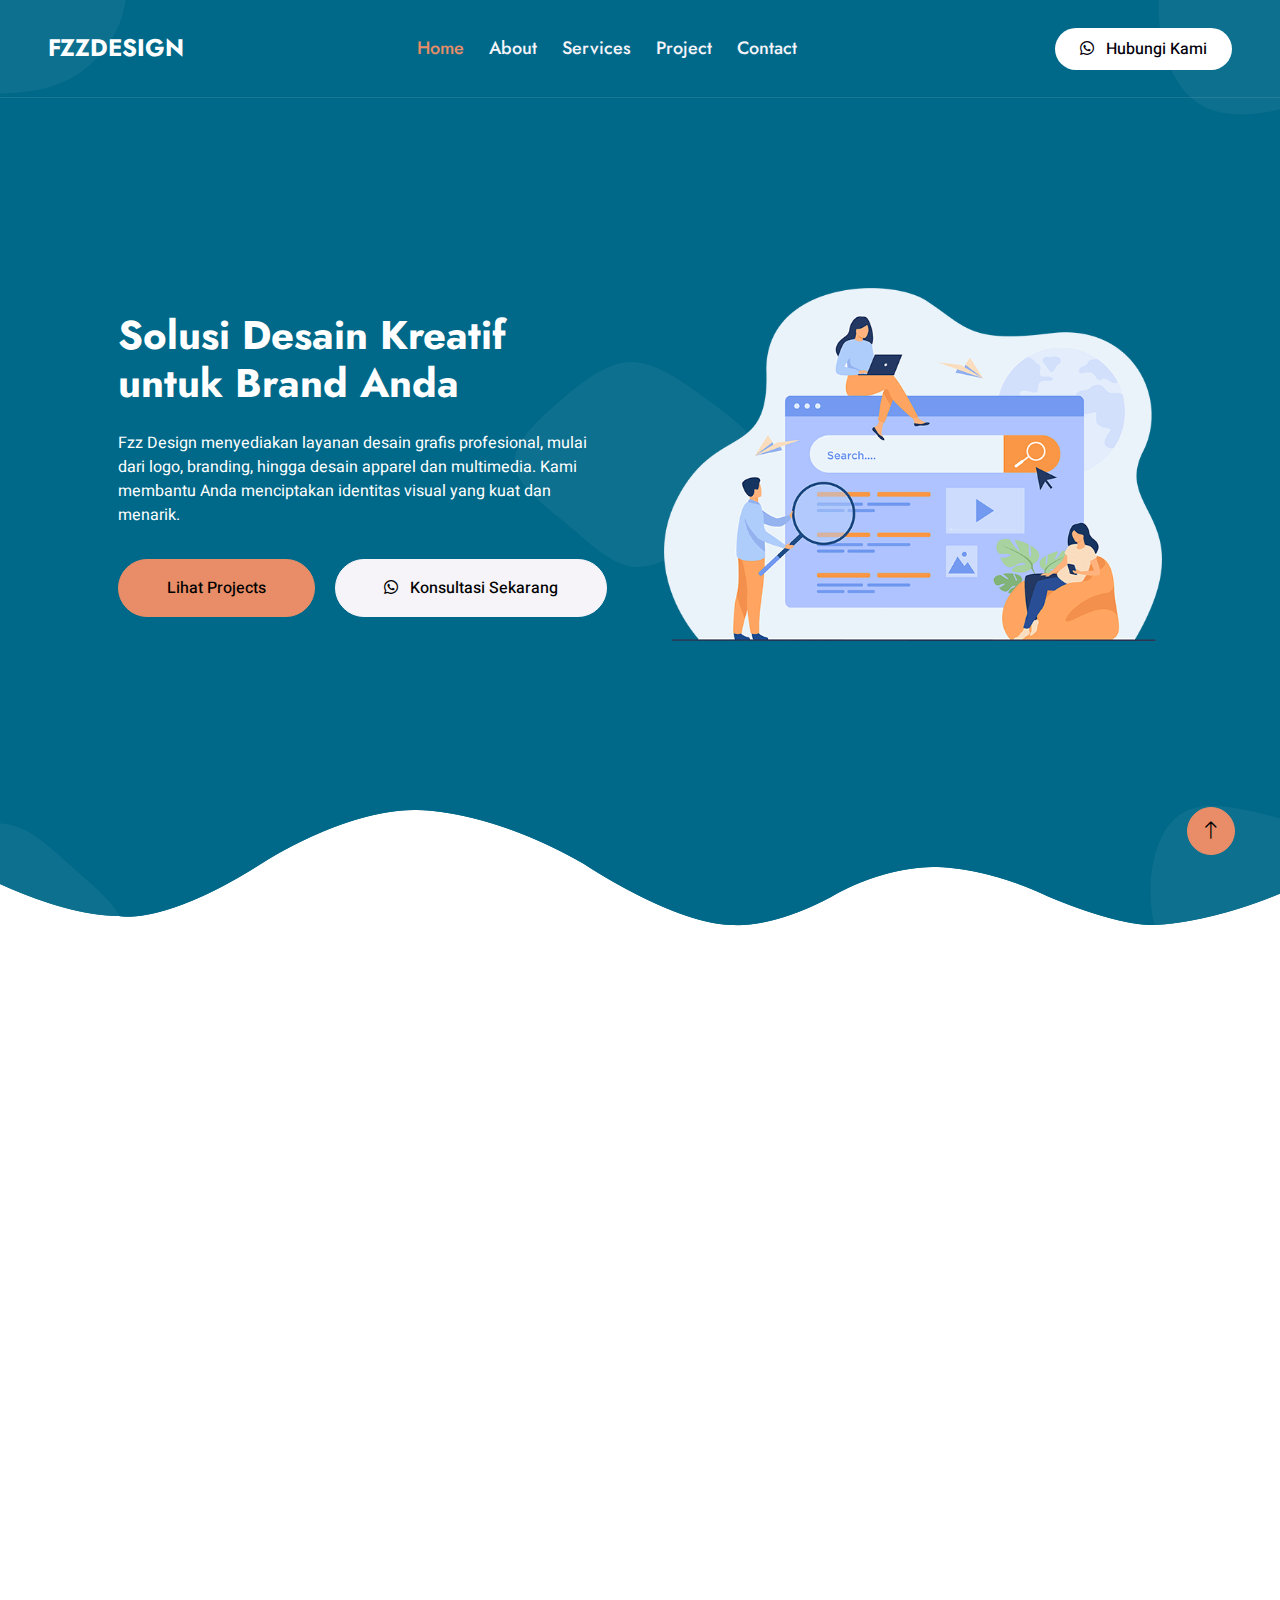
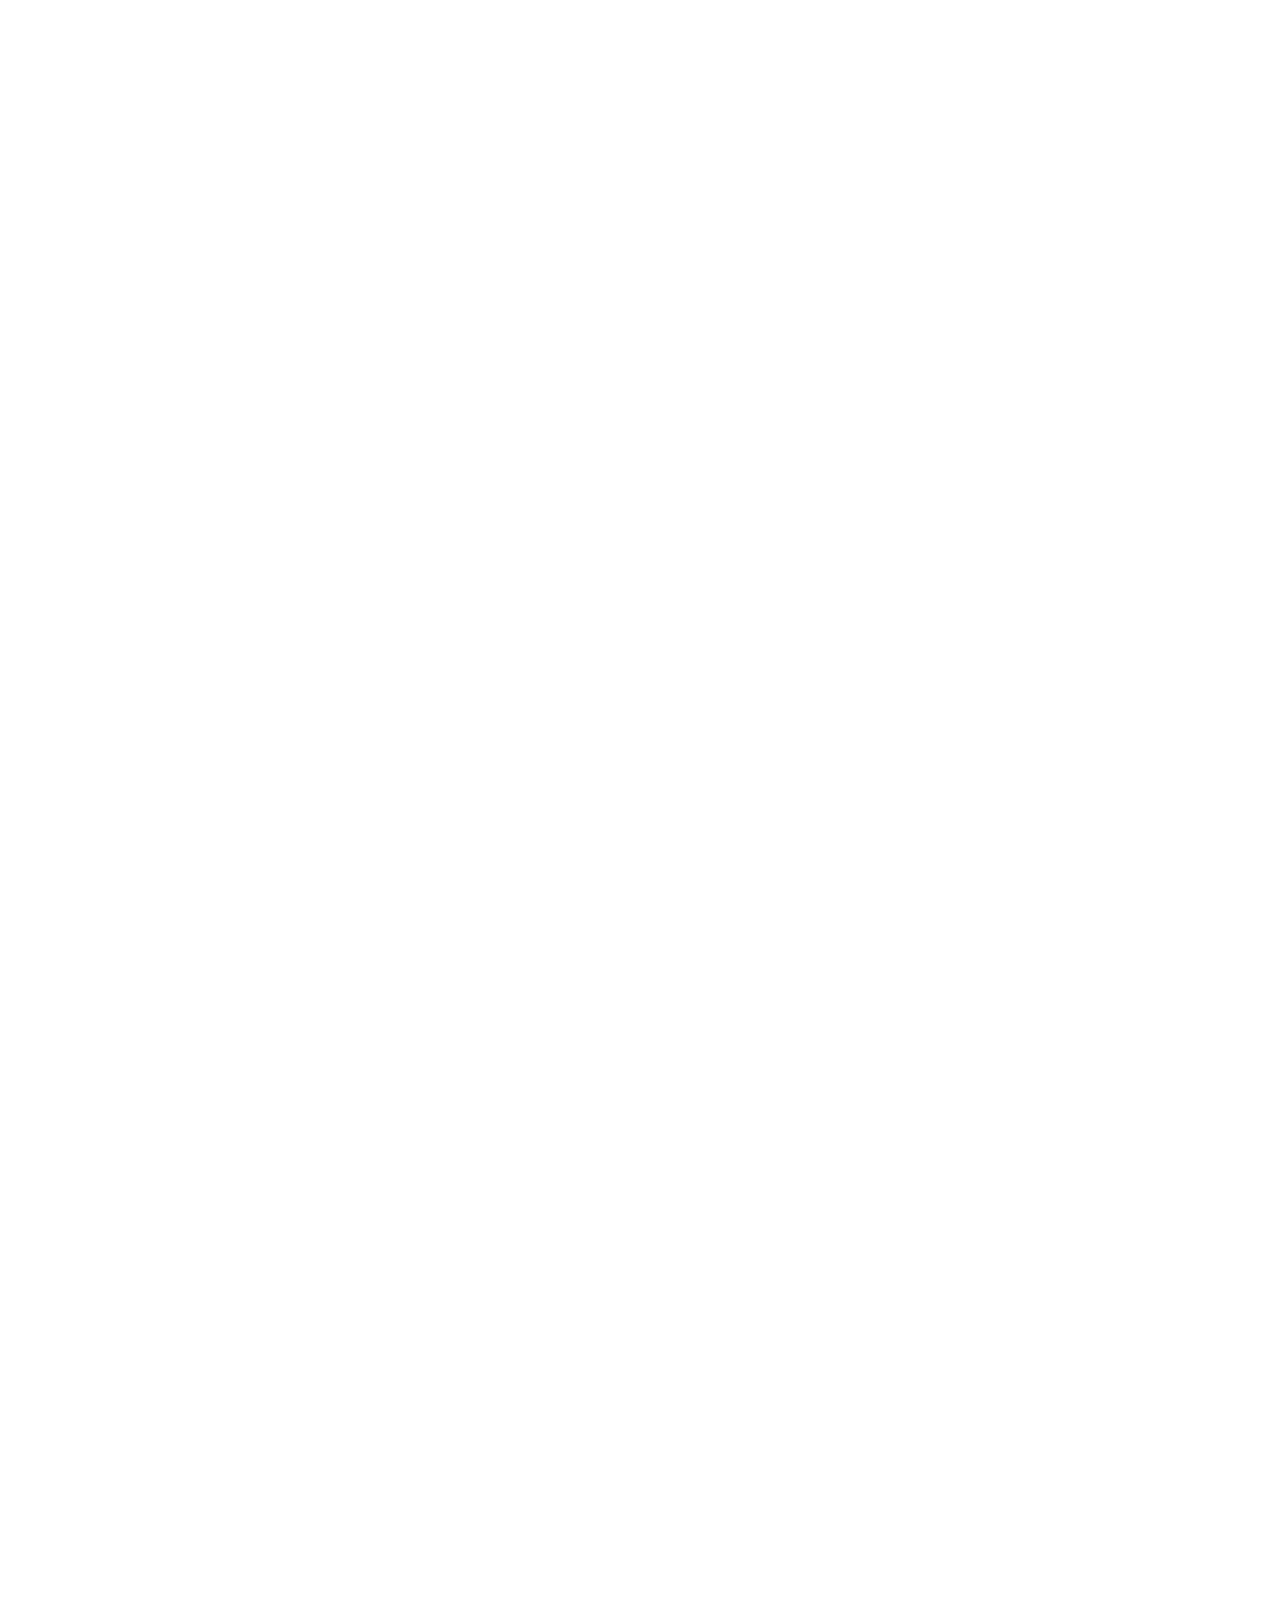
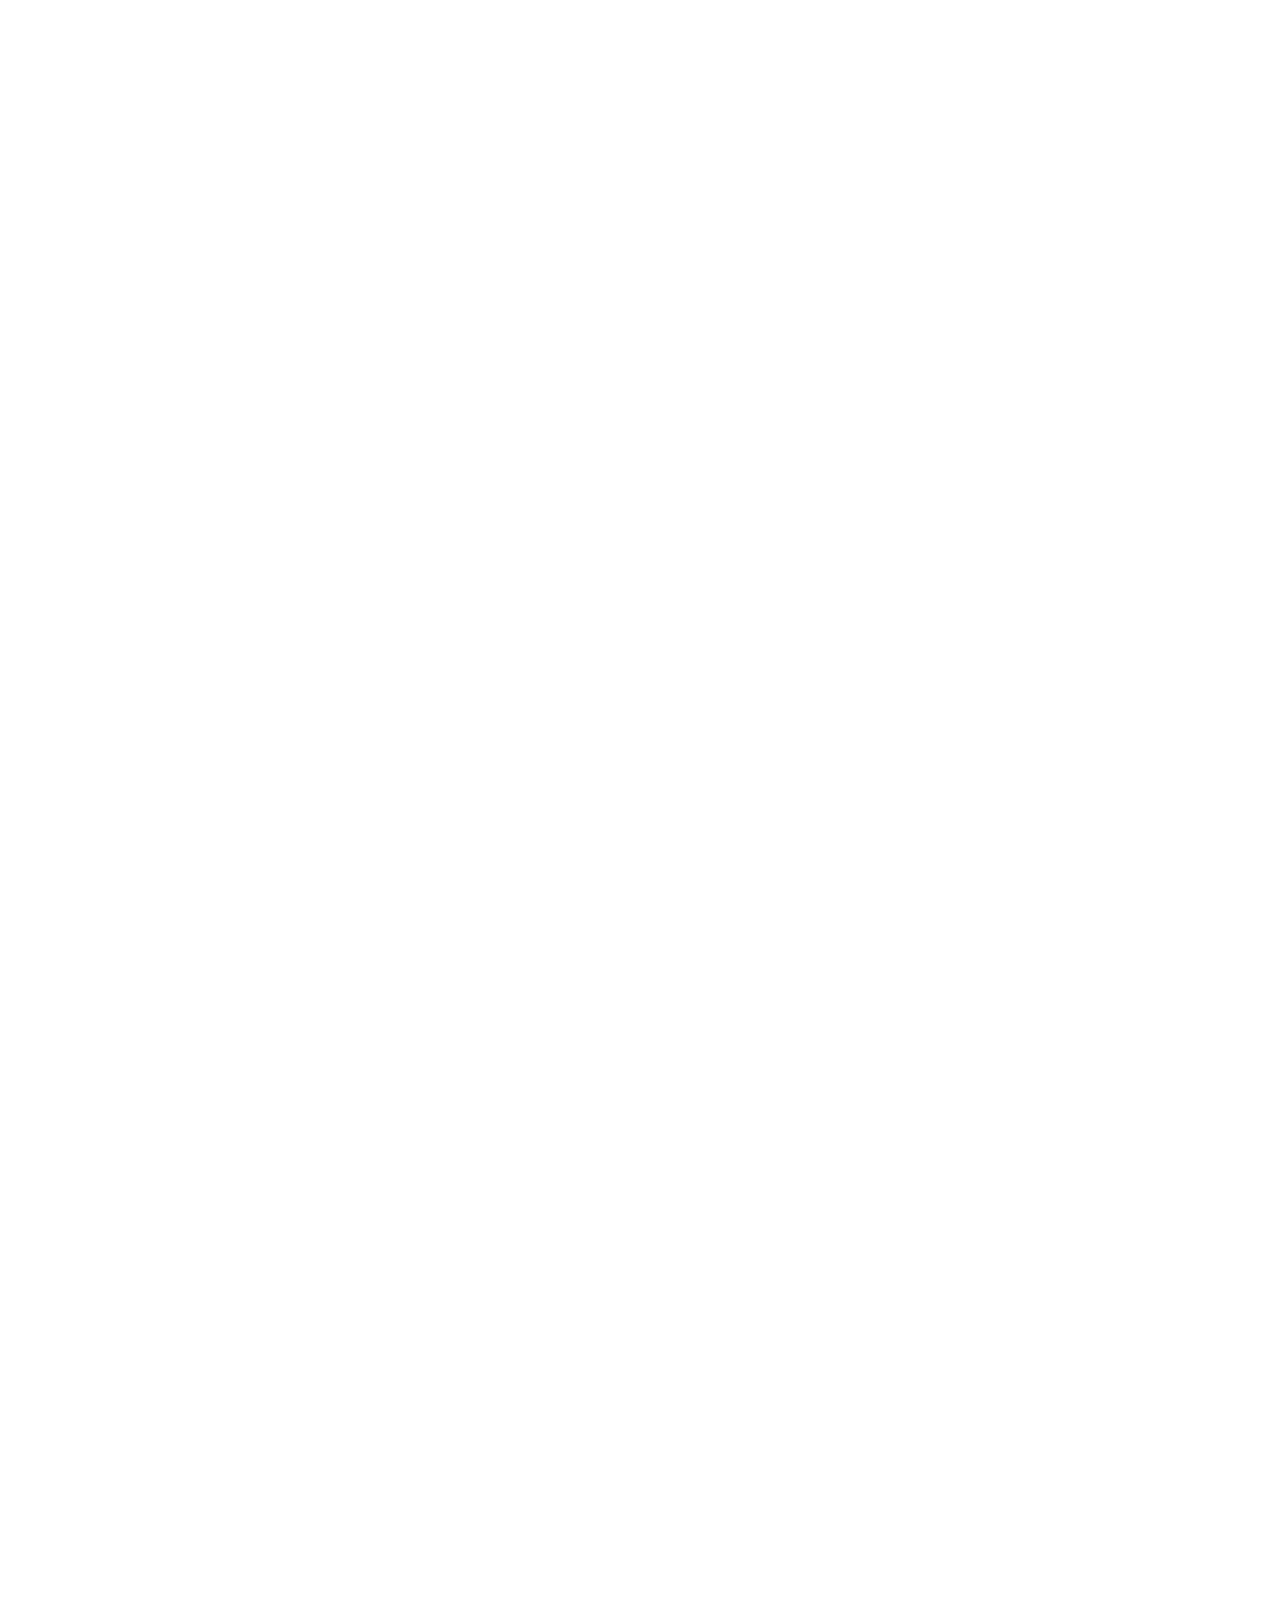
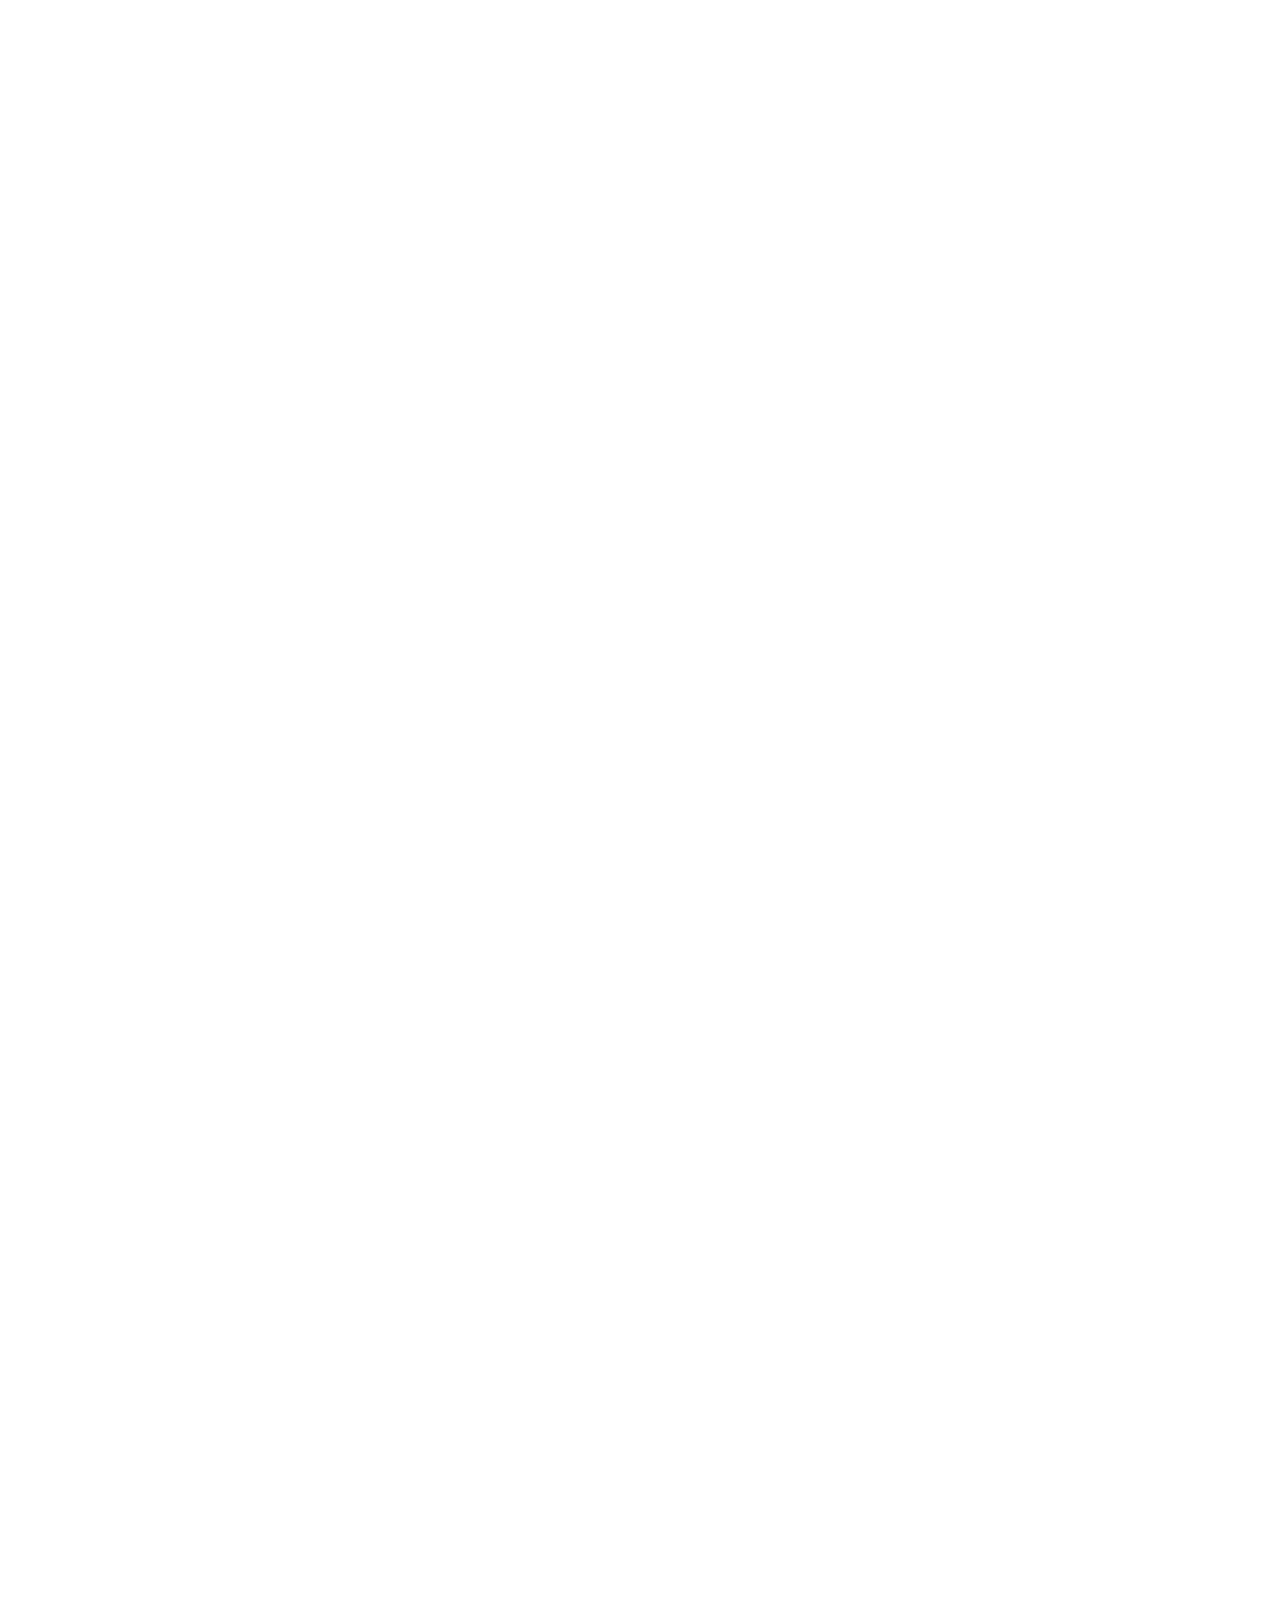
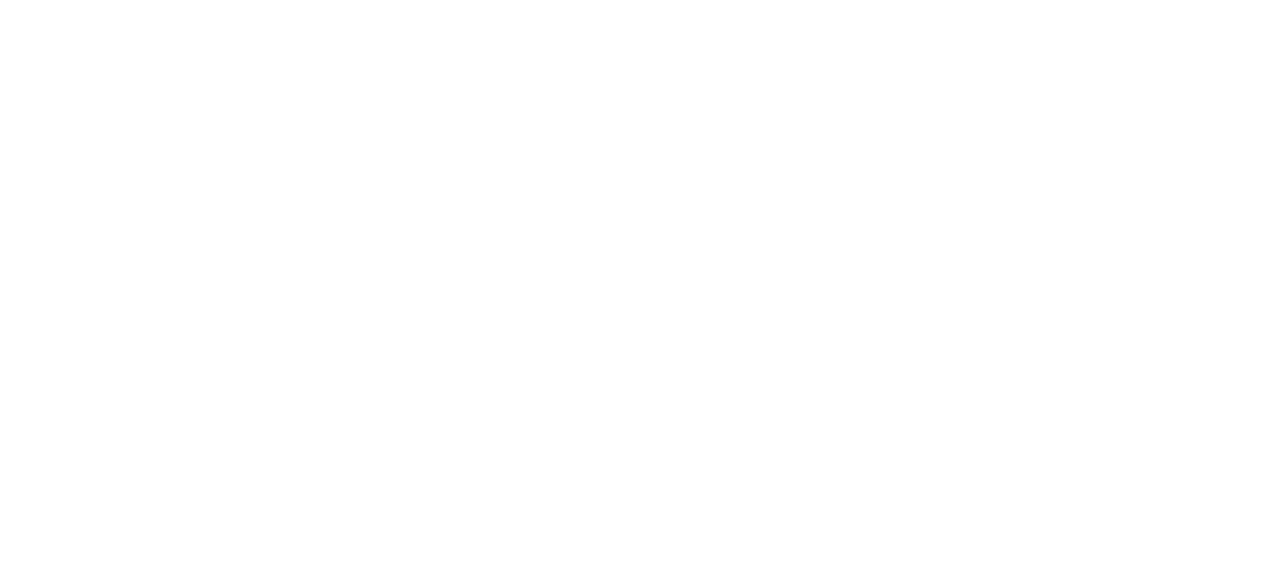
<file: index.html>
<!DOCTYPE html>
<html lang="en">
  <head>
    <meta charset="utf-8" />
    <title>Fzz Design Grafis | Jasa Desain Grafis Profesional</title>
    <meta name="viewport" content="width=device-width, initial-scale=1.0" />
    <meta
      name="keywords"
      content="desain grafis, jasa desain grafis, desain logo, desain brosur, desain kemasan, Fzz Design, kreatif"
    />
    <meta
      name="description"
      content="Fzz Design Grafis menawarkan jasa desain grafis profesional untuk kebutuhan bisnis Anda. Kami menyediakan desain logo, brosur, kemasan, dan materi promosi lainnya yang inovatif dan kreatif."
    />
    <meta name="author" content="Fzz Design Grafis" />

    <!-- Open Graph / Facebook -->
    <meta
      property="og:title"
      content="Fzz Design Grafis | Jasa Desain Grafis Profesional"
    />
    <meta
      property="og:description"
      content="Fzz Design Grafis menawarkan jasa desain grafis profesional untuk kebutuhan bisnis Anda. Dapatkan desain logo, brosur, kemasan, dan materi promosi yang kreatif."
    />
    <meta property="og:image" content="img/og-image.jpg" />
    <!-- Ganti dengan path gambar yang sesuai -->
    <meta property="og:url" content="https://www.fzzdsgn.my.id/" />
    <!-- Ganti dengan URL usaha Anda -->
    <meta property="og:type" content="website" />

    <!-- Twitter Card -->
    <meta name="twitter:card" content="summary_large_image" />
    <meta
      name="twitter:title"
      content="Fzz Design Grafis | Jasa Desain Grafis Profesional"
    />
    <meta
      name="twitter:description"
      content="Fzz Design Grafis menyediakan solusi desain grafis profesional untuk logo, brosur, kemasan, dan promosi bisnis Anda."
    />
    <meta name="twitter:image" content="img/og-image.jpg" />
    <!-- Ganti dengan path gambar yang sesuai -->

    <!-- Favicon -->
    <link href="img/favicon/favicon.ico" rel="icon" type="image/x-icon" />

    <!-- Google Web Fonts -->
    <link rel="preconnect" href="https://fonts.googleapis.com" />
    <link rel="preconnect" href="https://fonts.gstatic.com" crossorigin />
    <link
      href="https://fonts.googleapis.com/css2?family=Heebo:wght@400;500&family=Jost:wght@500;600;700&display=swap"
      rel="stylesheet"
    />

    <!-- Icon Font Stylesheet -->
    <link
      href="https://cdnjs.cloudflare.com/ajax/libs/font-awesome/5.10.0/css/all.min.css"
      rel="stylesheet"
    />
    <link
      href="https://cdn.jsdelivr.net/npm/bootstrap-icons@1.4.1/font/bootstrap-icons.css"
      rel="stylesheet"
    />

    <!-- Libraries Stylesheet -->
    <link href="lib/animate/animate.min.css" rel="stylesheet" />
    <link href="lib/owlcarousel/assets/owl.carousel.min.css" rel="stylesheet" />
    <link href="lib/lightbox/css/lightbox.min.css" rel="stylesheet" />

    <!-- Customized Bootstrap Stylesheet -->
    <link href="css/bootstrap.min.css" rel="stylesheet" />

    <!-- Template Stylesheet -->
    <link href="css/style.css" rel="stylesheet" />

    <!-- Structured Data for SEO -->
    <script type="application/ld+json">
      {
        "@context": "http://schema.org",
        "@type": "LocalBusiness",
        "name": "Fzz Design Grafis",
        "url": "https://www.fzzdsgn.my.id/",
        "logo": "https://www.fzzdesign.com/img/logo.png",
        "description": "Fzz Design Grafis menawarkan jasa desain grafis profesional untuk kebutuhan bisnis Anda, termasuk desain logo, brosur, kemasan, dan materi promosi.",
        "telephone": "+6283820151628,
      }
    </script>
  </head>

  <body>
    <div class="container-xxl bg-white p-0">
      <!-- Spinner Start -->
      <div
        id="spinner"
        class="show bg-white position-fixed translate-middle w-100 vh-100 top-50 start-50 d-flex align-items-center justify-content-center"
      >
        <div
          class="spinner-grow text-primary"
          style="width: 3rem; height: 3rem"
          role="status"
        >
          <span class="sr-only">Loading...</span>
        </div>
      </div>
      <!-- Spinner End -->

      <!-- Navbar & Hero Start -->
      <div class="container-xxl position-relative p-0">
        <nav
          class="navbar navbar-expand-lg navbar-light px-4 px-lg-5 py-3 py-lg-0"
        >
          <a href="index.html" class="navbar-brand p-0">
            <h1 class="m-0">FZZDESIGN</h1>
          </a>
          <button
            class="navbar-toggler"
            type="button"
            data-bs-toggle="collapse"
            data-bs-target="#navbarCollapse"
          >
            <span class="fa fa-bars"></span>
          </button>
          <div class="collapse navbar-collapse" id="navbarCollapse">
            <div class="navbar-nav mx-auto py-0">
              <a href="index.html" class="nav-item nav-link active">Home</a>
              <a href="about.html" class="nav-item nav-link">About</a>
              <a href="service.html" class="nav-item nav-link">Services</a>
              <a href="project.html" class="nav-item nav-link">Project</a>
              <a href="contact.html" class="nav-item nav-link">Contact</a>
            </div>
            <a
              href="https://wa.me/6283820151628"
              class="btn rounded-pill py-2 px-4 ms-3 d-none d-lg-block"
              target="_blank"
              rel="noopener noreferrer"
            >
              <i class="fab fa-whatsapp me-2"></i> Hubungi Kami
            </a>
          </div>
        </nav>

        <div class="container-xxl bg-primary hero-header">
          <div class="container px-lg-5">
            <div class="row g-5 align-items-center">
              <div class="col-lg-6 text-center text-lg-start">
                <h1 class="text-white mb-4 animated slideInDown">
                  Solusi Desain Kreatif untuk Brand Anda
                </h1>
                <p class="text-white pb-3 animated slideInDown">
                  Fzz Design menyediakan layanan desain grafis profesional,
                  mulai dari logo, branding, hingga desain apparel dan
                  multimedia. Kami membantu Anda menciptakan identitas visual
                  yang kuat dan menarik.
                </p>
                <a
                  href="#projects"
                  class="btn btn-secondary py-sm-3 px-sm-5 rounded-pill me-3 animated slideInLeft"
                >
                  Lihat Projects
                </a>
                <a
                  href="https://wa.me/6283820151628"
                  class="btn btn-light py-sm-3 px-sm-5 rounded-pill animated slideInRight"
                  target="_blank"
                  rel="noopener noreferrer"
                >
                  <i class="fab fa-whatsapp me-2"></i> Konsultasi Sekarang
                </a>
              </div>
              <div class="col-lg-6 text-center text-lg-start">
                <img
                  class="img-fluid animated zoomIn"
                  src="img/hero.png"
                  alt="Ilustrasi Desain Kreatif"
                />
              </div>
            </div>
          </div>
        </div>
      </div>
      <!-- Navbar & Hero End -->

      <!-- Feature Start -->
      <div class="container-xxl py-5">
        <div class="container py-5 px-lg-5">
          <div class="row g-4">
            <!-- Desain Logo & Branding -->
            <div class="col-lg-4 wow fadeInUp" data-wow-delay="0.1s">
              <div class="feature-item bg-light rounded text-center p-4">
                <i class="fas fa-3x fa-pen-nib text-primary mb-4"></i>
                <h5 class="mb-3">Desain Logo & Branding</h5>
                <p class="m-0">
                  Kreasi logo unik dan sistem branding lengkap untuk membangun
                  identitas visual yang kuat dan mudah diingat
                </p>
              </div>
            </div>

            <!-- Desain Cetak & Digital -->
            <div class="col-lg-4 wow fadeInUp" data-wow-delay="0.3s">
              <div class="feature-item bg-light rounded text-center p-4">
                <i class="fas fa-3x fa-object-group text-primary mb-4"></i>
                <h5 class="mb-3">Desain Multimédia</h5>
                <p class="m-0">
                  Solusi lengkap untuk kebutuhan cetak dan digital: banner,
                  poster, livery kendaraan, dan materi promosi lainnya
                </p>
              </div>
            </div>

            <!-- Desain Apparel -->
            <div class="col-lg-4 wow fadeInUp" data-wow-delay="0.5s">
              <div class="feature-item bg-light rounded text-center p-4">
                <i class="fas fa-3x fa-tshirt text-primary mb-4"></i>
                <h5 class="mb-3">Desain Apparel</h5>
                <p class="m-0">
                  Konsep desain apparel kreatif mulai jersey olahraga, kaos
                  retro, hingga merchandise eksklusif
                </p>
              </div>
            </div>
          </div>
        </div>
      </div>
      <!-- Feature End -->

      <!-- About Start -->
      <div class="container-xxl py-5">
        <div class="container py-5 px-lg-5">
          <div class="row g-5 align-items-center">
            <div class="col-lg-6 wow fadeInUp" data-wow-delay="0.1s">
              <p class="section-title text-secondary">
                Tentang Kami<span></span>
              </p>
              <h1 class="mb-5">
                #1 Studio Desain Kreatif dengan Pengalaman Profesional
              </h1>
              <p class="mb-4">
                FZZ Design menyediakan solusi desain kreatif untuk berbagai
                kebutuhan bisnis Anda. Spesialisasi kami dalam membuat identitas
                visual yang kuat dan memorable melalui:
              </p>
              <div class="skill mb-4">
                <div class="d-flex justify-content-between">
                  <p class="mb-2">Logo Design</p>
                  <p class="mb-2">100%</p>
                </div>
                <div class="progress">
                  <div
                    class="progress-bar bg-primary"
                    role="progressbar"
                    aria-valuenow="100"
                    aria-valuemin="0"
                    aria-valuemax="100"
                  ></div>
                </div>
              </div>
              <div class="skill mb-4">
                <div class="d-flex justify-content-between">
                  <p class="mb-2">Font Custom</p>
                  <p class="mb-2">100%</p>
                </div>
                <div class="progress">
                  <div
                    class="progress-bar bg-primary"
                    role="progressbar"
                    aria-valuenow="100"
                    aria-valuemin="0"
                    aria-valuemax="100"
                  ></div>
                </div>
              </div>
              <div class="skill mb-4">
                <div class="d-flex justify-content-between">
                  <p class="mb-2">Banner</p>
                  <p class="mb-2">100%</p>
                </div>
                <div class="progress">
                  <div
                    class="progress-bar bg-primary"
                    role="progressbar"
                    aria-valuenow="100"
                    aria-valuemin="0"
                    aria-valuemax="100"
                  ></div>
                </div>
              </div>
              <div class="skill mb-4">
                <div class="d-flex justify-content-between">
                  <p class="mb-2">Retro</p>
                  <p class="mb-2">100%</p>
                </div>
                <div class="progress">
                  <div
                    class="progress-bar bg-primary"
                    role="progressbar"
                    aria-valuenow="100"
                    aria-valuemin="0"
                    aria-valuemax="100"
                  ></div>
                </div>
              </div>
              <div class="skill mb-4">
                <div class="d-flex justify-content-between">
                  <p class="mb-2">Jersey</p>
                  <p class="mb-2">100%</p>
                </div>
                <div class="progress">
                  <div
                    class="progress-bar bg-primary"
                    role="progressbar"
                    aria-valuenow="100"
                    aria-valuemin="0"
                    aria-valuemax="100"
                  ></div>
                </div>
              </div>
              <div class="skill mb-4">
                <div class="d-flex justify-content-between">
                  <p class="mb-2">Poster</p>
                  <p class="mb-2">100%</p>
                </div>
                <div class="progress">
                  <div
                    class="progress-bar bg-primary"
                    role="progressbar"
                    aria-valuenow="100"
                    aria-valuemin="0"
                    aria-valuemax="100"
                  ></div>
                </div>
              </div>
              <div class="skill mb-4">
                <div class="d-flex justify-content-between">
                  <p class="mb-2">Livery</p>
                  <p class="mb-2">100%</p>
                </div>
                <div class="progress">
                  <div
                    class="progress-bar bg-primary"
                    role="progressbar"
                    aria-valuenow="100"
                    aria-valuemin="0"
                    aria-valuemax="100"
                  ></div>
                </div>
              </div>
              <a
                href="https://wa.me/6283820151628"
                class="btn btn-primary py-sm-3 px-sm-5 rounded-pill mt-3"
                ><i class="fab fa-whatsapp me-2"></i> Dapatkan Penawaran</a
              >
            </div>
            <div class="col-lg-6">
              <img
                class="img-fluid wow zoomIn"
                data-wow-delay="0.5s"
                src="img/about.png"
              />
            </div>
          </div>
        </div>
      </div>
      <!-- About End -->

      <!-- Facts Start -->
      <div
        class="container-xxl bg-primary fact py-5 wow fadeInUp"
        data-wow-delay="0.1s"
      >
        <div class="container py-5 px-lg-5">
          <div class="row g-4">
            <!-- Pengalaman -->
            <div
              class="col-md-6 col-lg-3 text-center wow fadeIn"
              data-wow-delay="0.1s"
            >
              <i class="fas fa-pen-nib fa-3x text-secondary mb-3"></i>
              <h1 class="text-white mb-2" data-toggle="counter-up">5</h1>
              <p class="text-white mb-0">Tahun Pengalaman</p>
            </div>

            <!-- Klien Puas -->
            <div
              class="col-md-6 col-lg-3 text-center wow fadeIn"
              data-wow-delay="0.3s"
            >
              <i class="fas fa-smile fa-3x text-secondary mb-3"></i>
              <h1 class="text-white mb-2" data-toggle="counter-up">250</h1>
              <p class="text-white mb-0">Klien Puas</p>
            </div>

            <!-- Proyek Selesai -->
            <div
              class="col-md-6 col-lg-3 text-center wow fadeIn"
              data-wow-delay="0.5s"
            >
              <i class="fas fa-check-circle fa-3x text-secondary mb-3"></i>
              <h1 class="text-white mb-2" data-toggle="counter-up">500</h1>
              <p class="text-white mb-0">Proyek Selesai</p>
            </div>

            <!-- Revisi Garansi -->
            <div
              class="col-md-6 col-lg-3 text-center wow fadeIn"
              data-wow-delay="0.7s"
            >
              <i class="fas fa-sync-alt fa-3x text-secondary mb-3"></i>
              <h1 class="text-white mb-2" data-toggle="counter-up">100</h1>
              <p class="text-white mb-0">Revisi Garansi</p>
            </div>
          </div>
        </div>
      </div>
      <!-- Facts End -->

      <!-- Projects Start -->
      <div class="container-xxl py-5" id="projects">
        <div class="container py-5 px-lg-5">
          <div class="wow fadeInUp" data-wow-delay="0.1s">
            <p class="section-title text-secondary justify-content-center">
              <span></span>Proyek Kami<span></span>
            </p>
            <h1 class="text-center mb-5">Proyek yang Telah Selesai</h1>
          </div>
          <div class="row g-4 portfolio-container">
            <!-- Portfolio item 1 -->
            <div
              class="col-lg-4 col-md-6 portfolio-item wow fadeInUp"
              data-wow-delay="0.1s"
            >
              <div class="position-relative rounded overflow-hidden">
                <img
                  class="img-fluid w-100 rounded"
                  style="height: 300px; object-fit: cover"
                  src="img/portfolio-1.jpg"
                  alt=""
                />
                <div class="portfolio-overlay">
                  <a
                    class="btn btn-square btn-outline-light mx-1"
                    href="img/portfolio-1.jpg"
                    data-lightbox="portfolio"
                  >
                    <i class="fa fa-eye"></i>
                  </a>
                </div>
              </div>
            </div>

            <!-- Portfolio item 2 -->
            <div
              class="col-lg-4 col-md-6 portfolio-item wow fadeInUp"
              data-wow-delay="0.3s"
            >
              <div class="position-relative rounded overflow-hidden">
                <img
                  class="img-fluid w-100 rounded"
                  style="height: 300px; object-fit: cover"
                  src="img/portfolio-2.jpg"
                  alt=""
                />
                <div class="portfolio-overlay">
                  <a
                    class="btn btn-square btn-outline-light mx-1"
                    href="img/portfolio-2.jpg"
                    data-lightbox="portfolio"
                  >
                    <i class="fa fa-eye"></i>
                  </a>
                </div>
              </div>
            </div>

            <!-- Portfolio item 3 -->
            <div
              class="col-lg-4 col-md-6 portfolio-item wow fadeInUp"
              data-wow-delay="0.5s"
            >
              <div class="position-relative rounded overflow-hidden">
                <img
                  class="img-fluid w-100 rounded"
                  style="height: 300px; object-fit: cover"
                  src="img/portfolio-3.jpg"
                  alt=""
                />
                <div class="portfolio-overlay">
                  <a
                    class="btn btn-square btn-outline-light mx-1"
                    href="img/portfolio-3.jpg"
                    data-lightbox="portfolio"
                  >
                    <i class="fa fa-eye"></i>
                  </a>
                </div>
              </div>
            </div>

            <!-- Portfolio item 4 -->
            <div
              class="col-lg-4 col-md-6 portfolio-item wow fadeInUp"
              data-wow-delay="0.1s"
            >
              <div class="position-relative rounded overflow-hidden">
                <img
                  class="img-fluid w-100 rounded"
                  style="height: 300px; object-fit: cover"
                  src="img/portfolio-4.jpg"
                  alt=""
                />
                <div class="portfolio-overlay">
                  <a
                    class="btn btn-square btn-outline-light mx-1"
                    href="img/portfolio-4.jpg"
                    data-lightbox="portfolio"
                  >
                    <i class="fa fa-eye"></i>
                  </a>
                </div>
              </div>
            </div>

            <!-- Portfolio item 5 -->
            <div
              class="col-lg-4 col-md-6 portfolio-item wow fadeInUp"
              data-wow-delay="0.3s"
            >
              <div class="position-relative rounded overflow-hidden">
                <img
                  class="img-fluid w-100 rounded"
                  style="height: 300px; object-fit: cover"
                  src="img/portfolio-5.jpg"
                  alt=""
                />
                <div class="portfolio-overlay">
                  <a
                    class="btn btn-square btn-outline-light mx-1"
                    href="img/portfolio-5.jpg"
                    data-lightbox="portfolio"
                  >
                    <i class="fa fa-eye"></i>
                  </a>
                </div>
              </div>
            </div>

            <!-- Portfolio item 6 -->
            <div
              class="col-lg-4 col-md-6 portfolio-item wow fadeInUp"
              data-wow-delay="0.5s"
            >
              <div class="position-relative rounded overflow-hidden">
                <img
                  class="img-fluid w-100 rounded"
                  style="height: 300px; object-fit: cover"
                  src="img/portfolio-6.jpg"
                  alt=""
                />
                <div class="portfolio-overlay">
                  <a
                    class="btn btn-square btn-outline-light mx-1"
                    href="img/portfolio-6.jpg"
                    data-lightbox="portfolio"
                  >
                    <i class="fa fa-eye"></i>
                  </a>
                </div>
              </div>
            </div>

            <!-- Portfolio item 7 -->
            <div
              class="col-lg-4 col-md-6 portfolio-item wow fadeInUp"
              data-wow-delay="0.1s"
            >
              <div class="position-relative rounded overflow-hidden">
                <img
                  class="img-fluid w-100 rounded"
                  style="height: 300px; object-fit: cover"
                  src="img/portfolio-7.jpg"
                  alt=""
                />
                <div class="portfolio-overlay">
                  <a
                    class="btn btn-square btn-outline-light mx-1"
                    href="img/portfolio-7.jpg"
                    data-lightbox="portfolio"
                  >
                    <i class="fa fa-eye"></i>
                  </a>
                </div>
              </div>
            </div>

            <!-- Portfolio item 8 -->
            <div
              class="col-lg-4 col-md-6 portfolio-item wow fadeInUp"
              data-wow-delay="0.3s"
            >
              <div class="position-relative rounded overflow-hidden">
                <img
                  class="img-fluid w-100 rounded"
                  style="height: 300px; object-fit: cover"
                  src="img/portfolio-8.jpg"
                  alt=""
                />
                <div class="portfolio-overlay">
                  <a
                    class="btn btn-square btn-outline-light mx-1"
                    href="img/portfolio-8.jpg"
                    data-lightbox="portfolio"
                  >
                    <i class="fa fa-eye"></i>
                  </a>
                </div>
              </div>
            </div>

            <!-- Portfolio item 9 -->
            <div
              class="col-lg-4 col-md-6 portfolio-item wow fadeInUp"
              data-wow-delay="0.5s"
            >
              <div class="position-relative rounded overflow-hidden">
                <img
                  class="img-fluid w-100 rounded"
                  style="height: 300px; object-fit: cover"
                  src="img/portfolio-9.jpg"
                  alt=""
                />
                <div class="portfolio-overlay">
                  <a
                    class="btn btn-square btn-outline-light mx-1"
                    href="img/portfolio-9.jpg"
                    data-lightbox="portfolio"
                  >
                    <i class="fa fa-eye"></i>
                  </a>
                </div>
              </div>
            </div>

            <!-- Portfolio item 10 -->
            <div
              class="col-lg-4 col-md-6 portfolio-item wow fadeInUp"
              data-wow-delay="0.1s"
            >
              <div class="position-relative rounded overflow-hidden">
                <img
                  class="img-fluid w-100 rounded"
                  style="height: 300px; object-fit: cover"
                  src="img/portfolio-10.jpg"
                  alt=""
                />
                <div class="portfolio-overlay">
                  <a
                    class="btn btn-square btn-outline-light mx-1"
                    href="img/portfolio-10.jpg"
                    data-lightbox="portfolio"
                  >
                    <i class="fa fa-eye"></i>
                  </a>
                </div>
              </div>
            </div>

            <!-- Portfolio item 11 -->
            <div
              class="col-lg-4 col-md-6 portfolio-item wow fadeInUp"
              data-wow-delay="0.3s"
            >
              <div class="position-relative rounded overflow-hidden">
                <img
                  class="img-fluid w-100 rounded"
                  style="height: 300px; object-fit: cover"
                  src="img/portfolio-11.jpg"
                  alt=""
                />
                <div class="portfolio-overlay">
                  <a
                    class="btn btn-square btn-outline-light mx-1"
                    href="img/portfolio-11.jpg"
                    data-lightbox="portfolio"
                  >
                    <i class="fa fa-eye"></i>
                  </a>
                </div>
              </div>
            </div>

            <!-- Portfolio item 12 -->
            <div
              class="col-lg-4 col-md-6 portfolio-item wow fadeInUp"
              data-wow-delay="0.5s"
            >
              <div class="position-relative rounded overflow-hidden">
                <img
                  class="img-fluid w-100 rounded"
                  style="height: 300px; object-fit: cover"
                  src="img/portfolio-12.jpg"
                  alt=""
                />
                <div class="portfolio-overlay">
                  <a
                    class="btn btn-square btn-outline-light mx-1"
                    href="img/portfolio-12.jpg"
                    data-lightbox="portfolio"
                  >
                    <i class="fa fa-eye"></i>
                  </a>
                </div>
              </div>
            </div>

            <!-- Portfolio item 13 -->
            <div
              class="col-lg-4 col-md-6 portfolio-item wow fadeInUp"
              data-wow-delay="0.1s"
            >
              <div class="position-relative rounded overflow-hidden">
                <img
                  class="img-fluid w-100 rounded"
                  style="height: 300px; object-fit: cover"
                  src="img/portfolio-13.jpg"
                  alt=""
                />
                <div class="portfolio-overlay">
                  <a
                    class="btn btn-square btn-outline-light mx-1"
                    href="img/portfolio-13.jpg"
                    data-lightbox="portfolio"
                  >
                    <i class="fa fa-eye"></i>
                  </a>
                </div>
              </div>
            </div>

            <!-- Portfolio item 14 -->
            <div
              class="col-lg-4 col-md-6 portfolio-item wow fadeInUp"
              data-wow-delay="0.3s"
            >
              <div class="position-relative rounded overflow-hidden">
                <img
                  class="img-fluid w-100 rounded"
                  style="height: 300px; object-fit: cover"
                  src="img/portfolio-14.jpg"
                  alt=""
                />
                <div class="portfolio-overlay">
                  <a
                    class="btn btn-square btn-outline-light mx-1"
                    href="img/portfolio-14.jpg"
                    data-lightbox="portfolio"
                  >
                    <i class="fa fa-eye"></i>
                  </a>
                </div>
              </div>
            </div>

            <!-- Portfolio item 15 -->
            <div
              class="col-lg-4 col-md-6 portfolio-item wow fadeInUp"
              data-wow-delay="0.5s"
            >
              <div class="position-relative rounded overflow-hidden">
                <img
                  class="img-fluid w-100 rounded"
                  style="height: 300px; object-fit: cover"
                  src="img/portfolio-15.jpg"
                  alt=""
                />
                <div class="portfolio-overlay">
                  <a
                    class="btn btn-square btn-outline-light mx-1"
                    href="img/portfolio-15.jpg"
                    data-lightbox="portfolio"
                  >
                    <i class="fa fa-eye"></i>
                  </a>
                </div>
              </div>
            </div>
          </div>
        </div>
      </div>
      <!-- Projects End -->

      <!-- Newsletter Start -->
      <div
        class="container-xxl bg-primary newsletter py-5 wow fadeInUp"
        data-wow-delay="0.1s"
      >
        <div class="container py-5 px-lg-5">
          <div class="row justify-content-center">
            <div class="col-lg-7 text-center">
              <p class="section-title text-white justify-content-center">
                <span></span>Berlangganan<span></span>
              </p>
              <h1 class="text-center text-white mb-4">
                Dapatkan Update & Penawaran Spesial
              </h1>
              <p class="text-white mb-4">
                Daftarkan email Anda untuk mendapatkan informasi terbaru tentang
                layanan desain, promo menarik, dan tips kreatif langsung ke
                inbox Anda.
              </p>
              <form
                action="mailto:hanifarsyad180@gmail.com"
                method="post"
                enctype="text/plain"
              >
                <div class="position-relative w-100 mt-3">
                  <input
                    class="form-control border-0 rounded-pill w-100 ps-4 pe-5"
                    type="email"
                    name="email"
                    placeholder="Masukkan Email Anda"
                    style="height: 48px"
                    required
                  />
                  <button
                    type="submit"
                    class="btn shadow-none position-absolute top-0 end-0 mt-1 me-2"
                  >
                    <i class="fa fa-paper-plane text-primary fs-4"></i>
                  </button>
                </div>
              </form>
              <p class="text-white mt-3">
                <small
                  >Kami tidak akan mengirim spam. Unsubscribe kapan saja.</small
                >
              </p>
            </div>
          </div>
        </div>
      </div>
      <!-- Newsletter End -->

      <!-- Testimonial Start -->
      <div class="container-xxl py-5 wow fadeInUp" data-wow-delay="0.1s">
        <div class="container py-5 px-lg-5">
          <p class="section-title text-secondary justify-content-center">
            <span></span>Testimoni<span></span>
          </p>
          <h1 class="text-center mb-5">Apa Kata Klien Kami!</h1>
          <div class="owl-carousel testimonial-carousel">
            <div class="testimonial-item bg-light rounded my-4">
              <p class="fs-5">
                <i class="fa fa-quote-left fa-4x text-primary mt-n4 me-3"></i>
                Jasa desain grafis yang profesional dan kreatif. Desain yang
                dihasilkan sangat sesuai dengan identitas brand kami dan mampu
                menarik perhatian pelanggan.
              </p>
              <div class="d-flex align-items-center">
                <div class="ps-4">
                  <h5 class="mb-1">Agus Prasetyo</h5>
                  <span>Pengusaha</span>
                </div>
              </div>
            </div>
            <div class="testimonial-item bg-light rounded my-4">
              <p class="fs-5">
                <i class="fa fa-quote-left fa-4x text-primary mt-n4 me-3"></i>
                Tim desain grafis yang berdedikasi tinggi dan responsif terhadap
                kebutuhan kami. Proses pengerjaan cepat dan hasil akhir yang
                memukau.
              </p>
              <div class="d-flex align-items-center">
                <div class="ps-4">
                  <h5 class="mb-1">Rina Sari</h5>
                  <span>Desainer</span>
                </div>
              </div>
            </div>
            <div class="testimonial-item bg-light rounded my-4">
              <p class="fs-5">
                <i class="fa fa-quote-left fa-4x text-primary mt-n4 me-3"></i>
                Hasil desain sangat inovatif dan memenuhi ekspektasi. Pengalaman
                bekerja dengan tim ini sangat menyenangkan dan profesional.
              </p>
              <div class="d-flex align-items-center">
                <div class="ps-4">
                  <h5 class="mb-1">Dewi Lestari</h5>
                  <span>Marketing Manager</span>
                </div>
              </div>
            </div>
          </div>
        </div>
      </div>
      <!-- Testimonial End -->

      <!-- Footer Start -->
      <div
        class="container-fluid bg-primary text-light footer wow fadeIn"
        data-wow-delay="0.1s"
      >
        <div class="container py-5 px-lg-5">
          <div class="row g-5">
            <div class="col-md-6 col-lg-3">
              <p class="section-title text-white h5 mb-4">
                Address<span></span>
              </p>
              <p><i class="fa fa-phone-alt me-2"></i>+6283820151628</p>
              <p><i class="fa fa-envelope me-2"></i>hanifarsyad180@gmail.com</p>
              <div class="d-flex pt-2">
                <a
                  class="btn btn-outline-light btn-social"
                  href="https://www.instagram.com/fzzdsgn/"
                  ><i class="fab fa-instagram"></i
                ></a>
              </div>
            </div>
            <div class="col-md-6 col-lg-3">
              <p class="section-title text-white h5 mb-4">
                Quick Link<span></span>
              </p>
              <a class="btn btn-link" href="about.html">About</a>
              <a class="btn btn-link" href="project.html">Project</a>
              <a class="btn btn-link" href="service.html">Services</a>
              <a class="btn btn-link" href="contact.html">Contact</a>
            </div>
            <div class="col-md-6 col-lg-3">
              <p class="section-title text-white h5 mb-4">
                Gallery<span></span>
              </p>
              <div class="row g-2">
                <div class="col-4">
                  <img
                    class="img-fluid d-block mx-auto"
                    style="width: 100px; height: 100px; object-fit: cover"
                    src="img/portfolio-1.jpg"
                    alt="Image"
                  />
                </div>
                <div class="col-4">
                  <img
                    class="img-fluid d-block mx-auto"
                    style="width: 100px; height: 100px; object-fit: cover"
                    src="img/portfolio-2.jpg"
                    alt="Image"
                  />
                </div>
                <div class="col-4">
                  <img
                    class="img-fluid d-block mx-auto"
                    style="width: 100px; height: 100px; object-fit: cover"
                    src="img/portfolio-3.jpg"
                    alt="Image"
                  />
                </div>
                <div class="col-4">
                  <img
                    class="img-fluid d-block mx-auto"
                    style="width: 100px; height: 100px; object-fit: cover"
                    src="img/portfolio-4.jpg"
                    alt="Image"
                  />
                </div>
                <div class="col-4">
                  <img
                    class="img-fluid d-block mx-auto"
                    style="width: 100px; height: 100px; object-fit: cover"
                    src="img/portfolio-5.jpg"
                    alt="Image"
                  />
                </div>
                <div class="col-4">
                  <img
                    class="img-fluid d-block mx-auto"
                    style="width: 100px; height: 100px; object-fit: cover"
                    src="img/portfolio-6.jpg"
                    alt="Image"
                  />
                </div>
              </div>
            </div>

            <div class="col-md-6 col-lg-3">
              <p class="section-title text-white h5 mb-4">
                Konsultasi<span></span>
              </p>
              <p>Dapatkan solusi terbaik untuk kebutuhan Anda.</p>
              <form
                action="mailto:hanifarsyad180@gmail.com"
                method="post"
                enctype="text/plain"
              >
                <div class="position-relative w-100 mt-3">
                  <input
                    class="form-control border-0 rounded-pill w-100 ps-4 pe-5"
                    type="email"
                    placeholder="Email Anda"
                    style="height: 48px"
                    name="email"
                    required
                  />
                  <button
                    type="submit"
                    class="btn shadow-none position-absolute top-0 end-0 mt-1 me-2"
                  >
                    <i class="fa fa-paper-plane text-primary fs-4"></i>
                  </button>
                </div>
              </form>
            </div>
          </div>
        </div>
        <div class="container px-lg-5">
          <div class="copyright">
            <div class="row">
              <div class="col-md-6 text-center text-md-start mb-3 mb-md-0">
                &copy;
                <a class="border-bottom" href="https://www.fzzdsgn.my.id/"
                  >fzzdsgn.my.id</a
                >, All Right Reserved.

                <!--/*** This template is free as long as you keep the footer author’s credit link/attribution link/backlink. If you'd like to use the template without the footer author’s credit link/attribution link/backlink, you can purchase the Credit Removal License from "https://htmlcodex.com/credit-removal". Thank you for your support. ***/-->
                Designed By
                <a
                  class="border-bottom"
                  href="https://sites.google.com/view/arsithra/halaman-muka"
                  >Arsithra</a
                >
              </div>
            </div>
          </div>
        </div>
      </div>
      <!-- Footer End -->

      <!-- Back to Top -->
      <a href="#" class="btn btn-lg btn-secondary btn-lg-square back-to-top"
        ><i class="bi bi-arrow-up"></i
      ></a>
    </div>

    <!-- JavaScript Libraries -->
    <script src="https://code.jquery.com/jquery-3.4.1.min.js"></script>
    <script src="https://cdn.jsdelivr.net/npm/bootstrap@5.0.0/dist/js/bootstrap.bundle.min.js"></script>
    <script src="lib/wow/wow.min.js"></script>
    <script src="lib/easing/easing.min.js"></script>
    <script src="lib/waypoints/waypoints.min.js"></script>
    <script src="lib/counterup/counterup.min.js"></script>
    <script src="lib/owlcarousel/owl.carousel.min.js"></script>
    <script src="lib/isotope/isotope.pkgd.min.js"></script>
    <script src="lib/lightbox/js/lightbox.min.js"></script>

    <!-- Template Javascript -->
    <script src="js/main.js"></script>
  </body>
</html>
</file>
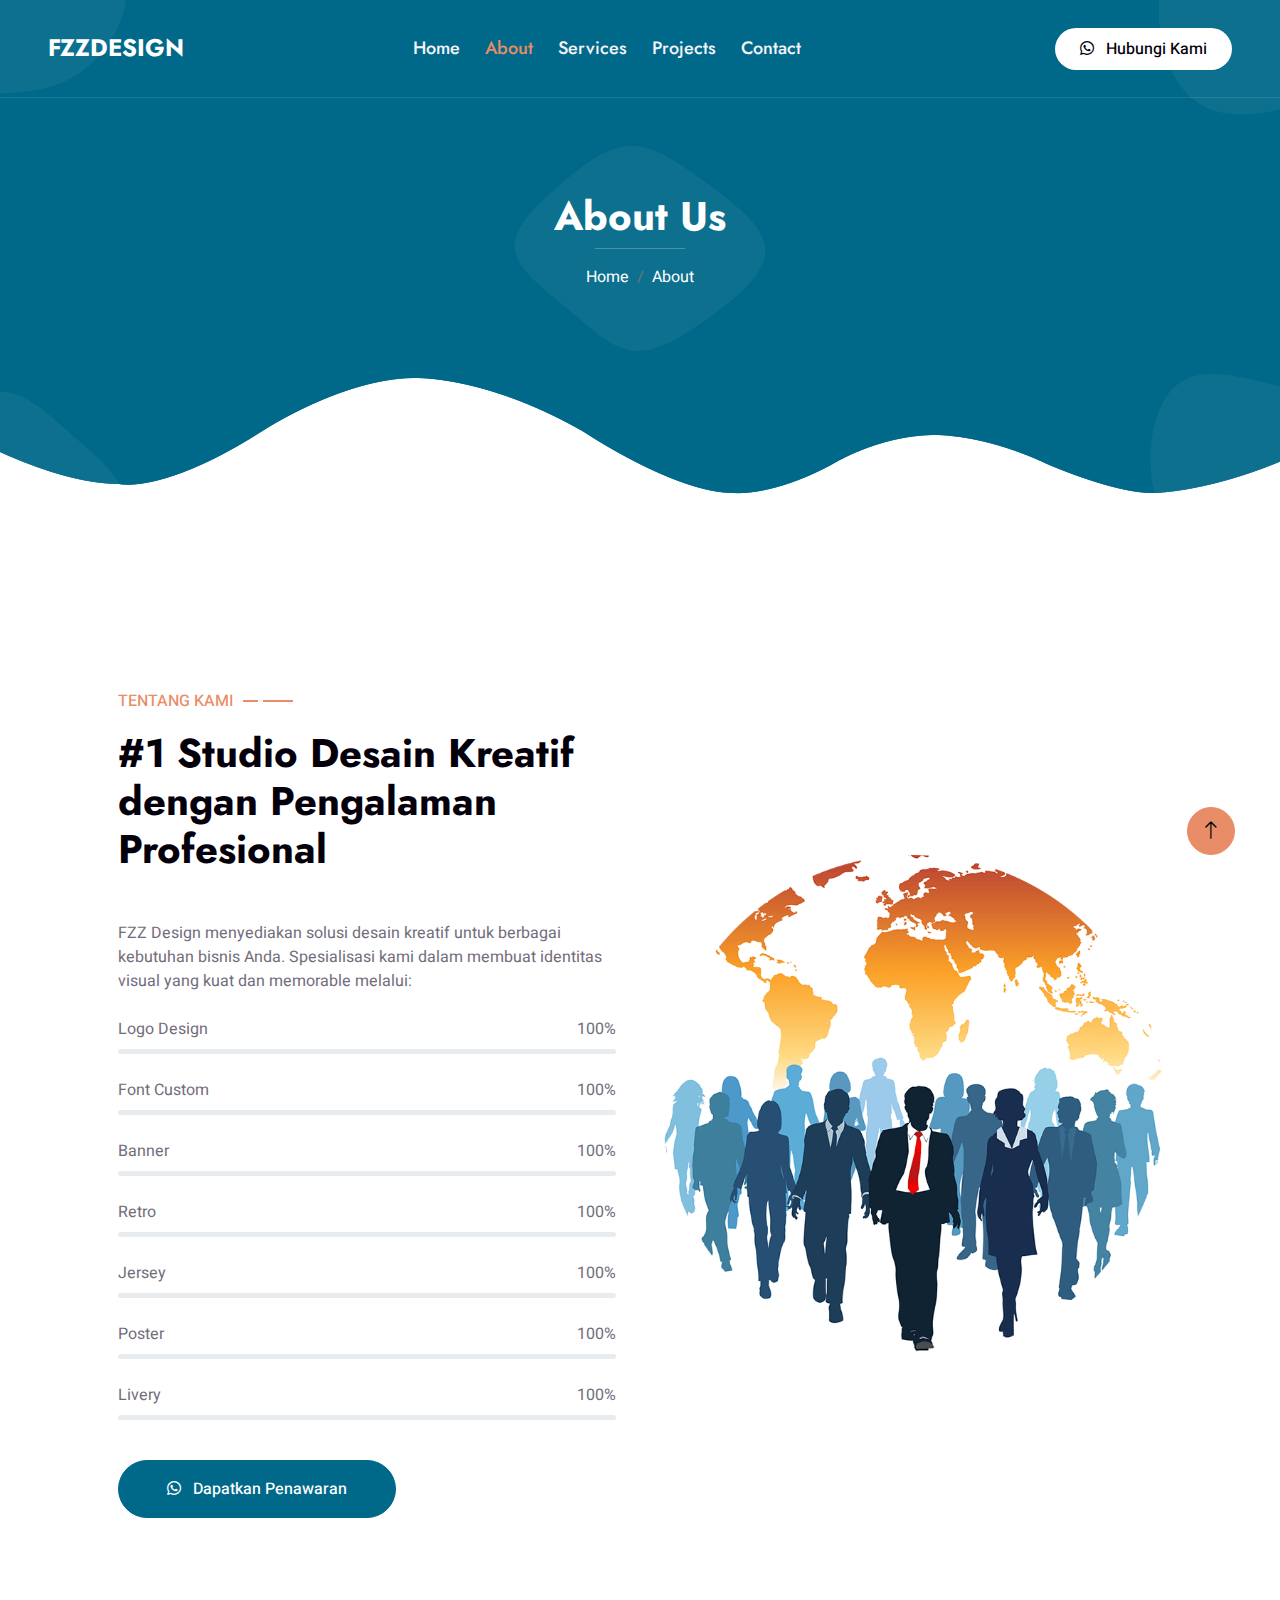
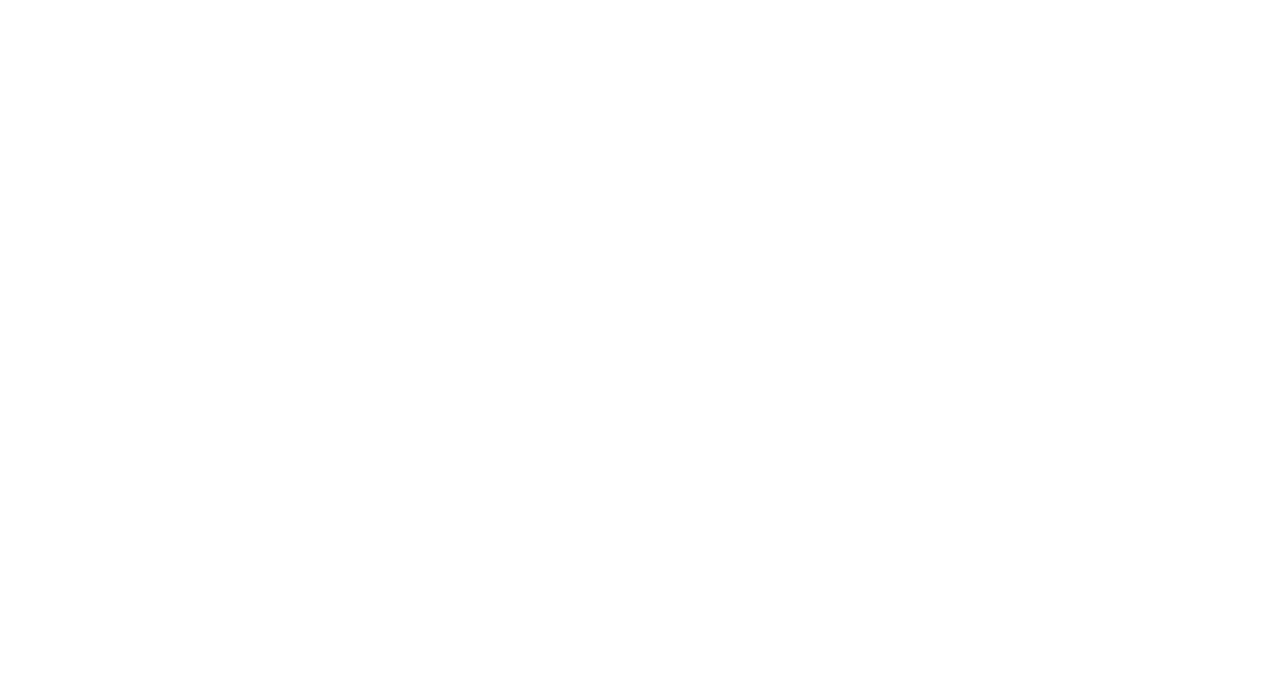
<file: about.html>
<!DOCTYPE html>
<html lang="en">
  <head>
    <meta charset="utf-8" />
    <title>About | Jasa Desain Grafis Profesional</title>
    <meta name="viewport" content="width=device-width, initial-scale=1.0" />
    <meta
      name="keywords"
      content="desain grafis, jasa desain grafis, desain logo, desain brosur, desain kemasan, Fzz Design, kreatif"
    />
    <meta
      name="description"
      content="Fzz Design Grafis menawarkan jasa desain grafis profesional untuk kebutuhan bisnis Anda. Kami menyediakan desain logo, brosur, kemasan, dan materi promosi lainnya yang inovatif dan kreatif."
    />
    <meta name="author" content="Fzz Design Grafis" />

    <!-- Open Graph / Facebook -->
    <meta
      property="og:title"
      content="Fzz Design Grafis | Jasa Desain Grafis Profesional"
    />
    <meta
      property="og:description"
      content="Fzz Design Grafis menawarkan jasa desain grafis profesional untuk kebutuhan bisnis Anda. Dapatkan desain logo, brosur, kemasan, dan materi promosi yang kreatif."
    />
    <meta property="og:image" content="img/og-image.jpg" />
    <!-- Ganti dengan path gambar yang sesuai -->
    <meta property="og:url" content="https://www.fzzdsgn.my.id/" />
    <!-- Ganti dengan URL usaha Anda -->
    <meta property="og:type" content="website" />

    <!-- Twitter Card -->
    <meta name="twitter:card" content="summary_large_image" />
    <meta
      name="twitter:title"
      content="Fzz Design Grafis | Jasa Desain Grafis Profesional"
    />
    <meta
      name="twitter:description"
      content="Fzz Design Grafis menyediakan solusi desain grafis profesional untuk logo, brosur, kemasan, dan promosi bisnis Anda."
    />
    <meta name="twitter:image" content="img/og-image.jpg" />
    <!-- Ganti dengan path gambar yang sesuai -->

    <!-- Favicon -->
    <link href="img/favicon/favicon.ico" rel="icon" type="image/x-icon" />

    <!-- Google Web Fonts -->
    <link rel="preconnect" href="https://fonts.googleapis.com" />
    <link rel="preconnect" href="https://fonts.gstatic.com" crossorigin />
    <link
      href="https://fonts.googleapis.com/css2?family=Heebo:wght@400;500&family=Jost:wght@500;600;700&display=swap"
      rel="stylesheet"
    />

    <!-- Icon Font Stylesheet -->
    <link
      href="https://cdnjs.cloudflare.com/ajax/libs/font-awesome/5.10.0/css/all.min.css"
      rel="stylesheet"
    />
    <link
      href="https://cdn.jsdelivr.net/npm/bootstrap-icons@1.4.1/font/bootstrap-icons.css"
      rel="stylesheet"
    />

    <!-- Libraries Stylesheet -->
    <link href="lib/animate/animate.min.css" rel="stylesheet" />
    <link href="lib/owlcarousel/assets/owl.carousel.min.css" rel="stylesheet" />
    <link href="lib/lightbox/css/lightbox.min.css" rel="stylesheet" />

    <!-- Customized Bootstrap Stylesheet -->
    <link href="css/bootstrap.min.css" rel="stylesheet" />

    <!-- Template Stylesheet -->
    <link href="css/style.css" rel="stylesheet" />

    <!-- Structured Data for SEO -->
    <script type="application/ld+json">
      {
        "@context": "http://schema.org",
        "@type": "LocalBusiness",
        "name": "Fzz Design Grafis",
        "url": "https://www.fzzdsgn.my.id/",
        "logo": "https://www.fzzdesign.com/img/logo.png",
        "description": "Fzz Design Grafis menawarkan jasa desain grafis profesional untuk kebutuhan bisnis Anda, termasuk desain logo, brosur, kemasan, dan materi promosi.",
        "telephone": "+6283820151628,
      }
    </script>
  </head>

  <body>
    <div class="container-xxl bg-white p-0">
      <!-- Spinner Start -->
      <div
        id="spinner"
        class="show bg-white position-fixed translate-middle w-100 vh-100 top-50 start-50 d-flex align-items-center justify-content-center"
      >
        <div
          class="spinner-grow text-primary"
          style="width: 3rem; height: 3rem"
          role="status"
        >
          <span class="sr-only">Loading...</span>
        </div>
      </div>
      <!-- Spinner End -->

      <!-- Navbar & Hero Start -->
      <div class="container-xxl position-relative p-0">
        <nav
          class="navbar navbar-expand-lg navbar-light px-4 px-lg-5 py-3 py-lg-0"
        >
          <a href="index.html" class="navbar-brand p-0">
            <h1 class="m-0">FZZDESIGN</h1>
          </a>
          <button
            class="navbar-toggler"
            type="button"
            data-bs-toggle="collapse"
            data-bs-target="#navbarCollapse"
          >
            <span class="fa fa-bars"></span>
          </button>
          <div class="collapse navbar-collapse" id="navbarCollapse">
            <div class="navbar-nav mx-auto py-0">
              <a href="index.html" class="nav-item nav-link">Home</a>
              <a href="about.html" class="nav-item nav-link active">About</a>
              <a href="service.html" class="nav-item nav-link">Services</a>
              <a href="project.html" class="nav-item nav-link">Projects</a>
              <a href="contact.html" class="nav-item nav-link">Contact</a>
            </div>
            <a
              href="https://wa.me/6283820151628"
              class="btn rounded-pill py-2 px-4 ms-3 d-none d-lg-block"
              target="_blank"
              rel="noopener noreferrer"
            >
              <i class="fab fa-whatsapp me-2"></i> Hubungi Kami
            </a>
          </div>
        </nav>

        <div class="container-xxl py-5 bg-primary hero-header">
          <div class="container my-5 py-5 px-lg-5">
            <div class="row g-5 py-5">
              <div class="col-12 text-center">
                <h1 class="text-white animated slideInDown">About Us</h1>
                <hr class="bg-white mx-auto mt-0" style="width: 90px" />
                <nav aria-label="breadcrumb">
                  <ol class="breadcrumb justify-content-center">
                    <li class="breadcrumb-item">
                      <a class="text-white" href="index.html">Home</a>
                    </li>
                    <li
                      class="breadcrumb-item text-white active"
                      aria-current="page"
                    >
                      About
                    </li>
                  </ol>
                </nav>
              </div>
            </div>
          </div>
        </div>
      </div>
      <!-- Navbar & Hero End -->

      <!-- About Start -->
      <div class="container-xxl py-5">
        <div class="container py-5 px-lg-5">
          <div class="row g-5 align-items-center">
            <div class="col-lg-6 wow fadeInUp" data-wow-delay="0.1s">
              <p class="section-title text-secondary">
                Tentang Kami<span></span>
              </p>
              <h1 class="mb-5">
                #1 Studio Desain Kreatif dengan Pengalaman Profesional
              </h1>
              <p class="mb-4">
                FZZ Design menyediakan solusi desain kreatif untuk berbagai
                kebutuhan bisnis Anda. Spesialisasi kami dalam membuat identitas
                visual yang kuat dan memorable melalui:
              </p>
              <div class="skill mb-4">
                <div class="d-flex justify-content-between">
                  <p class="mb-2">Logo Design</p>
                  <p class="mb-2">100%</p>
                </div>
                <div class="progress">
                  <div
                    class="progress-bar bg-primary"
                    role="progressbar"
                    aria-valuenow="100"
                    aria-valuemin="0"
                    aria-valuemax="100"
                  ></div>
                </div>
              </div>
              <div class="skill mb-4">
                <div class="d-flex justify-content-between">
                  <p class="mb-2">Font Custom</p>
                  <p class="mb-2">100%</p>
                </div>
                <div class="progress">
                  <div
                    class="progress-bar bg-primary"
                    role="progressbar"
                    aria-valuenow="100"
                    aria-valuemin="0"
                    aria-valuemax="100"
                  ></div>
                </div>
              </div>
              <div class="skill mb-4">
                <div class="d-flex justify-content-between">
                  <p class="mb-2">Banner</p>
                  <p class="mb-2">100%</p>
                </div>
                <div class="progress">
                  <div
                    class="progress-bar bg-primary"
                    role="progressbar"
                    aria-valuenow="100"
                    aria-valuemin="0"
                    aria-valuemax="100"
                  ></div>
                </div>
              </div>
              <div class="skill mb-4">
                <div class="d-flex justify-content-between">
                  <p class="mb-2">Retro</p>
                  <p class="mb-2">100%</p>
                </div>
                <div class="progress">
                  <div
                    class="progress-bar bg-primary"
                    role="progressbar"
                    aria-valuenow="100"
                    aria-valuemin="0"
                    aria-valuemax="100"
                  ></div>
                </div>
              </div>
              <div class="skill mb-4">
                <div class="d-flex justify-content-between">
                  <p class="mb-2">Jersey</p>
                  <p class="mb-2">100%</p>
                </div>
                <div class="progress">
                  <div
                    class="progress-bar bg-primary"
                    role="progressbar"
                    aria-valuenow="100"
                    aria-valuemin="0"
                    aria-valuemax="100"
                  ></div>
                </div>
              </div>
              <div class="skill mb-4">
                <div class="d-flex justify-content-between">
                  <p class="mb-2">Poster</p>
                  <p class="mb-2">100%</p>
                </div>
                <div class="progress">
                  <div
                    class="progress-bar bg-primary"
                    role="progressbar"
                    aria-valuenow="100"
                    aria-valuemin="0"
                    aria-valuemax="100"
                  ></div>
                </div>
              </div>
              <div class="skill mb-4">
                <div class="d-flex justify-content-between">
                  <p class="mb-2">Livery</p>
                  <p class="mb-2">100%</p>
                </div>
                <div class="progress">
                  <div
                    class="progress-bar bg-primary"
                    role="progressbar"
                    aria-valuenow="100"
                    aria-valuemin="0"
                    aria-valuemax="100"
                  ></div>
                </div>
              </div>
              <a
                href="https://wa.me/6283820151628"
                class="btn btn-primary py-sm-3 px-sm-5 rounded-pill mt-3"
                ><i class="fab fa-whatsapp me-2"></i> Dapatkan Penawaran</a
              >
            </div>
            <div class="col-lg-6">
              <img
                class="img-fluid wow zoomIn"
                data-wow-delay="0.5s"
                src="img/about.png"
              />
            </div>
          </div>
        </div>
      </div>
      <!-- About End -->

      <!-- Footer Start -->
      <div
        class="container-fluid bg-primary text-light footer wow fadeIn"
        data-wow-delay="0.1s"
      >
        <div class="container py-5 px-lg-5">
          <div class="row g-5">
            <div class="col-md-6 col-lg-3">
              <p class="section-title text-white h5 mb-4">
                Address<span></span>
              </p>
              <p><i class="fa fa-phone-alt me-2"></i>+6283820151628</p>
              <p><i class="fa fa-envelope me-2"></i>hanifarsyad180@gmail.com</p>
              <div class="d-flex pt-2">
                <a
                  class="btn btn-outline-light btn-social"
                  href="https://www.instagram.com/fzzdsgn/"
                  ><i class="fab fa-instagram"></i
                ></a>
              </div>
            </div>
            <div class="col-md-6 col-lg-3">
              <p class="section-title text-white h5 mb-4">
                Quick Link<span></span>
              </p>
              <a class="btn btn-link" href="about.html">About</a>
              <a class="btn btn-link" href="project.html">Project</a>
              <a class="btn btn-link" href="service.html">Services</a>
              <a class="btn btn-link" href="contact.html">Contact</a>
            </div>
            <div class="col-md-6 col-lg-3">
              <p class="section-title text-white h5 mb-4">
                Gallery<span></span>
              </p>
              <div class="row g-2">
                <div class="col-4">
                  <img
                    class="img-fluid d-block mx-auto"
                    style="width: 100px; height: 100px; object-fit: cover"
                    src="img/portfolio-1.jpg"
                    alt="Image"
                  />
                </div>
                <div class="col-4">
                  <img
                    class="img-fluid d-block mx-auto"
                    style="width: 100px; height: 100px; object-fit: cover"
                    src="img/portfolio-2.jpg"
                    alt="Image"
                  />
                </div>
                <div class="col-4">
                  <img
                    class="img-fluid d-block mx-auto"
                    style="width: 100px; height: 100px; object-fit: cover"
                    src="img/portfolio-3.jpg"
                    alt="Image"
                  />
                </div>
                <div class="col-4">
                  <img
                    class="img-fluid d-block mx-auto"
                    style="width: 100px; height: 100px; object-fit: cover"
                    src="img/portfolio-4.jpg"
                    alt="Image"
                  />
                </div>
                <div class="col-4">
                  <img
                    class="img-fluid d-block mx-auto"
                    style="width: 100px; height: 100px; object-fit: cover"
                    src="img/portfolio-5.jpg"
                    alt="Image"
                  />
                </div>
                <div class="col-4">
                  <img
                    class="img-fluid d-block mx-auto"
                    style="width: 100px; height: 100px; object-fit: cover"
                    src="img/portfolio-6.jpg"
                    alt="Image"
                  />
                </div>
              </div>
            </div>

            <div class="col-md-6 col-lg-3">
              <p class="section-title text-white h5 mb-4">
                Konsultasi<span></span>
              </p>
              <p>Dapatkan solusi terbaik untuk kebutuhan Anda.</p>
              <form
                action="mailto:hanifarsyad180@gmail.com"
                method="post"
                enctype="text/plain"
              >
                <div class="position-relative w-100 mt-3">
                  <input
                    class="form-control border-0 rounded-pill w-100 ps-4 pe-5"
                    type="email"
                    placeholder="Email Anda"
                    style="height: 48px"
                    name="email"
                    required
                  />
                  <button
                    type="submit"
                    class="btn shadow-none position-absolute top-0 end-0 mt-1 me-2"
                  >
                    <i class="fa fa-paper-plane text-primary fs-4"></i>
                  </button>
                </div>
              </form>
            </div>
          </div>
        </div>
        <div class="container px-lg-5">
          <div class="copyright">
            <div class="row">
              <div class="col-md-6 text-center text-md-start mb-3 mb-md-0">
                &copy;
                <a class="border-bottom" href="https://www.fzzdsgn.my.id/"
                  >fzzdsgn.my.id</a
                >, All Right Reserved.

                <!--/*** This template is free as long as you keep the footer author’s credit link/attribution link/backlink. If you'd like to use the template without the footer author’s credit link/attribution link/backlink, you can purchase the Credit Removal License from "https://htmlcodex.com/credit-removal". Thank you for your support. ***/-->
                Designed By
                <a
                  class="border-bottom"
                  href="https://sites.google.com/view/arsithra/halaman-muka"
                  >Arsithra</a
                >
              </div>
            </div>
          </div>
        </div>
      </div>
      <!-- Footer End -->

      <!-- Back to Top -->
      <a href="#" class="btn btn-lg btn-secondary btn-lg-square back-to-top"
        ><i class="bi bi-arrow-up"></i
      ></a>
    </div>

    <!-- JavaScript Libraries -->
    <script src="https://code.jquery.com/jquery-3.4.1.min.js"></script>
    <script src="https://cdn.jsdelivr.net/npm/bootstrap@5.0.0/dist/js/bootstrap.bundle.min.js"></script>
    <script src="lib/wow/wow.min.js"></script>
    <script src="lib/easing/easing.min.js"></script>
    <script src="lib/waypoints/waypoints.min.js"></script>
    <script src="lib/counterup/counterup.min.js"></script>
    <script src="lib/owlcarousel/owl.carousel.min.js"></script>
    <script src="lib/isotope/isotope.pkgd.min.js"></script>
    <script src="lib/lightbox/js/lightbox.min.js"></script>

    <!-- Template Javascript -->
    <script src="js/main.js"></script>
  </body>
</html>
</file>
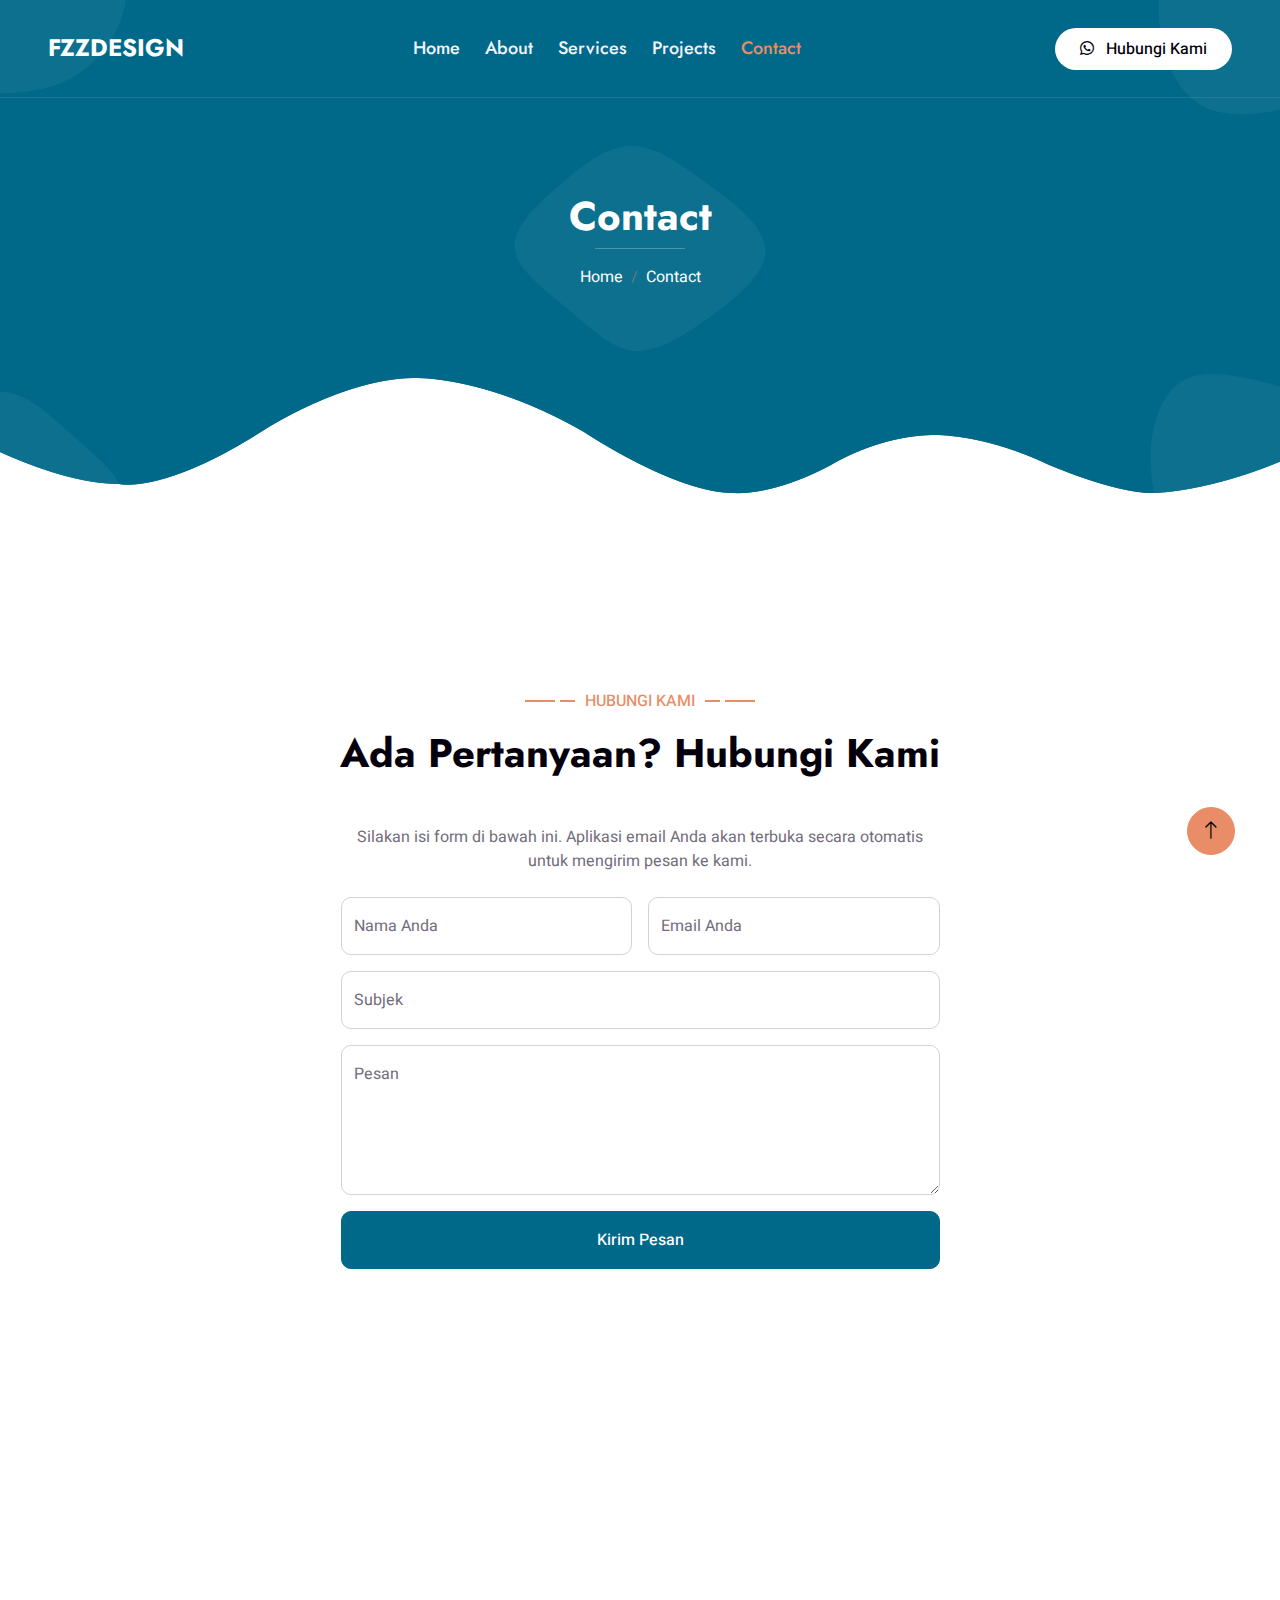
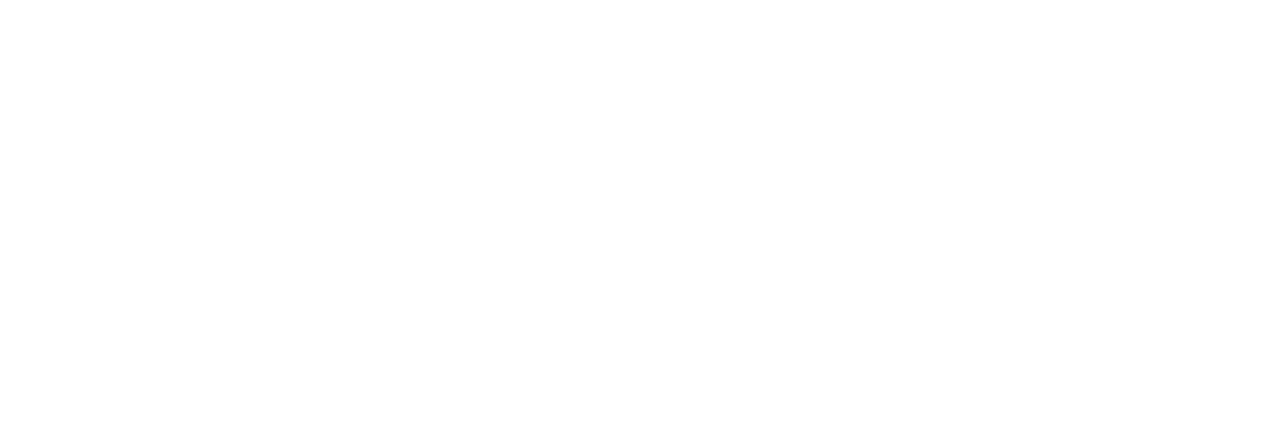
<file: contact.html>
<!DOCTYPE html>
<html lang="en">
  <head>
    <meta charset="utf-8" />
    <title>Contact | Jasa Desain Grafis Profesional</title>
    <meta name="viewport" content="width=device-width, initial-scale=1.0" />
    <meta
      name="keywords"
      content="desain grafis, jasa desain grafis, desain logo, desain brosur, desain kemasan, Fzz Design, kreatif"
    />
    <meta
      name="description"
      content="Fzz Design Grafis menawarkan jasa desain grafis profesional untuk kebutuhan bisnis Anda. Kami menyediakan desain logo, brosur, kemasan, dan materi promosi lainnya yang inovatif dan kreatif."
    />
    <meta name="author" content="Fzz Design Grafis" />

    <!-- Open Graph / Facebook -->
    <meta
      property="og:title"
      content="Fzz Design Grafis | Jasa Desain Grafis Profesional"
    />
    <meta
      property="og:description"
      content="Fzz Design Grafis menawarkan jasa desain grafis profesional untuk kebutuhan bisnis Anda. Dapatkan desain logo, brosur, kemasan, dan materi promosi yang kreatif."
    />
    <meta property="og:image" content="img/og-image.jpg" />
    <!-- Ganti dengan path gambar yang sesuai -->
    <meta property="og:url" content="https://www.fzzdsgn.my.id/" />
    <!-- Ganti dengan URL usaha Anda -->
    <meta property="og:type" content="website" />

    <!-- Twitter Card -->
    <meta name="twitter:card" content="summary_large_image" />
    <meta
      name="twitter:title"
      content="Fzz Design Grafis | Jasa Desain Grafis Profesional"
    />
    <meta
      name="twitter:description"
      content="Fzz Design Grafis menyediakan solusi desain grafis profesional untuk logo, brosur, kemasan, dan promosi bisnis Anda."
    />
    <meta name="twitter:image" content="img/og-image.jpg" />
    <!-- Ganti dengan path gambar yang sesuai -->

    <!-- Favicon -->
    <link href="img/favicon/favicon.ico" rel="icon" type="image/x-icon" />

    <!-- Google Web Fonts -->
    <link rel="preconnect" href="https://fonts.googleapis.com" />
    <link rel="preconnect" href="https://fonts.gstatic.com" crossorigin />
    <link
      href="https://fonts.googleapis.com/css2?family=Heebo:wght@400;500&family=Jost:wght@500;600;700&display=swap"
      rel="stylesheet"
    />

    <!-- Icon Font Stylesheet -->
    <link
      href="https://cdnjs.cloudflare.com/ajax/libs/font-awesome/5.10.0/css/all.min.css"
      rel="stylesheet"
    />
    <link
      href="https://cdn.jsdelivr.net/npm/bootstrap-icons@1.4.1/font/bootstrap-icons.css"
      rel="stylesheet"
    />

    <!-- Libraries Stylesheet -->
    <link href="lib/animate/animate.min.css" rel="stylesheet" />
    <link href="lib/owlcarousel/assets/owl.carousel.min.css" rel="stylesheet" />
    <link href="lib/lightbox/css/lightbox.min.css" rel="stylesheet" />

    <!-- Customized Bootstrap Stylesheet -->
    <link href="css/bootstrap.min.css" rel="stylesheet" />

    <!-- Template Stylesheet -->
    <link href="css/style.css" rel="stylesheet" />

    <!-- Structured Data for SEO -->
    <script type="application/ld+json">
      {
        "@context": "http://schema.org",
        "@type": "LocalBusiness",
        "name": "Fzz Design Grafis",
        "url": "https://www.fzzdsgn.my.id/",
        "logo": "https://www.fzzdesign.com/img/logo.png",
        "description": "Fzz Design Grafis menawarkan jasa desain grafis profesional untuk kebutuhan bisnis Anda, termasuk desain logo, brosur, kemasan, dan materi promosi.",
        "telephone": "+6283820151628,
      }
    </script>
  </head>

  <body>
    <div class="container-xxl bg-white p-0">
      <!-- Spinner Start -->
      <div
        id="spinner"
        class="show bg-white position-fixed translate-middle w-100 vh-100 top-50 start-50 d-flex align-items-center justify-content-center"
      >
        <div
          class="spinner-grow text-primary"
          style="width: 3rem; height: 3rem"
          role="status"
        >
          <span class="sr-only">Loading...</span>
        </div>
      </div>
      <!-- Spinner End -->

      <!-- Navbar & Hero Start -->
      <div class="container-xxl position-relative p-0">
        <nav
          class="navbar navbar-expand-lg navbar-light px-4 px-lg-5 py-3 py-lg-0"
        >
          <a href="index.html" class="navbar-brand p-0">
            <h1 class="m-0">FZZDESIGN</h1>
          </a>
          <button
            class="navbar-toggler"
            type="button"
            data-bs-toggle="collapse"
            data-bs-target="#navbarCollapse"
          >
            <span class="fa fa-bars"></span>
          </button>
          <div class="collapse navbar-collapse" id="navbarCollapse">
            <div class="navbar-nav mx-auto py-0">
              <a href="index.html" class="nav-item nav-link">Home</a>
              <a href="about.html" class="nav-item nav-link">About</a>
              <a href="service.html" class="nav-item nav-link">Services</a>
              <a href="project.html" class="nav-item nav-link">Projects</a>
              <a href="contact.html" class="nav-item nav-link active"
                >Contact</a
              >
            </div>
            <a
              href="https://wa.me/6283820151628"
              class="btn rounded-pill py-2 px-4 ms-3 d-none d-lg-block"
              target="_blank"
              rel="noopener noreferrer"
            >
              <i class="fab fa-whatsapp me-2"></i> Hubungi Kami
            </a>
          </div>
        </nav>

        <div class="container-xxl py-5 bg-primary hero-header">
          <div class="container my-5 py-5 px-lg-5">
            <div class="row g-5 py-5">
              <div class="col-12 text-center">
                <h1 class="text-white animated slideInDown">Contact</h1>
                <hr class="bg-white mx-auto mt-0" style="width: 90px" />
                <nav aria-label="breadcrumb">
                  <ol class="breadcrumb justify-content-center">
                    <li class="breadcrumb-item">
                      <a class="text-white" href="index.html">Home</a>
                    </li>
                    <li
                      class="breadcrumb-item text-white active"
                      aria-current="page"
                    >
                      Contact
                    </li>
                  </ol>
                </nav>
              </div>
            </div>
          </div>
        </div>
      </div>
      <!-- Navbar & Hero End -->

      <!-- Contact Start -->
      <div class="container-xxl py-5">
        <div class="container py-5 px-lg-5">
          <div class="wow fadeInUp" data-wow-delay="0.1s">
            <p class="section-title text-secondary justify-content-center">
              <span></span>Hubungi Kami<span></span>
            </p>
            <h1 class="text-center mb-5">Ada Pertanyaan? Hubungi Kami</h1>
          </div>
          <div class="row justify-content-center">
            <div class="col-lg-7">
              <div class="wow fadeInUp" data-wow-delay="0.3s">
                <p class="text-center mb-4">
                  Silakan isi form di bawah ini. Aplikasi email Anda akan
                  terbuka secara otomatis untuk mengirim pesan ke kami.
                </p>
                <form
                  action="mailto:hanifarsyad180@gmail.com"
                  method="post"
                  enctype="text/plain"
                >
                  <div class="row g-3">
                    <div class="col-md-6">
                      <div class="form-floating">
                        <input
                          type="text"
                          class="form-control"
                          id="name"
                          name="name"
                          placeholder="Nama Anda"
                          required
                        />
                        <label for="name">Nama Anda</label>
                      </div>
                    </div>
                    <div class="col-md-6">
                      <div class="form-floating">
                        <input
                          type="email"
                          class="form-control"
                          id="email"
                          name="email"
                          placeholder="Email Anda"
                          required
                        />
                        <label for="email">Email Anda</label>
                      </div>
                    </div>
                    <div class="col-12">
                      <div class="form-floating">
                        <input
                          type="text"
                          class="form-control"
                          id="subject"
                          name="subject"
                          placeholder="Subjek"
                          required
                        />
                        <label for="subject">Subjek</label>
                      </div>
                    </div>
                    <div class="col-12">
                      <div class="form-floating">
                        <textarea
                          class="form-control"
                          placeholder="Tulis pesan Anda di sini"
                          id="message"
                          name="message"
                          style="height: 150px"
                          required
                        ></textarea>
                        <label for="message">Pesan</label>
                      </div>
                    </div>
                    <div class="col-12">
                      <button class="btn btn-primary w-100 py-3" type="submit">
                        Kirim Pesan
                      </button>
                    </div>
                  </div>
                </form>
              </div>
            </div>
          </div>
        </div>
      </div>
      <!-- Contact End -->

      <!-- Footer Start -->
      <div
        class="container-fluid bg-primary text-light footer wow fadeIn"
        data-wow-delay="0.1s"
      >
        <div class="container py-5 px-lg-5">
          <div class="row g-5">
            <div class="col-md-6 col-lg-3">
              <p class="section-title text-white h5 mb-4">
                Address<span></span>
              </p>
              <p><i class="fa fa-phone-alt me-2"></i>+6283820151628</p>
              <p><i class="fa fa-envelope me-2"></i>hanifarsyad180@gmail.com</p>
              <div class="d-flex pt-2">
                <a
                  class="btn btn-outline-light btn-social"
                  href="https://www.instagram.com/fzzdsgn/"
                  ><i class="fab fa-instagram"></i
                ></a>
              </div>
            </div>
            <div class="col-md-6 col-lg-3">
              <p class="section-title text-white h5 mb-4">
                Quick Link<span></span>
              </p>
              <a class="btn btn-link" href="about.html">About</a>
              <a class="btn btn-link" href="project.html">Project</a>
              <a class="btn btn-link" href="service.html">Services</a>
              <a class="btn btn-link" href="contact.html">Contact</a>
            </div>
            <div class="col-md-6 col-lg-3">
              <p class="section-title text-white h5 mb-4">
                Gallery<span></span>
              </p>
              <div class="row g-2">
                <div class="col-4">
                  <img
                    class="img-fluid d-block mx-auto"
                    style="width: 100px; height: 100px; object-fit: cover"
                    src="img/portfolio-1.jpg"
                    alt="Image"
                  />
                </div>
                <div class="col-4">
                  <img
                    class="img-fluid d-block mx-auto"
                    style="width: 100px; height: 100px; object-fit: cover"
                    src="img/portfolio-2.jpg"
                    alt="Image"
                  />
                </div>
                <div class="col-4">
                  <img
                    class="img-fluid d-block mx-auto"
                    style="width: 100px; height: 100px; object-fit: cover"
                    src="img/portfolio-3.jpg"
                    alt="Image"
                  />
                </div>
                <div class="col-4">
                  <img
                    class="img-fluid d-block mx-auto"
                    style="width: 100px; height: 100px; object-fit: cover"
                    src="img/portfolio-4.jpg"
                    alt="Image"
                  />
                </div>
                <div class="col-4">
                  <img
                    class="img-fluid d-block mx-auto"
                    style="width: 100px; height: 100px; object-fit: cover"
                    src="img/portfolio-5.jpg"
                    alt="Image"
                  />
                </div>
                <div class="col-4">
                  <img
                    class="img-fluid d-block mx-auto"
                    style="width: 100px; height: 100px; object-fit: cover"
                    src="img/portfolio-6.jpg"
                    alt="Image"
                  />
                </div>
              </div>
            </div>

            <div class="col-md-6 col-lg-3">
              <p class="section-title text-white h5 mb-4">
                Konsultasi<span></span>
              </p>
              <p>Dapatkan solusi terbaik untuk kebutuhan Anda.</p>
              <form
                action="mailto:hanifarsyad180@gmail.com"
                method="post"
                enctype="text/plain"
              >
                <div class="position-relative w-100 mt-3">
                  <input
                    class="form-control border-0 rounded-pill w-100 ps-4 pe-5"
                    type="email"
                    placeholder="Email Anda"
                    style="height: 48px"
                    name="email"
                    required
                  />
                  <button
                    type="submit"
                    class="btn shadow-none position-absolute top-0 end-0 mt-1 me-2"
                  >
                    <i class="fa fa-paper-plane text-primary fs-4"></i>
                  </button>
                </div>
              </form>
            </div>
          </div>
        </div>
        <div class="container px-lg-5">
          <div class="copyright">
            <div class="row">
              <div class="col-md-6 text-center text-md-start mb-3 mb-md-0">
                &copy;
                <a class="border-bottom" href="https://www.fzzdsgn.my.id/"
                  >fzzdsgn.my.id</a
                >, All Right Reserved.

                <!--/*** This template is free as long as you keep the footer author’s credit link/attribution link/backlink. If you'd like to use the template without the footer author’s credit link/attribution link/backlink, you can purchase the Credit Removal License from "https://htmlcodex.com/credit-removal". Thank you for your support. ***/-->
                Designed By
                <a
                  class="border-bottom"
                  href="https://sites.google.com/view/arsithra/halaman-muka"
                  >Arsithra</a
                >
              </div>
            </div>
          </div>
        </div>
      </div>
      <!-- Footer End -->

      <!-- Back to Top -->
      <a href="#" class="btn btn-lg btn-secondary btn-lg-square back-to-top"
        ><i class="bi bi-arrow-up"></i
      ></a>
    </div>

    <!-- JavaScript Libraries -->
    <script src="https://code.jquery.com/jquery-3.4.1.min.js"></script>
    <script src="https://cdn.jsdelivr.net/npm/bootstrap@5.0.0/dist/js/bootstrap.bundle.min.js"></script>
    <script src="lib/wow/wow.min.js"></script>
    <script src="lib/easing/easing.min.js"></script>
    <script src="lib/waypoints/waypoints.min.js"></script>
    <script src="lib/counterup/counterup.min.js"></script>
    <script src="lib/owlcarousel/owl.carousel.min.js"></script>
    <script src="lib/isotope/isotope.pkgd.min.js"></script>
    <script src="lib/lightbox/js/lightbox.min.js"></script>

    <!-- Template Javascript -->
    <script src="js/main.js"></script>
  </body>
</html>
</file>
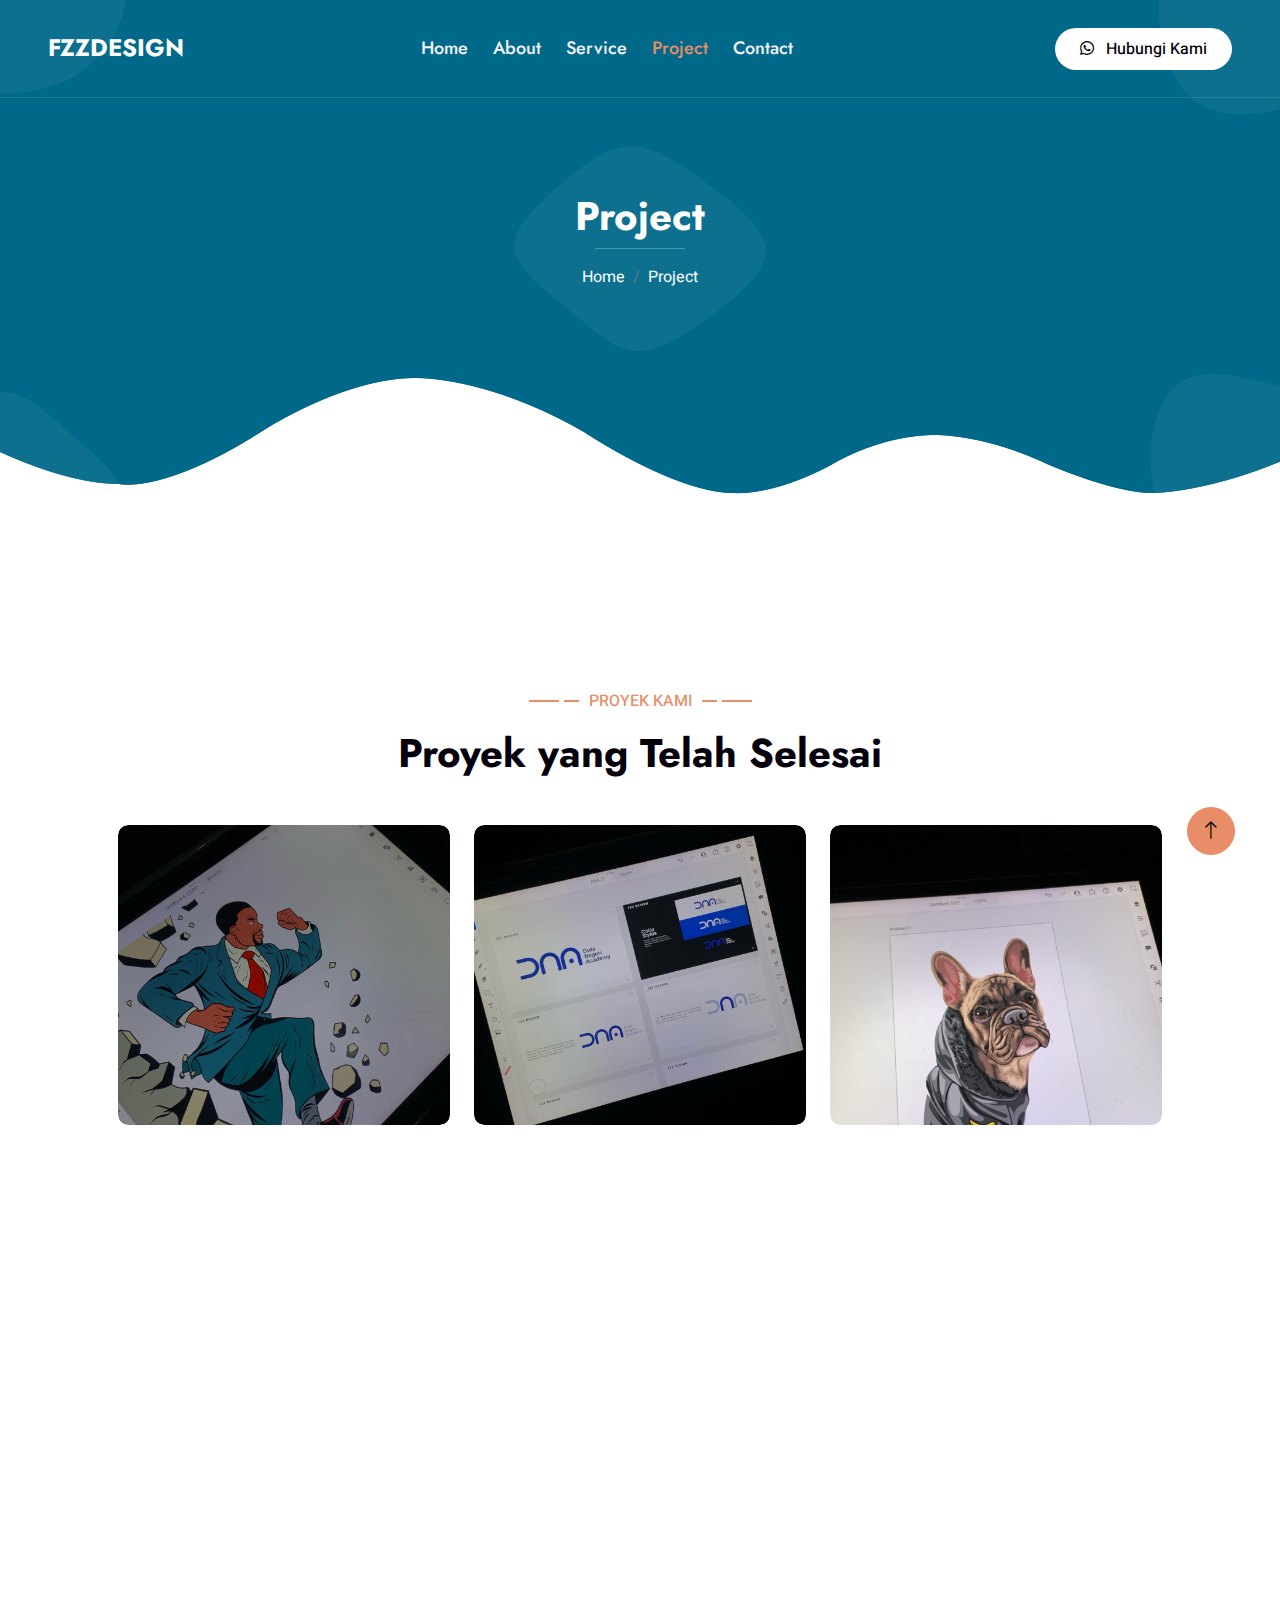
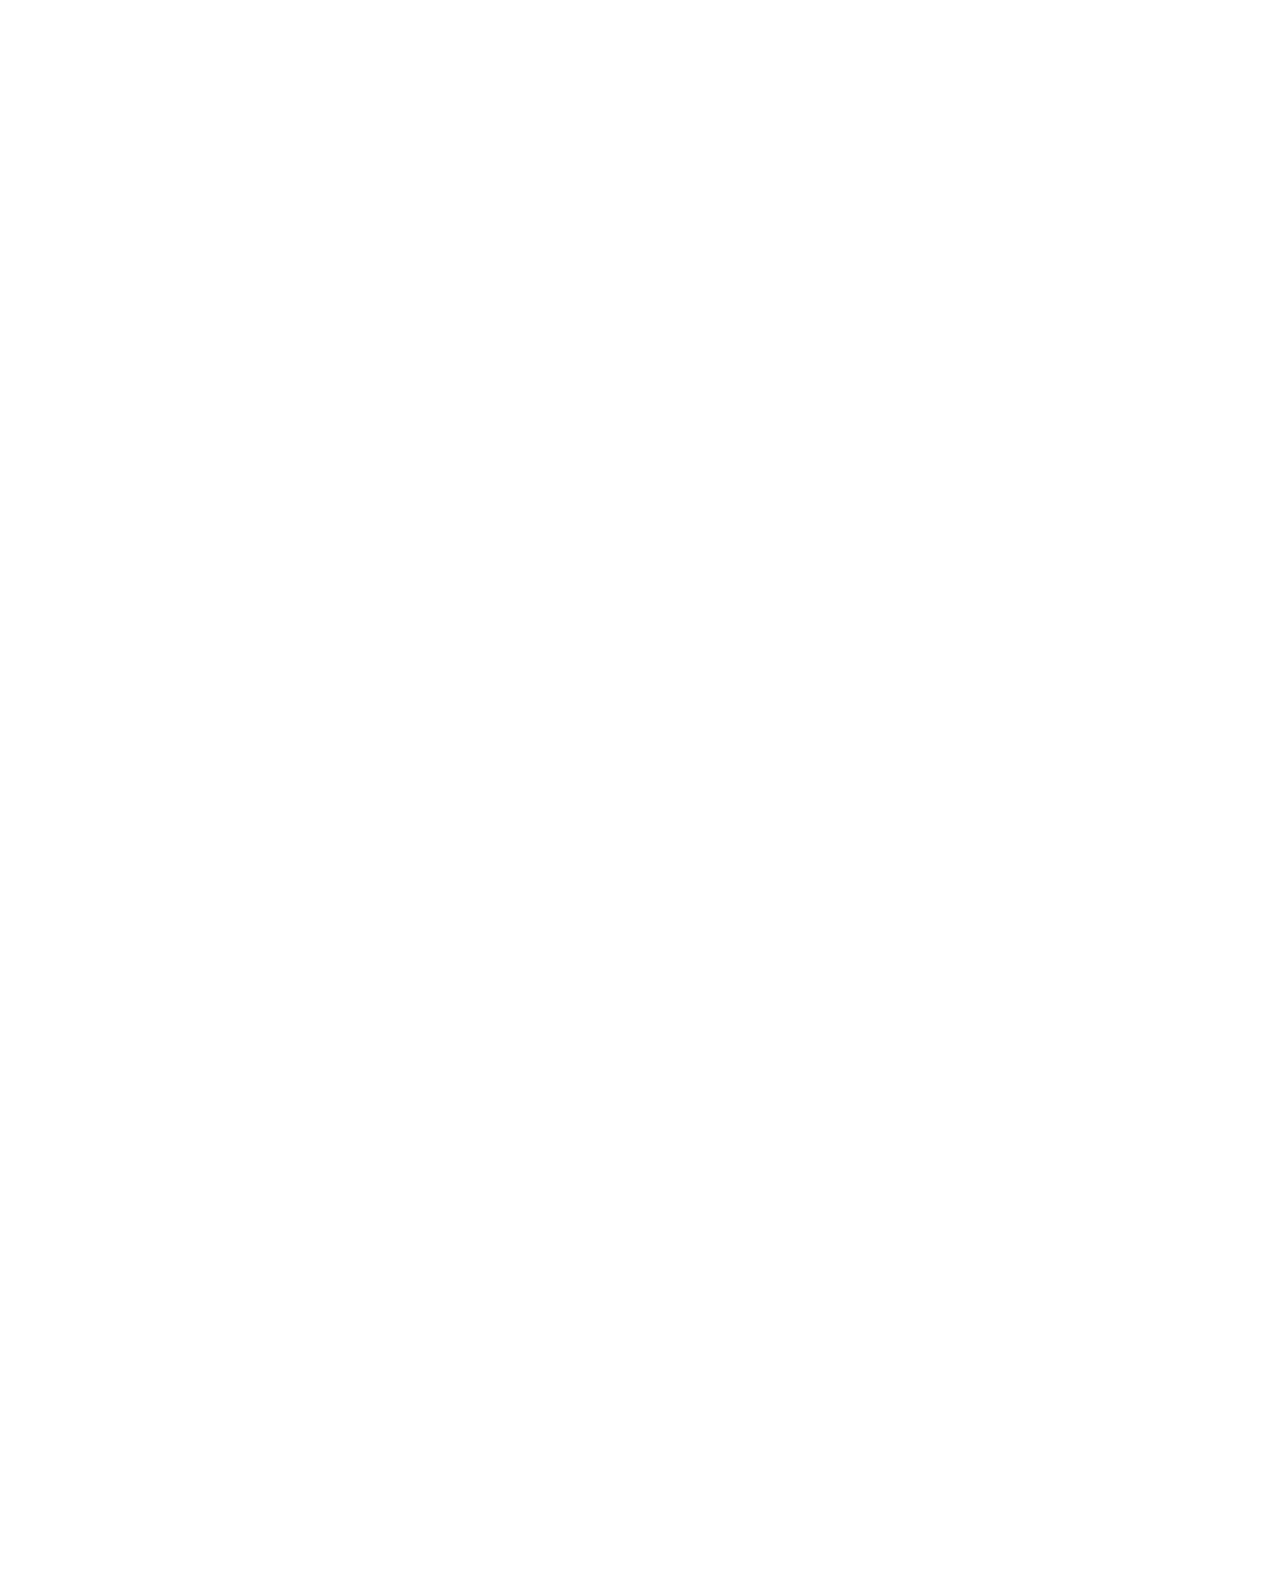
<file: project.html>
<!DOCTYPE html>
<html lang="en">
  <head>
    <meta charset="utf-8" />
    <title>Projects | Jasa Desain Grafis Profesional</title>
    <meta name="viewport" content="width=device-width, initial-scale=1.0" />
    <meta
      name="keywords"
      content="desain grafis, jasa desain grafis, desain logo, desain brosur, desain kemasan, Fzz Design, kreatif"
    />
    <meta
      name="description"
      content="Fzz Design Grafis menawarkan jasa desain grafis profesional untuk kebutuhan bisnis Anda. Kami menyediakan desain logo, brosur, kemasan, dan materi promosi lainnya yang inovatif dan kreatif."
    />
    <meta name="author" content="Fzz Design Grafis" />

    <!-- Open Graph / Facebook -->
    <meta
      property="og:title"
      content="Fzz Design Grafis | Jasa Desain Grafis Profesional"
    />
    <meta
      property="og:description"
      content="Fzz Design Grafis menawarkan jasa desain grafis profesional untuk kebutuhan bisnis Anda. Dapatkan desain logo, brosur, kemasan, dan materi promosi yang kreatif."
    />
    <meta property="og:image" content="img/og-image.jpg" />
    <!-- Ganti dengan path gambar yang sesuai -->
    <meta property="og:url" content="https://www.fzzdsgn.my.id/" />
    <!-- Ganti dengan URL usaha Anda -->
    <meta property="og:type" content="website" />

    <!-- Twitter Card -->
    <meta name="twitter:card" content="summary_large_image" />
    <meta
      name="twitter:title"
      content="Fzz Design Grafis | Jasa Desain Grafis Profesional"
    />
    <meta
      name="twitter:description"
      content="Fzz Design Grafis menyediakan solusi desain grafis profesional untuk logo, brosur, kemasan, dan promosi bisnis Anda."
    />
    <meta name="twitter:image" content="img/og-image.jpg" />
    <!-- Ganti dengan path gambar yang sesuai -->

    <!-- Favicon -->
    <link href="img/favicon/favicon.ico" rel="icon" type="image/x-icon" />

    <!-- Google Web Fonts -->
    <link rel="preconnect" href="https://fonts.googleapis.com" />
    <link rel="preconnect" href="https://fonts.gstatic.com" crossorigin />
    <link
      href="https://fonts.googleapis.com/css2?family=Heebo:wght@400;500&family=Jost:wght@500;600;700&display=swap"
      rel="stylesheet"
    />

    <!-- Icon Font Stylesheet -->
    <link
      href="https://cdnjs.cloudflare.com/ajax/libs/font-awesome/5.10.0/css/all.min.css"
      rel="stylesheet"
    />
    <link
      href="https://cdn.jsdelivr.net/npm/bootstrap-icons@1.4.1/font/bootstrap-icons.css"
      rel="stylesheet"
    />

    <!-- Libraries Stylesheet -->
    <link href="lib/animate/animate.min.css" rel="stylesheet" />
    <link href="lib/owlcarousel/assets/owl.carousel.min.css" rel="stylesheet" />
    <link href="lib/lightbox/css/lightbox.min.css" rel="stylesheet" />

    <!-- Customized Bootstrap Stylesheet -->
    <link href="css/bootstrap.min.css" rel="stylesheet" />

    <!-- Template Stylesheet -->
    <link href="css/style.css" rel="stylesheet" />

    <!-- Structured Data for SEO -->
    <script type="application/ld+json">
      {
        "@context": "http://schema.org",
        "@type": "LocalBusiness",
        "name": "Fzz Design Grafis",
        "url": "https://www.fzzdsgn.my.id/",
        "logo": "https://www.fzzdesign.com/img/logo.png",
        "description": "Fzz Design Grafis menawarkan jasa desain grafis profesional untuk kebutuhan bisnis Anda, termasuk desain logo, brosur, kemasan, dan materi promosi.",
        "telephone": "+6283820151628,
      }
    </script>
  </head>

  <body>
    <div class="container-xxl bg-white p-0">
      <!-- Spinner Start -->
      <div
        id="spinner"
        class="show bg-white position-fixed translate-middle w-100 vh-100 top-50 start-50 d-flex align-items-center justify-content-center"
      >
        <div
          class="spinner-grow text-primary"
          style="width: 3rem; height: 3rem"
          role="status"
        >
          <span class="sr-only">Loading...</span>
        </div>
      </div>
      <!-- Spinner End -->

      <!-- Navbar & Hero Start -->
      <div class="container-xxl position-relative p-0">
        <nav
          class="navbar navbar-expand-lg navbar-light px-4 px-lg-5 py-3 py-lg-0"
        >
          <a href="index.html" class="navbar-brand p-0">
            <h1 class="m-0">FZZDESIGN</h1>
          </a>
          <button
            class="navbar-toggler"
            type="button"
            data-bs-toggle="collapse"
            data-bs-target="#navbarCollapse"
          >
            <span class="fa fa-bars"></span>
          </button>
          <div class="collapse navbar-collapse" id="navbarCollapse">
            <div class="navbar-nav mx-auto py-0">
              <a href="index.html" class="nav-item nav-link">Home</a>
              <a href="about.html" class="nav-item nav-link">About</a>
              <a href="service.html" class="nav-item nav-link">Service</a>
              <a href="project.html" class="nav-item nav-link active"
                >Project</a
              >
              <a href="contact.html" class="nav-item nav-link">Contact</a>
            </div>
            <a
              href="https://wa.me/6283820151628"
              class="btn rounded-pill py-2 px-4 ms-3 d-none d-lg-block"
              target="_blank"
              rel="noopener noreferrer"
            >
              <i class="fab fa-whatsapp me-2"></i> Hubungi Kami
            </a>
          </div>
        </nav>

        <div class="container-xxl py-5 bg-primary hero-header">
          <div class="container my-5 py-5 px-lg-5">
            <div class="row g-5 py-5">
              <div class="col-12 text-center">
                <h1 class="text-white animated slideInDown">Project</h1>
                <hr class="bg-white mx-auto mt-0" style="width: 90px" />
                <nav aria-label="breadcrumb">
                  <ol class="breadcrumb justify-content-center">
                    <li class="breadcrumb-item">
                      <a class="text-white" href="index.html">Home</a>
                    </li>
                    <li
                      class="breadcrumb-item text-white active"
                      aria-current="page"
                    >
                      Project
                    </li>
                  </ol>
                </nav>
              </div>
            </div>
          </div>
        </div>
      </div>
      <!-- Navbar & Hero End -->

      <!-- Projects Start -->
      <div class="container-xxl py-5">
        <div class="container py-5 px-lg-5">
          <div class="wow fadeInUp" data-wow-delay="0.1s">
            <p class="section-title text-secondary justify-content-center">
              <span></span>Proyek Kami<span></span>
            </p>
            <h1 class="text-center mb-5">Proyek yang Telah Selesai</h1>
          </div>
          <div class="row g-4 portfolio-container">
            <!-- Portfolio item 1 -->
            <div
              class="col-lg-4 col-md-6 portfolio-item wow fadeInUp"
              data-wow-delay="0.1s"
            >
              <div class="position-relative rounded overflow-hidden">
                <img
                  class="img-fluid w-100 rounded"
                  style="height: 300px; object-fit: cover"
                  src="img/portfolio-1.jpg"
                  alt=""
                />
                <div class="portfolio-overlay">
                  <a
                    class="btn btn-square btn-outline-light mx-1"
                    href="img/portfolio-1.jpg"
                    data-lightbox="portfolio"
                  >
                    <i class="fa fa-eye"></i>
                  </a>
                </div>
              </div>
            </div>

            <!-- Portfolio item 2 -->
            <div
              class="col-lg-4 col-md-6 portfolio-item wow fadeInUp"
              data-wow-delay="0.3s"
            >
              <div class="position-relative rounded overflow-hidden">
                <img
                  class="img-fluid w-100 rounded"
                  style="height: 300px; object-fit: cover"
                  src="img/portfolio-2.jpg"
                  alt=""
                />
                <div class="portfolio-overlay">
                  <a
                    class="btn btn-square btn-outline-light mx-1"
                    href="img/portfolio-2.jpg"
                    data-lightbox="portfolio"
                  >
                    <i class="fa fa-eye"></i>
                  </a>
                </div>
              </div>
            </div>

            <!-- Portfolio item 3 -->
            <div
              class="col-lg-4 col-md-6 portfolio-item wow fadeInUp"
              data-wow-delay="0.5s"
            >
              <div class="position-relative rounded overflow-hidden">
                <img
                  class="img-fluid w-100 rounded"
                  style="height: 300px; object-fit: cover"
                  src="img/portfolio-3.jpg"
                  alt=""
                />
                <div class="portfolio-overlay">
                  <a
                    class="btn btn-square btn-outline-light mx-1"
                    href="img/portfolio-3.jpg"
                    data-lightbox="portfolio"
                  >
                    <i class="fa fa-eye"></i>
                  </a>
                </div>
              </div>
            </div>

            <!-- Portfolio item 4 -->
            <div
              class="col-lg-4 col-md-6 portfolio-item wow fadeInUp"
              data-wow-delay="0.1s"
            >
              <div class="position-relative rounded overflow-hidden">
                <img
                  class="img-fluid w-100 rounded"
                  style="height: 300px; object-fit: cover"
                  src="img/portfolio-4.jpg"
                  alt=""
                />
                <div class="portfolio-overlay">
                  <a
                    class="btn btn-square btn-outline-light mx-1"
                    href="img/portfolio-4.jpg"
                    data-lightbox="portfolio"
                  >
                    <i class="fa fa-eye"></i>
                  </a>
                </div>
              </div>
            </div>

            <!-- Portfolio item 5 -->
            <div
              class="col-lg-4 col-md-6 portfolio-item wow fadeInUp"
              data-wow-delay="0.3s"
            >
              <div class="position-relative rounded overflow-hidden">
                <img
                  class="img-fluid w-100 rounded"
                  style="height: 300px; object-fit: cover"
                  src="img/portfolio-5.jpg"
                  alt=""
                />
                <div class="portfolio-overlay">
                  <a
                    class="btn btn-square btn-outline-light mx-1"
                    href="img/portfolio-5.jpg"
                    data-lightbox="portfolio"
                  >
                    <i class="fa fa-eye"></i>
                  </a>
                </div>
              </div>
            </div>

            <!-- Portfolio item 6 -->
            <div
              class="col-lg-4 col-md-6 portfolio-item wow fadeInUp"
              data-wow-delay="0.5s"
            >
              <div class="position-relative rounded overflow-hidden">
                <img
                  class="img-fluid w-100 rounded"
                  style="height: 300px; object-fit: cover"
                  src="img/portfolio-6.jpg"
                  alt=""
                />
                <div class="portfolio-overlay">
                  <a
                    class="btn btn-square btn-outline-light mx-1"
                    href="img/portfolio-6.jpg"
                    data-lightbox="portfolio"
                  >
                    <i class="fa fa-eye"></i>
                  </a>
                </div>
              </div>
            </div>

            <!-- Portfolio item 7 -->
            <div
              class="col-lg-4 col-md-6 portfolio-item wow fadeInUp"
              data-wow-delay="0.1s"
            >
              <div class="position-relative rounded overflow-hidden">
                <img
                  class="img-fluid w-100 rounded"
                  style="height: 300px; object-fit: cover"
                  src="img/portfolio-7.jpg"
                  alt=""
                />
                <div class="portfolio-overlay">
                  <a
                    class="btn btn-square btn-outline-light mx-1"
                    href="img/portfolio-7.jpg"
                    data-lightbox="portfolio"
                  >
                    <i class="fa fa-eye"></i>
                  </a>
                </div>
              </div>
            </div>

            <!-- Portfolio item 8 -->
            <div
              class="col-lg-4 col-md-6 portfolio-item wow fadeInUp"
              data-wow-delay="0.3s"
            >
              <div class="position-relative rounded overflow-hidden">
                <img
                  class="img-fluid w-100 rounded"
                  style="height: 300px; object-fit: cover"
                  src="img/portfolio-8.jpg"
                  alt=""
                />
                <div class="portfolio-overlay">
                  <a
                    class="btn btn-square btn-outline-light mx-1"
                    href="img/portfolio-8.jpg"
                    data-lightbox="portfolio"
                  >
                    <i class="fa fa-eye"></i>
                  </a>
                </div>
              </div>
            </div>

            <!-- Portfolio item 9 -->
            <div
              class="col-lg-4 col-md-6 portfolio-item wow fadeInUp"
              data-wow-delay="0.5s"
            >
              <div class="position-relative rounded overflow-hidden">
                <img
                  class="img-fluid w-100 rounded"
                  style="height: 300px; object-fit: cover"
                  src="img/portfolio-9.jpg"
                  alt=""
                />
                <div class="portfolio-overlay">
                  <a
                    class="btn btn-square btn-outline-light mx-1"
                    href="img/portfolio-9.jpg"
                    data-lightbox="portfolio"
                  >
                    <i class="fa fa-eye"></i>
                  </a>
                </div>
              </div>
            </div>

            <!-- Portfolio item 10 -->
            <div
              class="col-lg-4 col-md-6 portfolio-item wow fadeInUp"
              data-wow-delay="0.1s"
            >
              <div class="position-relative rounded overflow-hidden">
                <img
                  class="img-fluid w-100 rounded"
                  style="height: 300px; object-fit: cover"
                  src="img/portfolio-10.jpg"
                  alt=""
                />
                <div class="portfolio-overlay">
                  <a
                    class="btn btn-square btn-outline-light mx-1"
                    href="img/portfolio-10.jpg"
                    data-lightbox="portfolio"
                  >
                    <i class="fa fa-eye"></i>
                  </a>
                </div>
              </div>
            </div>

            <!-- Portfolio item 11 -->
            <div
              class="col-lg-4 col-md-6 portfolio-item wow fadeInUp"
              data-wow-delay="0.3s"
            >
              <div class="position-relative rounded overflow-hidden">
                <img
                  class="img-fluid w-100 rounded"
                  style="height: 300px; object-fit: cover"
                  src="img/portfolio-11.jpg"
                  alt=""
                />
                <div class="portfolio-overlay">
                  <a
                    class="btn btn-square btn-outline-light mx-1"
                    href="img/portfolio-11.jpg"
                    data-lightbox="portfolio"
                  >
                    <i class="fa fa-eye"></i>
                  </a>
                </div>
              </div>
            </div>

            <!-- Portfolio item 12 -->
            <div
              class="col-lg-4 col-md-6 portfolio-item wow fadeInUp"
              data-wow-delay="0.5s"
            >
              <div class="position-relative rounded overflow-hidden">
                <img
                  class="img-fluid w-100 rounded"
                  style="height: 300px; object-fit: cover"
                  src="img/portfolio-12.jpg"
                  alt=""
                />
                <div class="portfolio-overlay">
                  <a
                    class="btn btn-square btn-outline-light mx-1"
                    href="img/portfolio-12.jpg"
                    data-lightbox="portfolio"
                  >
                    <i class="fa fa-eye"></i>
                  </a>
                </div>
              </div>
            </div>

            <!-- Portfolio item 13 -->
            <div
              class="col-lg-4 col-md-6 portfolio-item wow fadeInUp"
              data-wow-delay="0.1s"
            >
              <div class="position-relative rounded overflow-hidden">
                <img
                  class="img-fluid w-100 rounded"
                  style="height: 300px; object-fit: cover"
                  src="img/portfolio-13.jpg"
                  alt=""
                />
                <div class="portfolio-overlay">
                  <a
                    class="btn btn-square btn-outline-light mx-1"
                    href="img/portfolio-13.jpg"
                    data-lightbox="portfolio"
                  >
                    <i class="fa fa-eye"></i>
                  </a>
                </div>
              </div>
            </div>

            <!-- Portfolio item 14 -->
            <div
              class="col-lg-4 col-md-6 portfolio-item wow fadeInUp"
              data-wow-delay="0.3s"
            >
              <div class="position-relative rounded overflow-hidden">
                <img
                  class="img-fluid w-100 rounded"
                  style="height: 300px; object-fit: cover"
                  src="img/portfolio-14.jpg"
                  alt=""
                />
                <div class="portfolio-overlay">
                  <a
                    class="btn btn-square btn-outline-light mx-1"
                    href="img/portfolio-14.jpg"
                    data-lightbox="portfolio"
                  >
                    <i class="fa fa-eye"></i>
                  </a>
                </div>
              </div>
            </div>

            <!-- Portfolio item 15 -->
            <div
              class="col-lg-4 col-md-6 portfolio-item wow fadeInUp"
              data-wow-delay="0.5s"
            >
              <div class="position-relative rounded overflow-hidden">
                <img
                  class="img-fluid w-100 rounded"
                  style="height: 300px; object-fit: cover"
                  src="img/portfolio-15.jpg"
                  alt=""
                />
                <div class="portfolio-overlay">
                  <a
                    class="btn btn-square btn-outline-light mx-1"
                    href="img/portfolio-15.jpg"
                    data-lightbox="portfolio"
                  >
                    <i class="fa fa-eye"></i>
                  </a>
                </div>
              </div>
            </div>
          </div>
        </div>
      </div>
      <!-- Projects End -->

      <!-- Footer Start -->
      <div
        class="container-fluid bg-primary text-light footer wow fadeIn"
        data-wow-delay="0.1s"
      >
        <div class="container py-5 px-lg-5">
          <div class="row g-5">
            <div class="col-md-6 col-lg-3">
              <p class="section-title text-white h5 mb-4">
                Address<span></span>
              </p>
              <p><i class="fa fa-phone-alt me-2"></i>+6283820151628</p>
              <p><i class="fa fa-envelope me-2"></i>hanifarsyad180@gmail.com</p>
              <div class="d-flex pt-2">
                <a
                  class="btn btn-outline-light btn-social"
                  href="https://www.instagram.com/fzzdsgn/"
                  ><i class="fab fa-instagram"></i
                ></a>
              </div>
            </div>
            <div class="col-md-6 col-lg-3">
              <p class="section-title text-white h5 mb-4">
                Quick Link<span></span>
              </p>
              <a class="btn btn-link" href="about.html">About</a>
              <a class="btn btn-link" href="project.html">Project</a>
              <a class="btn btn-link" href="service.html">Services</a>
              <a class="btn btn-link" href="contact.html">Contact</a>
            </div>
            <div class="col-md-6 col-lg-3">
              <p class="section-title text-white h5 mb-4">
                Gallery<span></span>
              </p>
              <div class="row g-2">
                <div class="col-4">
                  <img
                    class="img-fluid d-block mx-auto"
                    style="width: 100px; height: 100px; object-fit: cover"
                    src="img/portfolio-1.jpg"
                    alt="Image"
                  />
                </div>
                <div class="col-4">
                  <img
                    class="img-fluid d-block mx-auto"
                    style="width: 100px; height: 100px; object-fit: cover"
                    src="img/portfolio-2.jpg"
                    alt="Image"
                  />
                </div>
                <div class="col-4">
                  <img
                    class="img-fluid d-block mx-auto"
                    style="width: 100px; height: 100px; object-fit: cover"
                    src="img/portfolio-3.jpg"
                    alt="Image"
                  />
                </div>
                <div class="col-4">
                  <img
                    class="img-fluid d-block mx-auto"
                    style="width: 100px; height: 100px; object-fit: cover"
                    src="img/portfolio-4.jpg"
                    alt="Image"
                  />
                </div>
                <div class="col-4">
                  <img
                    class="img-fluid d-block mx-auto"
                    style="width: 100px; height: 100px; object-fit: cover"
                    src="img/portfolio-5.jpg"
                    alt="Image"
                  />
                </div>
                <div class="col-4">
                  <img
                    class="img-fluid d-block mx-auto"
                    style="width: 100px; height: 100px; object-fit: cover"
                    src="img/portfolio-6.jpg"
                    alt="Image"
                  />
                </div>
              </div>
            </div>

            <div class="col-md-6 col-lg-3">
              <p class="section-title text-white h5 mb-4">
                Konsultasi<span></span>
              </p>
              <p>Dapatkan solusi terbaik untuk kebutuhan Anda.</p>
              <form
                action="mailto:hanifarsyad180@gmail.com"
                method="post"
                enctype="text/plain"
              >
                <div class="position-relative w-100 mt-3">
                  <input
                    class="form-control border-0 rounded-pill w-100 ps-4 pe-5"
                    type="email"
                    placeholder="Email Anda"
                    style="height: 48px"
                    name="email"
                    required
                  />
                  <button
                    type="submit"
                    class="btn shadow-none position-absolute top-0 end-0 mt-1 me-2"
                  >
                    <i class="fa fa-paper-plane text-primary fs-4"></i>
                  </button>
                </div>
              </form>
            </div>
          </div>
        </div>
        <div class="container px-lg-5">
          <div class="copyright">
            <div class="row">
              <div class="col-md-6 text-center text-md-start mb-3 mb-md-0">
                &copy;
                <a class="border-bottom" href="https://www.fzzdsgn.my.id/"
                  >fzzdsgn.my.id</a
                >, All Right Reserved.

                <!--/*** This template is free as long as you keep the footer author’s credit link/attribution link/backlink. If you'd like to use the template without the footer author’s credit link/attribution link/backlink, you can purchase the Credit Removal License from "https://htmlcodex.com/credit-removal". Thank you for your support. ***/-->
                Designed By
                <a
                  class="border-bottom"
                  href="https://sites.google.com/view/arsithra/halaman-muka"
                  >Arsithra</a
                >
              </div>
            </div>
          </div>
        </div>
      </div>
      <!-- Footer End -->

      <!-- Back to Top -->
      <a href="#" class="btn btn-lg btn-secondary btn-lg-square back-to-top"
        ><i class="bi bi-arrow-up"></i
      ></a>
    </div>

    <!-- JavaScript Libraries -->
    <script src="https://code.jquery.com/jquery-3.4.1.min.js"></script>
    <script src="https://cdn.jsdelivr.net/npm/bootstrap@5.0.0/dist/js/bootstrap.bundle.min.js"></script>
    <script src="lib/wow/wow.min.js"></script>
    <script src="lib/easing/easing.min.js"></script>
    <script src="lib/waypoints/waypoints.min.js"></script>
    <script src="lib/counterup/counterup.min.js"></script>
    <script src="lib/owlcarousel/owl.carousel.min.js"></script>
    <script src="lib/isotope/isotope.pkgd.min.js"></script>
    <script src="lib/lightbox/js/lightbox.min.js"></script>

    <!-- Template Javascript -->
    <script src="js/main.js"></script>
  </body>
</html>
</file>
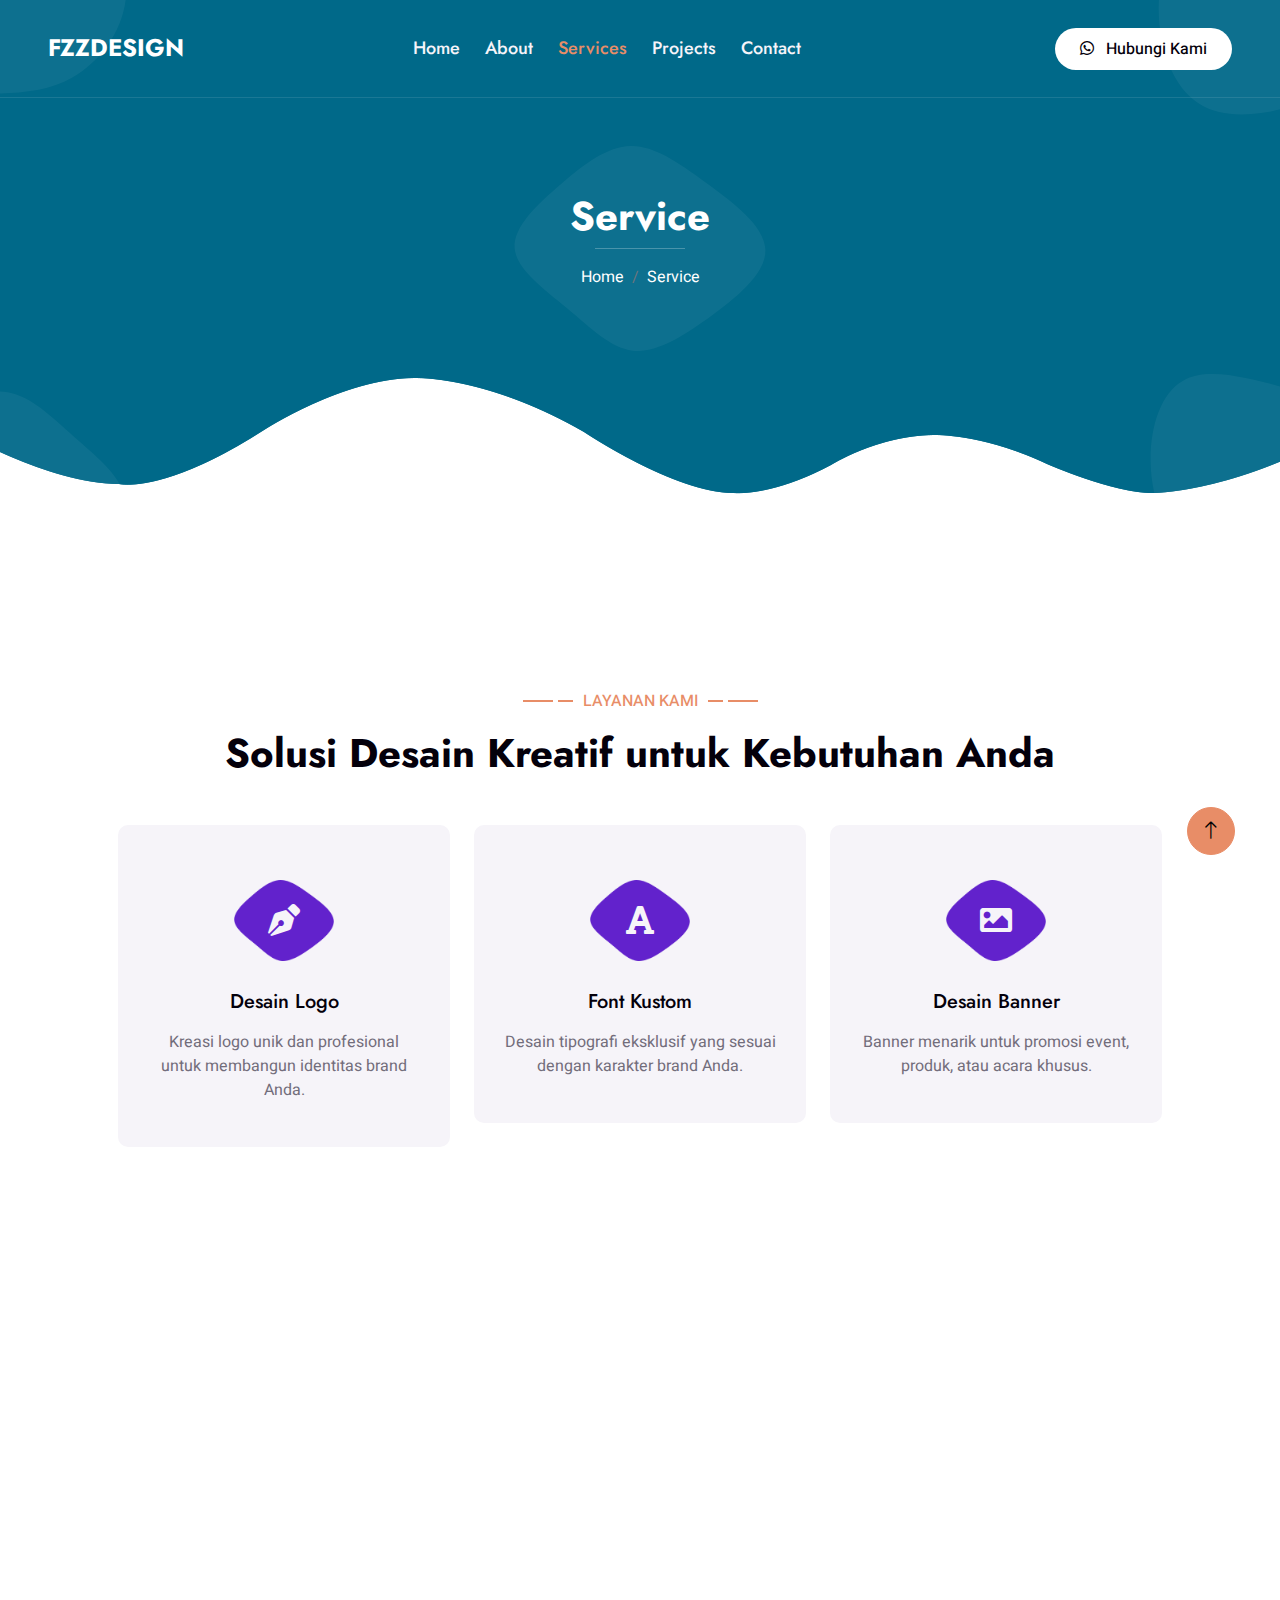
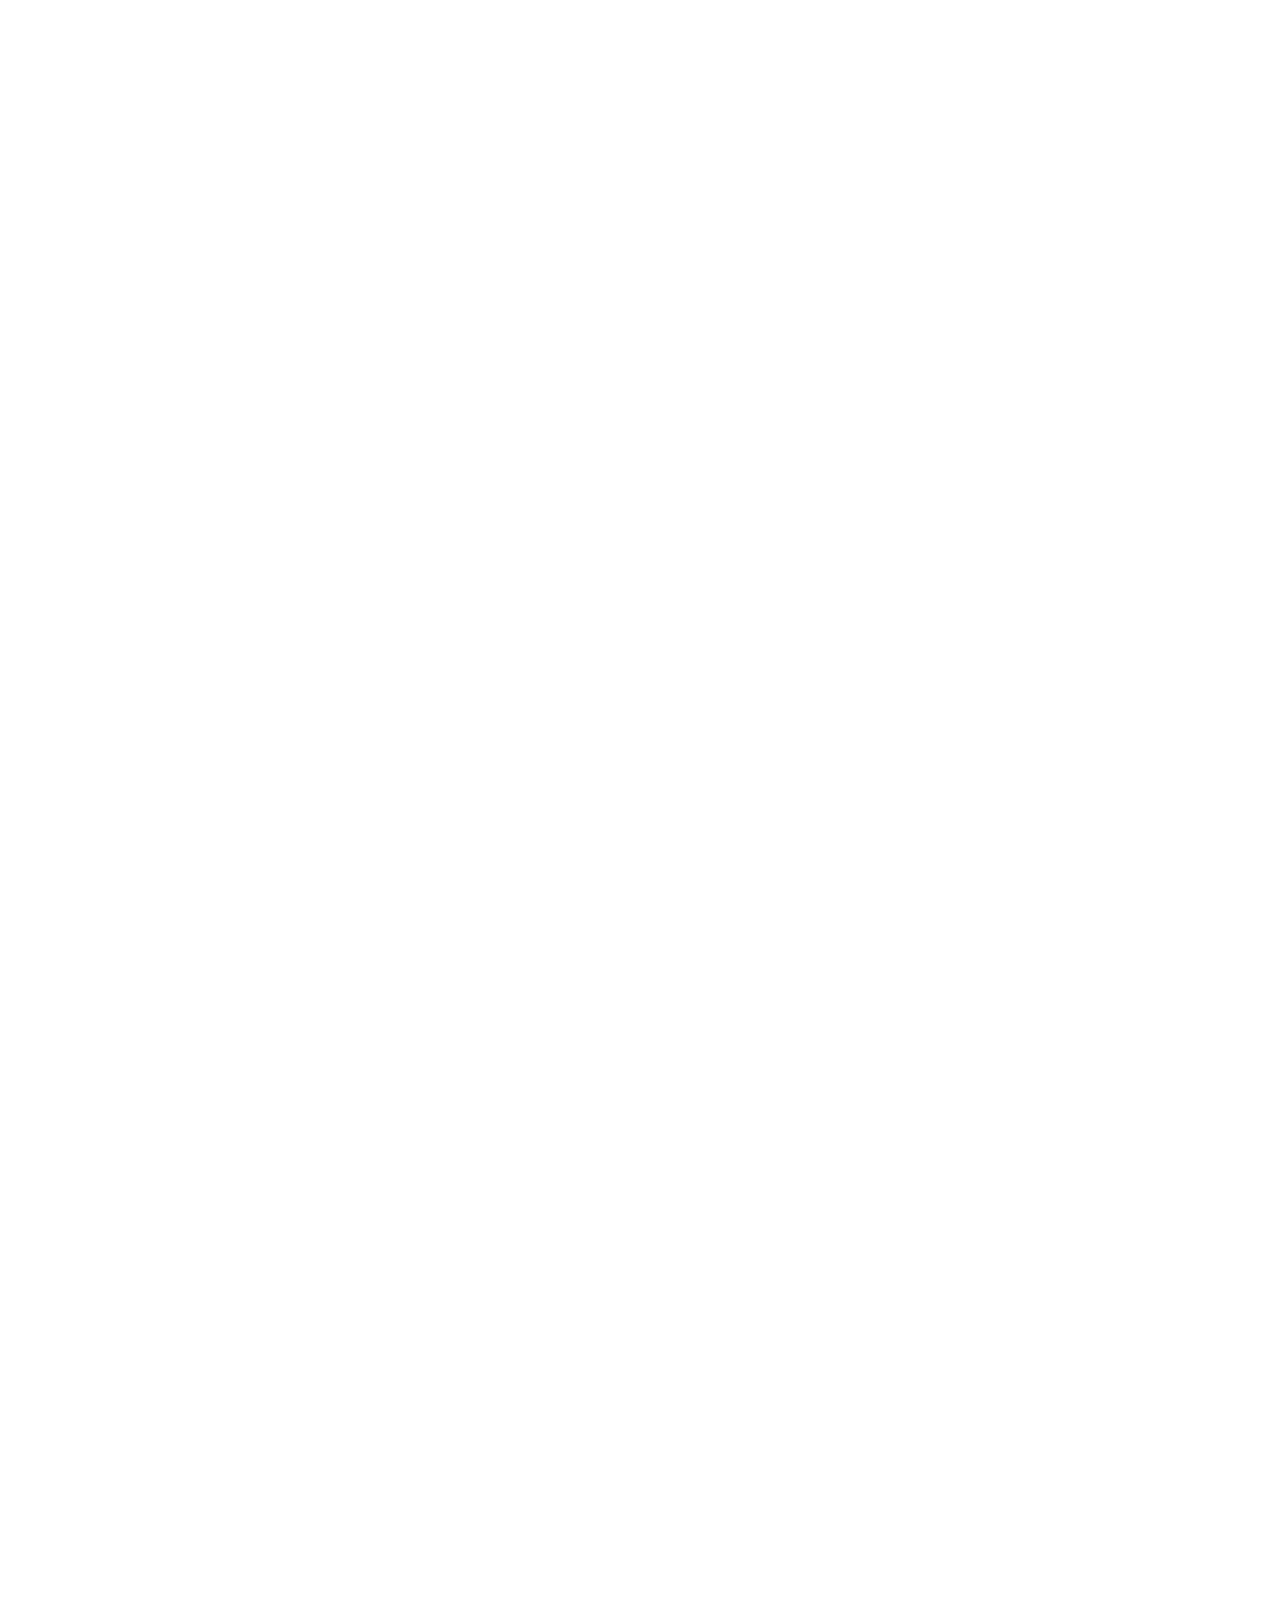
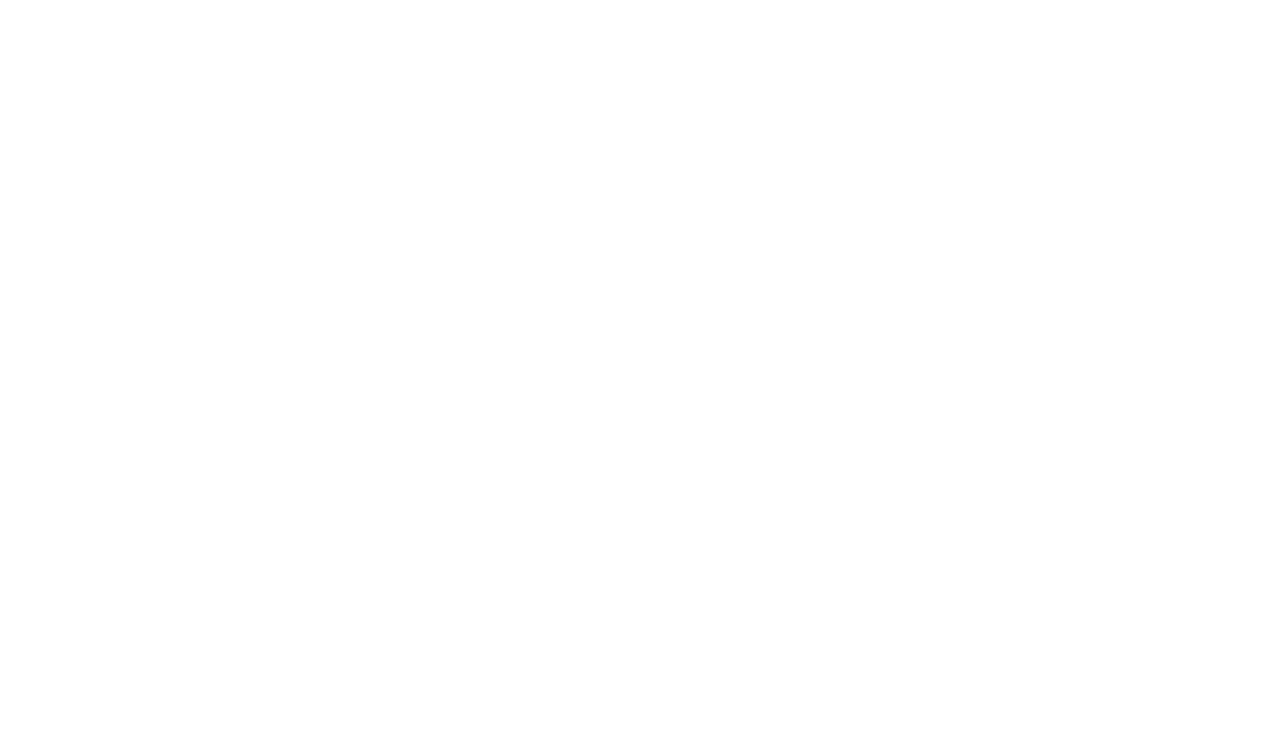
<file: service.html>
<!DOCTYPE html>
<html lang="en">
  <head>
    <meta charset="utf-8" />
    <title>Services| Jasa Desain Grafis Profesional</title>
    <meta name="viewport" content="width=device-width, initial-scale=1.0" />
    <meta
      name="keywords"
      content="desain grafis, jasa desain grafis, desain logo, desain brosur, desain kemasan, Fzz Design, kreatif"
    />
    <meta
      name="description"
      content="Fzz Design Grafis menawarkan jasa desain grafis profesional untuk kebutuhan bisnis Anda. Kami menyediakan desain logo, brosur, kemasan, dan materi promosi lainnya yang inovatif dan kreatif."
    />
    <meta name="author" content="Fzz Design Grafis" />

    <!-- Open Graph / Facebook -->
    <meta
      property="og:title"
      content="Fzz Design Grafis | Jasa Desain Grafis Profesional"
    />
    <meta
      property="og:description"
      content="Fzz Design Grafis menawarkan jasa desain grafis profesional untuk kebutuhan bisnis Anda. Dapatkan desain logo, brosur, kemasan, dan materi promosi yang kreatif."
    />
    <meta property="og:image" content="img/og-image.jpg" />
    <!-- Ganti dengan path gambar yang sesuai -->
    <meta property="og:url" content="https://www.fzzdsgn.my.id/" />
    <!-- Ganti dengan URL usaha Anda -->
    <meta property="og:type" content="website" />

    <!-- Twitter Card -->
    <meta name="twitter:card" content="summary_large_image" />
    <meta
      name="twitter:title"
      content="Fzz Design Grafis | Jasa Desain Grafis Profesional"
    />
    <meta
      name="twitter:description"
      content="Fzz Design Grafis menyediakan solusi desain grafis profesional untuk logo, brosur, kemasan, dan promosi bisnis Anda."
    />
    <meta name="twitter:image" content="img/og-image.jpg" />
    <!-- Ganti dengan path gambar yang sesuai -->

    <!-- Favicon -->
    <link href="img/favicon/favicon.ico" rel="icon" type="image/x-icon" />

    <!-- Google Web Fonts -->
    <link rel="preconnect" href="https://fonts.googleapis.com" />
    <link rel="preconnect" href="https://fonts.gstatic.com" crossorigin />
    <link
      href="https://fonts.googleapis.com/css2?family=Heebo:wght@400;500&family=Jost:wght@500;600;700&display=swap"
      rel="stylesheet"
    />

    <!-- Icon Font Stylesheet -->
    <link
      href="https://cdnjs.cloudflare.com/ajax/libs/font-awesome/5.10.0/css/all.min.css"
      rel="stylesheet"
    />
    <link
      href="https://cdn.jsdelivr.net/npm/bootstrap-icons@1.4.1/font/bootstrap-icons.css"
      rel="stylesheet"
    />

    <!-- Libraries Stylesheet -->
    <link href="lib/animate/animate.min.css" rel="stylesheet" />
    <link href="lib/owlcarousel/assets/owl.carousel.min.css" rel="stylesheet" />
    <link href="lib/lightbox/css/lightbox.min.css" rel="stylesheet" />

    <!-- Customized Bootstrap Stylesheet -->
    <link href="css/bootstrap.min.css" rel="stylesheet" />

    <!-- Template Stylesheet -->
    <link href="css/style.css" rel="stylesheet" />

    <!-- Structured Data for SEO -->
    <script type="application/ld+json">
      {
        "@context": "http://schema.org",
        "@type": "LocalBusiness",
        "name": "Fzz Design Grafis",
        "url": "https://www.fzzdsgn.my.id/",
        "logo": "https://www.fzzdesign.com/img/logo.png",
        "description": "Fzz Design Grafis menawarkan jasa desain grafis profesional untuk kebutuhan bisnis Anda, termasuk desain logo, brosur, kemasan, dan materi promosi.",
        "telephone": "+6283820151628,
      }
    </script>
  </head>

  <body>
    <div class="container-xxl bg-white p-0">
      <!-- Spinner Start -->
      <div
        id="spinner"
        class="show bg-white position-fixed translate-middle w-100 vh-100 top-50 start-50 d-flex align-items-center justify-content-center"
      >
        <div
          class="spinner-grow text-primary"
          style="width: 3rem; height: 3rem"
          role="status"
        >
          <span class="sr-only">Loading...</span>
        </div>
      </div>
      <!-- Spinner End -->

      <!-- Navbar & Hero Start -->
      <div class="container-xxl position-relative p-0">
        <nav
          class="navbar navbar-expand-lg navbar-light px-4 px-lg-5 py-3 py-lg-0"
        >
          <a href="index.html" class="navbar-brand p-0">
            <h1 class="m-0">FZZDESIGN</h1>
          </a>
          <button
            class="navbar-toggler"
            type="button"
            data-bs-toggle="collapse"
            data-bs-target="#navbarCollapse"
          >
            <span class="fa fa-bars"></span>
          </button>
          <div class="collapse navbar-collapse" id="navbarCollapse">
            <div class="navbar-nav mx-auto py-0">
              <a href="index.html" class="nav-item nav-link">Home</a>
              <a href="about.html" class="nav-item nav-link">About</a>
              <a href="service.html" class="nav-item nav-link active"
                >Services</a
              >
              <a href="project.html" class="nav-item nav-link">Projects</a>
              <a href="contact.html" class="nav-item nav-link">Contact</a>
            </div>
            <a
              href="https://wa.me/6283820151628"
              class="btn rounded-pill py-2 px-4 ms-3 d-none d-lg-block"
              target="_blank"
              rel="noopener noreferrer"
            >
              <i class="fab fa-whatsapp me-2"></i> Hubungi Kami
            </a>
          </div>
        </nav>

        <div class="container-xxl py-5 bg-primary hero-header">
          <div class="container my-5 py-5 px-lg-5">
            <div class="row g-5 py-5">
              <div class="col-12 text-center">
                <h1 class="text-white animated slideInDown">Service</h1>
                <hr class="bg-white mx-auto mt-0" style="width: 90px" />
                <nav aria-label="breadcrumb">
                  <ol class="breadcrumb justify-content-center">
                    <li class="breadcrumb-item">
                      <a class="text-white" href="index.html">Home</a>
                    </li>
                    <li
                      class="breadcrumb-item text-white active"
                      aria-current="page"
                    >
                      Service
                    </li>
                  </ol>
                </nav>
              </div>
            </div>
          </div>
        </div>
      </div>
      <!-- Navbar & Hero End -->

      <!-- Service Start -->
      <div class="container-xxl py-5">
        <div class="container py-5 px-lg-5">
          <div class="wow fadeInUp" data-wow-delay="0.1s">
            <p class="section-title text-secondary justify-content-center">
              <span></span>Layanan Kami<span></span>
            </p>
            <h1 class="text-center mb-5">
              Solusi Desain Kreatif untuk Kebutuhan Anda
            </h1>
          </div>
          <div class="row g-4">
            <!-- Logo Design -->
            <div class="col-lg-4 col-md-6 wow fadeInUp" data-wow-delay="0.1s">
              <div class="service-item d-flex flex-column text-center rounded">
                <div class="service-icon flex-shrink-0">
                  <i class="fas fa-pen-nib fa-2x"></i>
                </div>
                <h5 class="mb-3">Desain Logo</h5>
                <p class="m-0">
                  Kreasi logo unik dan profesional untuk membangun identitas
                  brand Anda.
                </p>
                <a class="btn btn-square" href="https://wa.me/6283820151628">
                  <i class="fa fa-arrow-right"></i>
                </a>
              </div>
            </div>

            <!-- Font Custom -->
            <div class="col-lg-4 col-md-6 wow fadeInUp" data-wow-delay="0.3s">
              <div class="service-item d-flex flex-column text-center rounded">
                <div class="service-icon flex-shrink-0">
                  <i class="fas fa-font fa-2x"></i>
                </div>
                <h5 class="mb-3">Font Kustom</h5>
                <p class="m-0">
                  Desain tipografi eksklusif yang sesuai dengan karakter brand
                  Anda.
                </p>
                <a class="btn btn-square" href="https://wa.me/6283820151628">
                  <i class="fa fa-arrow-right"></i>
                </a>
              </div>
            </div>

            <!-- Banner Design -->
            <div class="col-lg-4 col-md-6 wow fadeInUp" data-wow-delay="0.5s">
              <div class="service-item d-flex flex-column text-center rounded">
                <div class="service-icon flex-shrink-0">
                  <i class="fas fa-image fa-2x"></i>
                </div>
                <h5 class="mb-3">Desain Banner</h5>
                <p class="m-0">
                  Banner menarik untuk promosi event, produk, atau acara khusus.
                </p>
                <a class="btn btn-square" href="https://wa.me/6283820151628">
                  <i class="fa fa-arrow-right"></i>
                </a>
              </div>
            </div>

            <!-- Retro Design -->
            <div class="col-lg-4 col-md-6 wow fadeInUp" data-wow-delay="0.1s">
              <div class="service-item d-flex flex-column text-center rounded">
                <div class="service-icon flex-shrink-0">
                  <i class="fas fa-palette fa-2x"></i>
                </div>
                <h5 class="mb-3">Desain Retro</h5>
                <p class="m-0">
                  Konsep desain retro yang timeless untuk brand atau produk
                  Anda.
                </p>
                <a class="btn btn-square" href="https://wa.me/6283820151628">
                  <i class="fa fa-arrow-right"></i>
                </a>
              </div>
            </div>

            <!-- Jersey Design -->
            <div class="col-lg-4 col-md-6 wow fadeInUp" data-wow-delay="0.3s">
              <div class="service-item d-flex flex-column text-center rounded">
                <div class="service-icon flex-shrink-0">
                  <i class="fas fa-tshirt fa-2x"></i>
                </div>
                <h5 class="mb-3">Desain Jersey</h5>
                <p class="m-0">
                  Desain jersey olahraga atau kaos dengan konsep kreatif.
                </p>
                <a class="btn btn-square" href="https://wa.me/6283820151628">
                  <i class="fa fa-arrow-right"></i>
                </a>
              </div>
            </div>

            <!-- Poster Design -->
            <div class="col-lg-4 col-md-6 wow fadeInUp" data-wow-delay="0.5s">
              <div class="service-item d-flex flex-column text-center rounded">
                <div class="service-icon flex-shrink-0">
                  <i class="fas fa-paint-brush fa-2x"></i>
                </div>
                <h5 class="mb-3">Desain Poster</h5>
                <p class="m-0">
                  Poster kreatif untuk promosi, event, atau dekorasi.
                </p>
                <a class="btn btn-square" href="https://wa.me/6283820151628">
                  <i class="fa fa-arrow-right"></i>
                </a>
              </div>
            </div>

            <!-- Livery Design -->
            <div class="col-lg-4 col-md-6 wow fadeInUp" data-wow-delay="0.7s">
              <div class="service-item d-flex flex-column text-center rounded">
                <div class="service-icon flex-shrink-0">
                  <i class="fas fa-car fa-2x"></i>
                </div>
                <h5 class="mb-3">Desain Livery</h5>
                <p class="m-0">
                  Desain livery kendaraan untuk branding atau event.
                </p>
                <a class="btn btn-square" href="https://wa.me/6283820151628">
                  <i class="fa fa-arrow-right"></i>
                </a>
              </div>
            </div>
          </div>
        </div>
      </div>
      <!-- Service End -->

      <!-- Newsletter Start -->
      <div
        class="container-xxl bg-primary newsletter py-5 wow fadeInUp"
        data-wow-delay="0.1s"
      >
        <div class="container py-5 px-lg-5">
          <div class="row justify-content-center">
            <div class="col-lg-7 text-center">
              <p class="section-title text-white justify-content-center">
                <span></span>Berlangganan<span></span>
              </p>
              <h1 class="text-center text-white mb-4">
                Dapatkan Update & Penawaran Spesial
              </h1>
              <p class="text-white mb-4">
                Daftarkan email Anda untuk mendapatkan informasi terbaru tentang
                layanan desain, promo menarik, dan tips kreatif langsung ke
                inbox Anda.
              </p>
              <form
                action="mailto:hanifarsyad180@gmail.com"
                method="post"
                enctype="text/plain"
              >
                <div class="position-relative w-100 mt-3">
                  <input
                    class="form-control border-0 rounded-pill w-100 ps-4 pe-5"
                    type="email"
                    name="email"
                    placeholder="Masukkan Email Anda"
                    style="height: 48px"
                    required
                  />
                  <button
                    type="submit"
                    class="btn shadow-none position-absolute top-0 end-0 mt-1 me-2"
                  >
                    <i class="fa fa-paper-plane text-primary fs-4"></i>
                  </button>
                </div>
              </form>
              <p class="text-white mt-3">
                <small
                  >Kami tidak akan mengirim spam. Unsubscribe kapan saja.</small
                >
              </p>
            </div>
          </div>
        </div>
      </div>
      <!-- Newsletter End -->

      <!-- Testimonial Start -->
      <div class="container-xxl py-5 wow fadeInUp" data-wow-delay="0.1s">
        <div class="container py-5 px-lg-5">
          <p class="section-title text-secondary justify-content-center">
            <span></span>Testimoni<span></span>
          </p>
          <h1 class="text-center mb-5">Apa Kata Klien Kami!</h1>
          <div class="owl-carousel testimonial-carousel">
            <div class="testimonial-item bg-light rounded my-4">
              <p class="fs-5">
                <i class="fa fa-quote-left fa-4x text-primary mt-n4 me-3"></i>
                Jasa desain grafis yang profesional dan kreatif. Desain yang
                dihasilkan sangat sesuai dengan identitas brand kami dan mampu
                menarik perhatian pelanggan.
              </p>
              <div class="d-flex align-items-center">
                <div class="ps-4">
                  <h5 class="mb-1">Agus Prasetyo</h5>
                  <span>Pengusaha</span>
                </div>
              </div>
            </div>
            <div class="testimonial-item bg-light rounded my-4">
              <p class="fs-5">
                <i class="fa fa-quote-left fa-4x text-primary mt-n4 me-3"></i>
                Tim desain grafis yang berdedikasi tinggi dan responsif terhadap
                kebutuhan kami. Proses pengerjaan cepat dan hasil akhir yang
                memukau.
              </p>
              <div class="d-flex align-items-center">
                <div class="ps-4">
                  <h5 class="mb-1">Rina Sari</h5>
                  <span>Desainer</span>
                </div>
              </div>
            </div>
            <div class="testimonial-item bg-light rounded my-4">
              <p class="fs-5">
                <i class="fa fa-quote-left fa-4x text-primary mt-n4 me-3"></i>
                Hasil desain sangat inovatif dan memenuhi ekspektasi. Pengalaman
                bekerja dengan tim ini sangat menyenangkan dan profesional.
              </p>
              <div class="d-flex align-items-center">
                <div class="ps-4">
                  <h5 class="mb-1">Dewi Lestari</h5>
                  <span>Marketing Manager</span>
                </div>
              </div>
            </div>
          </div>
        </div>
      </div>
      <!-- Testimonial End -->

      <!-- Footer Start -->
      <div
        class="container-fluid bg-primary text-light footer wow fadeIn"
        data-wow-delay="0.1s"
      >
        <div class="container py-5 px-lg-5">
          <div class="row g-5">
            <div class="col-md-6 col-lg-3">
              <p class="section-title text-white h5 mb-4">
                Address<span></span>
              </p>
              <p><i class="fa fa-phone-alt me-2"></i>+6283820151628</p>
              <p><i class="fa fa-envelope me-2"></i>hanifarsyad180@gmail.com</p>
              <div class="d-flex pt-2">
                <a
                  class="btn btn-outline-light btn-social"
                  href="https://www.instagram.com/fzzdsgn/"
                  ><i class="fab fa-instagram"></i
                ></a>
              </div>
            </div>
            <div class="col-md-6 col-lg-3">
              <p class="section-title text-white h5 mb-4">
                Quick Link<span></span>
              </p>
              <a class="btn btn-link" href="about.html">About</a>
              <a class="btn btn-link" href="project.html">Project</a>
              <a class="btn btn-link" href="service.html">Services</a>
              <a class="btn btn-link" href="contact.html">Contact</a>
            </div>
            <div class="col-md-6 col-lg-3">
              <p class="section-title text-white h5 mb-4">
                Gallery<span></span>
              </p>
              <div class="row g-2">
                <div class="col-4">
                  <img
                    class="img-fluid d-block mx-auto"
                    style="width: 100px; height: 100px; object-fit: cover"
                    src="img/portfolio-1.jpg"
                    alt="Image"
                  />
                </div>
                <div class="col-4">
                  <img
                    class="img-fluid d-block mx-auto"
                    style="width: 100px; height: 100px; object-fit: cover"
                    src="img/portfolio-2.jpg"
                    alt="Image"
                  />
                </div>
                <div class="col-4">
                  <img
                    class="img-fluid d-block mx-auto"
                    style="width: 100px; height: 100px; object-fit: cover"
                    src="img/portfolio-3.jpg"
                    alt="Image"
                  />
                </div>
                <div class="col-4">
                  <img
                    class="img-fluid d-block mx-auto"
                    style="width: 100px; height: 100px; object-fit: cover"
                    src="img/portfolio-4.jpg"
                    alt="Image"
                  />
                </div>
                <div class="col-4">
                  <img
                    class="img-fluid d-block mx-auto"
                    style="width: 100px; height: 100px; object-fit: cover"
                    src="img/portfolio-5.jpg"
                    alt="Image"
                  />
                </div>
                <div class="col-4">
                  <img
                    class="img-fluid d-block mx-auto"
                    style="width: 100px; height: 100px; object-fit: cover"
                    src="img/portfolio-6.jpg"
                    alt="Image"
                  />
                </div>
              </div>
            </div>

            <div class="col-md-6 col-lg-3">
              <p class="section-title text-white h5 mb-4">
                Konsultasi<span></span>
              </p>
              <p>Dapatkan solusi terbaik untuk kebutuhan Anda.</p>
              <form
                action="mailto:hanifarsyad180@gmail.com"
                method="post"
                enctype="text/plain"
              >
                <div class="position-relative w-100 mt-3">
                  <input
                    class="form-control border-0 rounded-pill w-100 ps-4 pe-5"
                    type="email"
                    placeholder="Email Anda"
                    style="height: 48px"
                    name="email"
                    required
                  />
                  <button
                    type="submit"
                    class="btn shadow-none position-absolute top-0 end-0 mt-1 me-2"
                  >
                    <i class="fa fa-paper-plane text-primary fs-4"></i>
                  </button>
                </div>
              </form>
            </div>
          </div>
        </div>
        <div class="container px-lg-5">
          <div class="copyright">
            <div class="row">
              <div class="col-md-6 text-center text-md-start mb-3 mb-md-0">
                &copy;
                <a class="border-bottom" href="https://www.fzzdsgn.my.id/"
                  >fzzdsgn.my.id</a
                >, All Right Reserved.

                <!--/*** This template is free as long as you keep the footer author’s credit link/attribution link/backlink. If you'd like to use the template without the footer author’s credit link/attribution link/backlink, you can purchase the Credit Removal License from "https://htmlcodex.com/credit-removal". Thank you for your support. ***/-->
                Designed By
                <a
                  class="border-bottom"
                  href="https://sites.google.com/view/arsithra/halaman-muka"
                  >Arsithra</a
                >
              </div>
            </div>
          </div>
        </div>
      </div>
      <!-- Footer End -->

      <!-- Back to Top -->
      <a href="#" class="btn btn-lg btn-secondary btn-lg-square back-to-top"
        ><i class="bi bi-arrow-up"></i
      ></a>
    </div>

    <!-- JavaScript Libraries -->
    <script src="https://code.jquery.com/jquery-3.4.1.min.js"></script>
    <script src="https://cdn.jsdelivr.net/npm/bootstrap@5.0.0/dist/js/bootstrap.bundle.min.js"></script>
    <script src="lib/wow/wow.min.js"></script>
    <script src="lib/easing/easing.min.js"></script>
    <script src="lib/waypoints/waypoints.min.js"></script>
    <script src="lib/counterup/counterup.min.js"></script>
    <script src="lib/owlcarousel/owl.carousel.min.js"></script>
    <script src="lib/isotope/isotope.pkgd.min.js"></script>
    <script src="lib/lightbox/js/lightbox.min.js"></script>

    <!-- Template Javascript -->
    <script src="js/main.js"></script>
  </body>
</html>
</file>
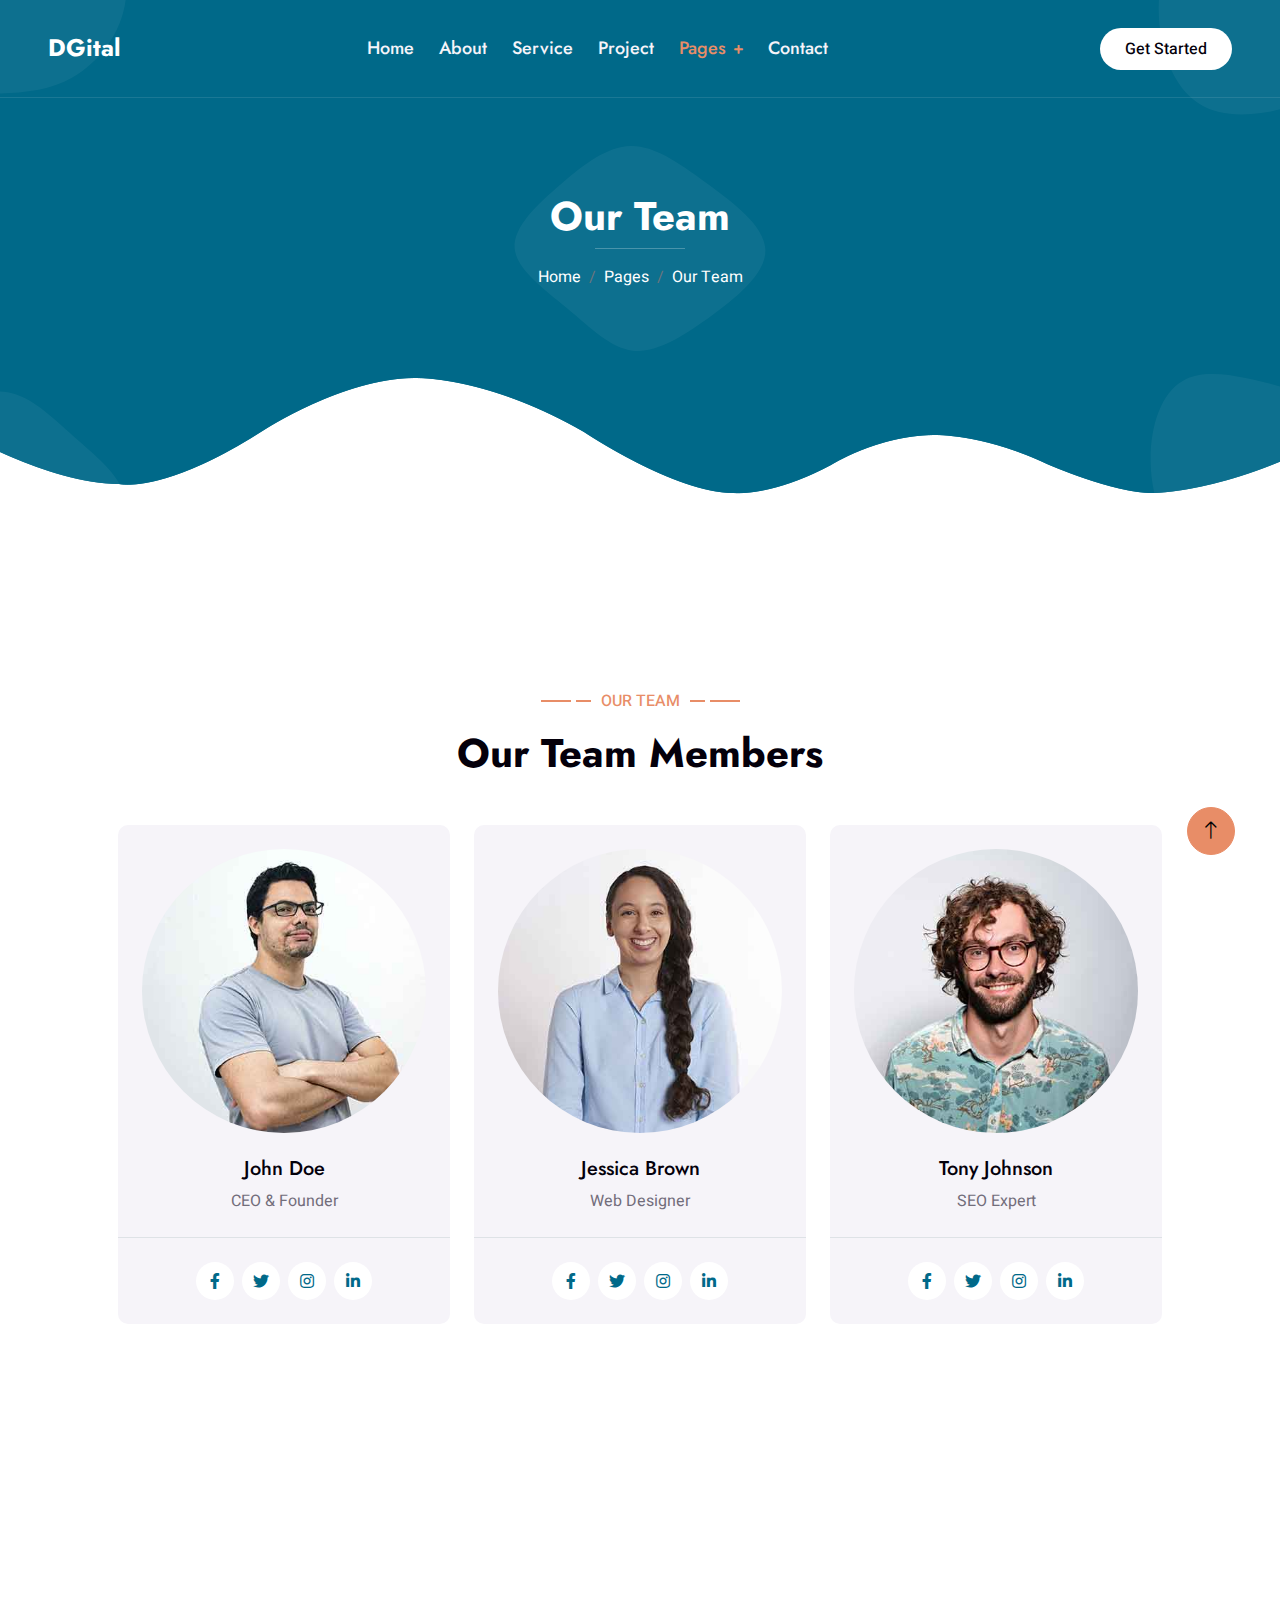
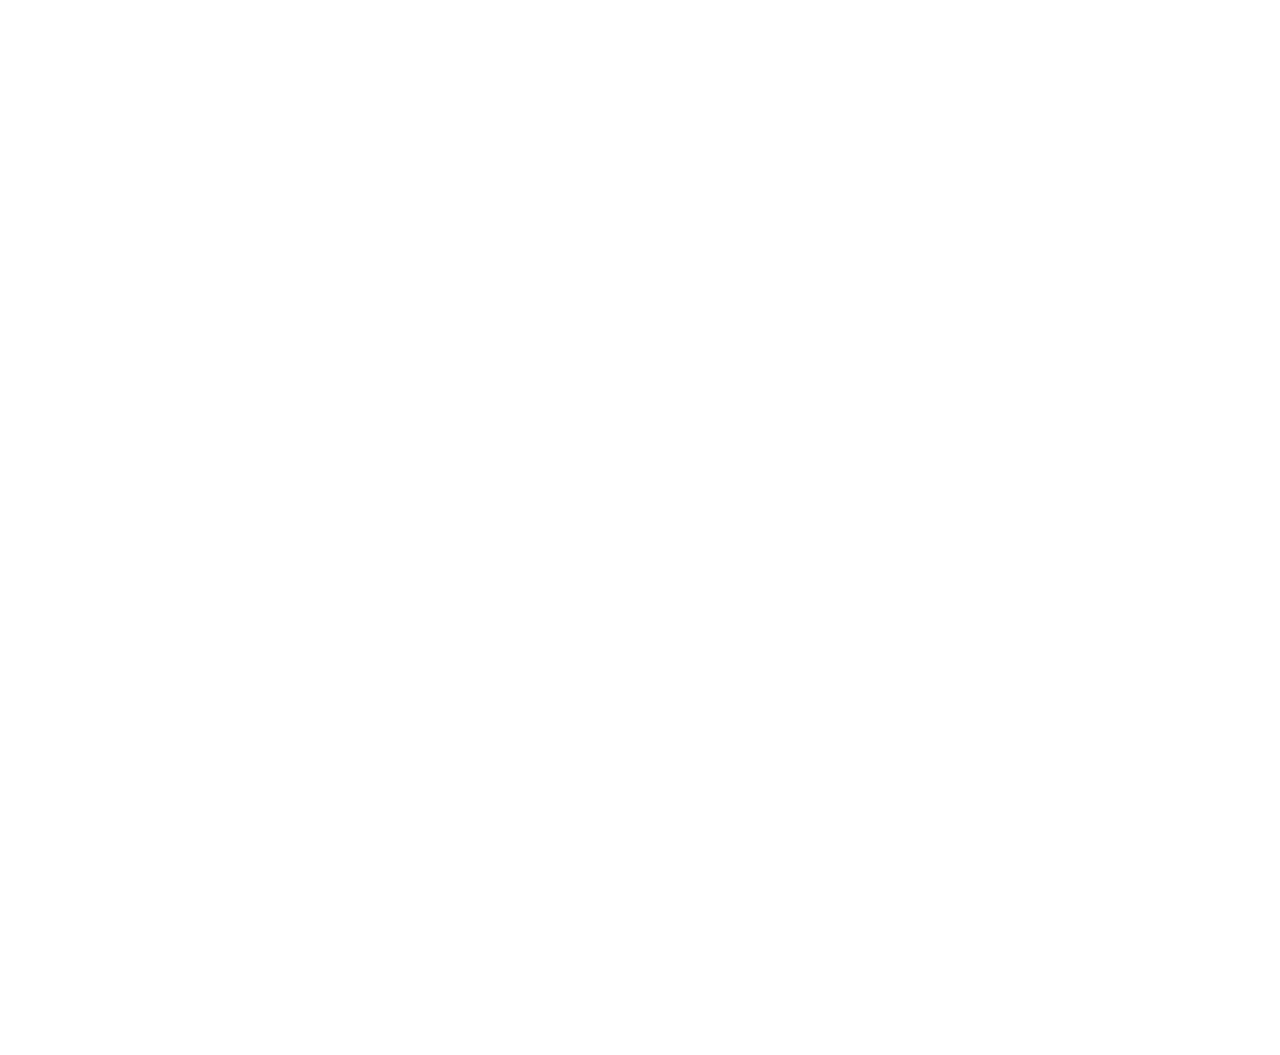
<file: team.html>
<!DOCTYPE html>
<html lang="en">

<head>
    <meta charset="utf-8">
    <title>DGital - Digital Agency HTML Template</title>
    <meta content="width=device-width, initial-scale=1.0" name="viewport">
    <meta content="" name="keywords">
    <meta content="" name="description">

    <!-- Favicon -->
    <link href="img/favicon.ico" rel="icon">

    <!-- Google Web Fonts -->
    <link rel="preconnect" href="https://fonts.googleapis.com">
    <link rel="preconnect" href="https://fonts.gstatic.com" crossorigin>
    <link href="https://fonts.googleapis.com/css2?family=Heebo:wght@400;500&family=Jost:wght@500;600;700&display=swap" rel="stylesheet"> 

    <!-- Icon Font Stylesheet -->
    <link href="https://cdnjs.cloudflare.com/ajax/libs/font-awesome/5.10.0/css/all.min.css" rel="stylesheet">
    <link href="https://cdn.jsdelivr.net/npm/bootstrap-icons@1.4.1/font/bootstrap-icons.css" rel="stylesheet">

    <!-- Libraries Stylesheet -->
    <link href="lib/animate/animate.min.css" rel="stylesheet">
    <link href="lib/owlcarousel/assets/owl.carousel.min.css" rel="stylesheet">
    <link href="lib/lightbox/css/lightbox.min.css" rel="stylesheet">

    <!-- Customized Bootstrap Stylesheet -->
    <link href="css/bootstrap.min.css" rel="stylesheet">

    <!-- Template Stylesheet -->
    <link href="css/style.css" rel="stylesheet">
</head>

<body>
    <div class="container-xxl bg-white p-0">
        <!-- Spinner Start -->
        <div id="spinner" class="show bg-white position-fixed translate-middle w-100 vh-100 top-50 start-50 d-flex align-items-center justify-content-center">
            <div class="spinner-grow text-primary" style="width: 3rem; height: 3rem;" role="status">
                <span class="sr-only">Loading...</span>
            </div>
        </div>
        <!-- Spinner End -->


        <!-- Navbar & Hero Start -->
        <div class="container-xxl position-relative p-0">
            <nav class="navbar navbar-expand-lg navbar-light px-4 px-lg-5 py-3 py-lg-0">
                <a href="" class="navbar-brand p-0">
                    <h1 class="m-0">DGital</h1>
                    <!-- <img src="img/logo.png" alt="Logo"> -->
                </a>
                <button class="navbar-toggler" type="button" data-bs-toggle="collapse" data-bs-target="#navbarCollapse">
                    <span class="fa fa-bars"></span>
                </button>
                <div class="collapse navbar-collapse" id="navbarCollapse">
                    <div class="navbar-nav mx-auto py-0">
                        <a href="index.html" class="nav-item nav-link">Home</a>
                        <a href="about.html" class="nav-item nav-link">About</a>
                        <a href="service.html" class="nav-item nav-link">Service</a>
                        <a href="project.html" class="nav-item nav-link">Project</a>
                        <div class="nav-item dropdown">
                            <a href="#" class="nav-link dropdown-toggle active" data-bs-toggle="dropdown">Pages</a>
                            <div class="dropdown-menu m-0">
                                <a href="team.html" class="dropdown-item active">Our Team</a>
                                <a href="testimonial.html" class="dropdown-item">Testimonial</a>
                                <a href="404.html" class="dropdown-item">404 Page</a>
                            </div>
                        </div>
                        <a href="contact.html" class="nav-item nav-link">Contact</a>
                    </div>
                    <a href="" class="btn rounded-pill py-2 px-4 ms-3 d-none d-lg-block">Get Started</a>
                </div>
            </nav>

            <div class="container-xxl py-5 bg-primary hero-header">
                <div class="container my-5 py-5 px-lg-5">
                    <div class="row g-5 py-5">
                        <div class="col-12 text-center">
                            <h1 class="text-white animated slideInDown">Our Team</h1>
                            <hr class="bg-white mx-auto mt-0" style="width: 90px;">
                            <nav aria-label="breadcrumb">
                                <ol class="breadcrumb justify-content-center">
                                    <li class="breadcrumb-item"><a class="text-white" href="#">Home</a></li>
                                    <li class="breadcrumb-item"><a class="text-white" href="#">Pages</a></li>
                                    <li class="breadcrumb-item text-white active" aria-current="page">Our Team</li>
                                </ol>
                            </nav>
                        </div>
                    </div>
                </div>
            </div>
        </div>
        <!-- Navbar & Hero End -->
        

        <!-- Team Start -->
        <div class="container-xxl py-5">
            <div class="container py-5 px-lg-5">
                <div class="wow fadeInUp" data-wow-delay="0.1s">
                    <p class="section-title text-secondary justify-content-center"><span></span>Our Team<span></span></p>
                    <h1 class="text-center mb-5">Our Team Members</h1>
                </div>
                <div class="row g-4">
                    <div class="col-lg-4 col-md-6 wow fadeInUp" data-wow-delay="0.1s">
                        <div class="team-item bg-light rounded">
                            <div class="text-center border-bottom p-4">
                                <img class="img-fluid rounded-circle mb-4" src="img/team-1.jpg" alt="">
                                <h5>John Doe</h5>
                                <span>CEO & Founder</span>
                            </div>
                            <div class="d-flex justify-content-center p-4">
                                <a class="btn btn-square mx-1" href=""><i class="fab fa-facebook-f"></i></a>
                                <a class="btn btn-square mx-1" href=""><i class="fab fa-twitter"></i></a>
                                <a class="btn btn-square mx-1" href=""><i class="fab fa-instagram"></i></a>
                                <a class="btn btn-square mx-1" href=""><i class="fab fa-linkedin-in"></i></a>
                            </div>
                        </div>
                    </div>
                    <div class="col-lg-4 col-md-6 wow fadeInUp" data-wow-delay="0.3s">
                        <div class="team-item bg-light rounded">
                            <div class="text-center border-bottom p-4">
                                <img class="img-fluid rounded-circle mb-4" src="img/team-2.jpg" alt="">
                                <h5>Jessica Brown</h5>
                                <span>Web Designer</span>
                            </div>
                            <div class="d-flex justify-content-center p-4">
                                <a class="btn btn-square mx-1" href=""><i class="fab fa-facebook-f"></i></a>
                                <a class="btn btn-square mx-1" href=""><i class="fab fa-twitter"></i></a>
                                <a class="btn btn-square mx-1" href=""><i class="fab fa-instagram"></i></a>
                                <a class="btn btn-square mx-1" href=""><i class="fab fa-linkedin-in"></i></a>
                            </div>
                        </div>
                    </div>
                    <div class="col-lg-4 col-md-6 wow fadeInUp" data-wow-delay="0.5s">
                        <div class="team-item bg-light rounded">
                            <div class="text-center border-bottom p-4">
                                <img class="img-fluid rounded-circle mb-4" src="img/team-3.jpg" alt="">
                                <h5>Tony Johnson</h5>
                                <span>SEO Expert</span>
                            </div>
                            <div class="d-flex justify-content-center p-4">
                                <a class="btn btn-square mx-1" href=""><i class="fab fa-facebook-f"></i></a>
                                <a class="btn btn-square mx-1" href=""><i class="fab fa-twitter"></i></a>
                                <a class="btn btn-square mx-1" href=""><i class="fab fa-instagram"></i></a>
                                <a class="btn btn-square mx-1" href=""><i class="fab fa-linkedin-in"></i></a>
                            </div>
                        </div>
                    </div>
                    <div class="col-lg-4 col-md-6 wow fadeInUp" data-wow-delay="0.1s">
                        <div class="team-item bg-light rounded">
                            <div class="text-center border-bottom p-4">
                                <img class="img-fluid rounded-circle mb-4" src="img/team-2.jpg" alt="">
                                <h5>John Doe</h5>
                                <span>CEO & Founder</span>
                            </div>
                            <div class="d-flex justify-content-center p-4">
                                <a class="btn btn-square mx-1" href=""><i class="fab fa-facebook-f"></i></a>
                                <a class="btn btn-square mx-1" href=""><i class="fab fa-twitter"></i></a>
                                <a class="btn btn-square mx-1" href=""><i class="fab fa-instagram"></i></a>
                                <a class="btn btn-square mx-1" href=""><i class="fab fa-linkedin-in"></i></a>
                            </div>
                        </div>
                    </div>
                    <div class="col-lg-4 col-md-6 wow fadeInUp" data-wow-delay="0.3s">
                        <div class="team-item bg-light rounded">
                            <div class="text-center border-bottom p-4">
                                <img class="img-fluid rounded-circle mb-4" src="img/team-3.jpg" alt="">
                                <h5>Jessica Brown</h5>
                                <span>Web Designer</span>
                            </div>
                            <div class="d-flex justify-content-center p-4">
                                <a class="btn btn-square mx-1" href=""><i class="fab fa-facebook-f"></i></a>
                                <a class="btn btn-square mx-1" href=""><i class="fab fa-twitter"></i></a>
                                <a class="btn btn-square mx-1" href=""><i class="fab fa-instagram"></i></a>
                                <a class="btn btn-square mx-1" href=""><i class="fab fa-linkedin-in"></i></a>
                            </div>
                        </div>
                    </div>
                    <div class="col-lg-4 col-md-6 wow fadeInUp" data-wow-delay="0.5s">
                        <div class="team-item bg-light rounded">
                            <div class="text-center border-bottom p-4">
                                <img class="img-fluid rounded-circle mb-4" src="img/team-1.jpg" alt="">
                                <h5>Tony Johnson</h5>
                                <span>SEO Expert</span>
                            </div>
                            <div class="d-flex justify-content-center p-4">
                                <a class="btn btn-square mx-1" href=""><i class="fab fa-facebook-f"></i></a>
                                <a class="btn btn-square mx-1" href=""><i class="fab fa-twitter"></i></a>
                                <a class="btn btn-square mx-1" href=""><i class="fab fa-instagram"></i></a>
                                <a class="btn btn-square mx-1" href=""><i class="fab fa-linkedin-in"></i></a>
                            </div>
                        </div>
                    </div>
                </div>
            </div>
        </div>
        <!-- Team End -->
        

        <!-- Footer Start -->
        <div class="container-fluid bg-primary text-light footer wow fadeIn" data-wow-delay="0.1s">
            <div class="container py-5 px-lg-5">
                <div class="row g-5">
                    <div class="col-md-6 col-lg-3">
                        <p class="section-title text-white h5 mb-4">Address<span></span></p>
                        <p><i class="fa fa-map-marker-alt me-3"></i>123 Street, New York, USA</p>
                        <p><i class="fa fa-phone-alt me-3"></i>+012 345 67890</p>
                        <p><i class="fa fa-envelope me-3"></i>info@example.com</p>
                        <div class="d-flex pt-2">
                            <a class="btn btn-outline-light btn-social" href=""><i class="fab fa-twitter"></i></a>
                            <a class="btn btn-outline-light btn-social" href=""><i class="fab fa-facebook-f"></i></a>
                            <a class="btn btn-outline-light btn-social" href=""><i class="fab fa-instagram"></i></a>
                            <a class="btn btn-outline-light btn-social" href=""><i class="fab fa-linkedin-in"></i></a>
                        </div>
                    </div>
                    <div class="col-md-6 col-lg-3">
                        <p class="section-title text-white h5 mb-4">Quick Link<span></span></p>
                        <a class="btn btn-link" href="">About Us</a>
                        <a class="btn btn-link" href="">Contact Us</a>
                        <a class="btn btn-link" href="">Privacy Policy</a>
                        <a class="btn btn-link" href="">Terms & Condition</a>
                        <a class="btn btn-link" href="">Career</a>
                    </div>
                    <div class="col-md-6 col-lg-3">
                        <p class="section-title text-white h5 mb-4">Gallery<span></span></p>
                        <div class="row g-2">
                            <div class="col-4">
                                <img class="img-fluid" src="img/portfolio-1.jpg" alt="Image">
                            </div>
                            <div class="col-4">
                                <img class="img-fluid" src="img/portfolio-2.jpg" alt="Image">
                            </div>
                            <div class="col-4">
                                <img class="img-fluid" src="img/portfolio-3.jpg" alt="Image">
                            </div>
                            <div class="col-4">
                                <img class="img-fluid" src="img/portfolio-4.jpg" alt="Image">
                            </div>
                            <div class="col-4">
                                <img class="img-fluid" src="img/portfolio-5.jpg" alt="Image">
                            </div>
                            <div class="col-4">
                                <img class="img-fluid" src="img/portfolio-6.jpg" alt="Image">
                            </div>
                        </div>
                    </div>
                    <div class="col-md-6 col-lg-3">
                        <p class="section-title text-white h5 mb-4">Newsletter<span></span></p>
                        <p>Lorem ipsum dolor sit amet elit. Phasellus nec pretium mi. Curabitur facilisis ornare velit non vulpu</p>
                        <div class="position-relative w-100 mt-3">
                            <input class="form-control border-0 rounded-pill w-100 ps-4 pe-5" type="text" placeholder="Your Email" style="height: 48px;">
                            <button type="button" class="btn shadow-none position-absolute top-0 end-0 mt-1 me-2"><i class="fa fa-paper-plane text-primary fs-4"></i></button>
                        </div>
                    </div>
                </div>
            </div>
            <div class="container px-lg-5">
                <div class="copyright">
                    <div class="row">
                        <div class="col-md-6 text-center text-md-start mb-3 mb-md-0">
                            &copy; <a class="border-bottom" href="#">Your Site Name</a>, All Right Reserved. 
							
							<!--/*** This template is free as long as you keep the footer author’s credit link/attribution link/backlink. If you'd like to use the template without the footer author’s credit link/attribution link/backlink, you can purchase the Credit Removal License from "https://htmlcodex.com/credit-removal". Thank you for your support. ***/-->
							Designed By <a class="border-bottom" href="https://htmlcodex.com">HTML Codex</a>
                        </div>
                        <div class="col-md-6 text-center text-md-end">
                            <div class="footer-menu">
                                <a href="">Home</a>
                                <a href="">Cookies</a>
                                <a href="">Help</a>
                                <a href="">FQAs</a>
                            </div>
                        </div>
                    </div>
                </div>
            </div>
        </div>
        <!-- Footer End -->


        <!-- Back to Top -->
        <a href="#" class="btn btn-lg btn-secondary btn-lg-square back-to-top"><i class="bi bi-arrow-up"></i></a>
    </div>

    <!-- JavaScript Libraries -->
    <script src="https://code.jquery.com/jquery-3.4.1.min.js"></script>
    <script src="https://cdn.jsdelivr.net/npm/bootstrap@5.0.0/dist/js/bootstrap.bundle.min.js"></script>
    <script src="lib/wow/wow.min.js"></script>
    <script src="lib/easing/easing.min.js"></script>
    <script src="lib/waypoints/waypoints.min.js"></script>
    <script src="lib/counterup/counterup.min.js"></script>
    <script src="lib/owlcarousel/owl.carousel.min.js"></script>
    <script src="lib/isotope/isotope.pkgd.min.js"></script>
    <script src="lib/lightbox/js/lightbox.min.js"></script>

    <!-- Template Javascript -->
    <script src="js/main.js"></script>
</body>

</html>
</file>
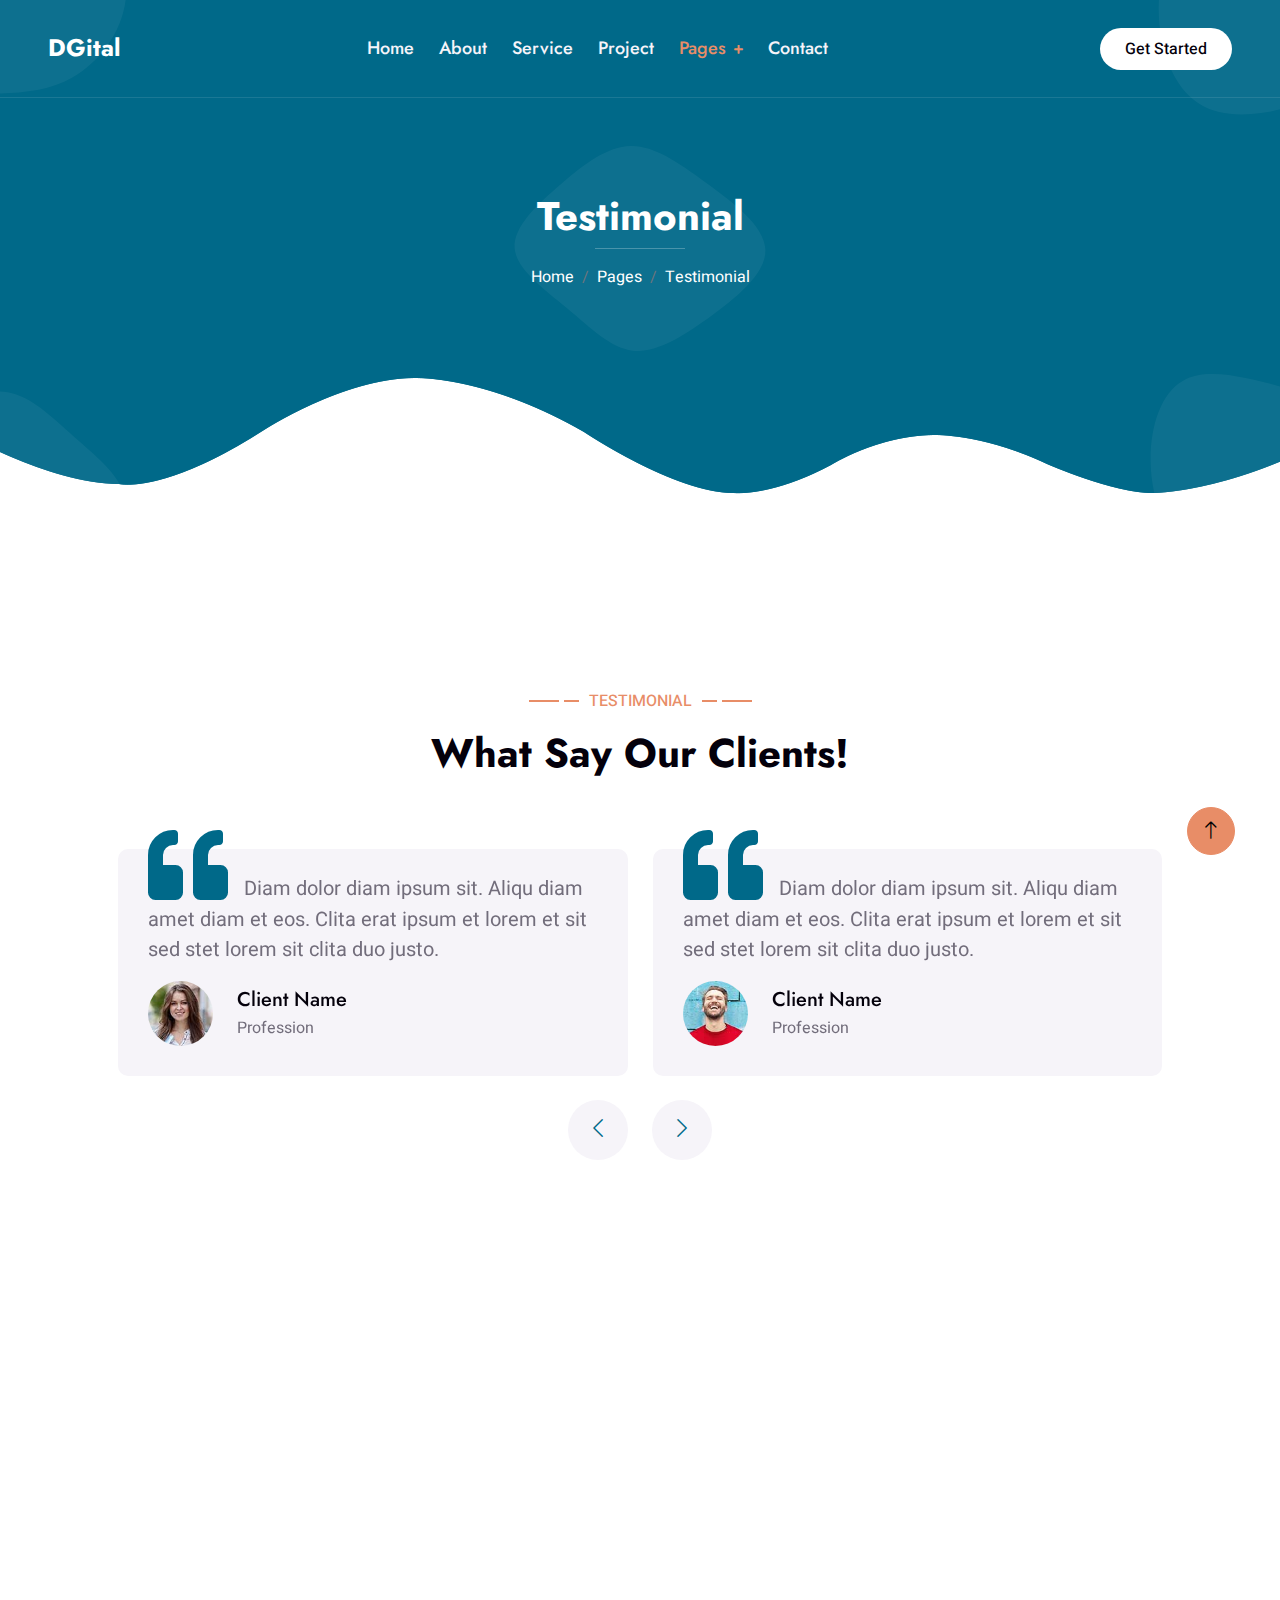
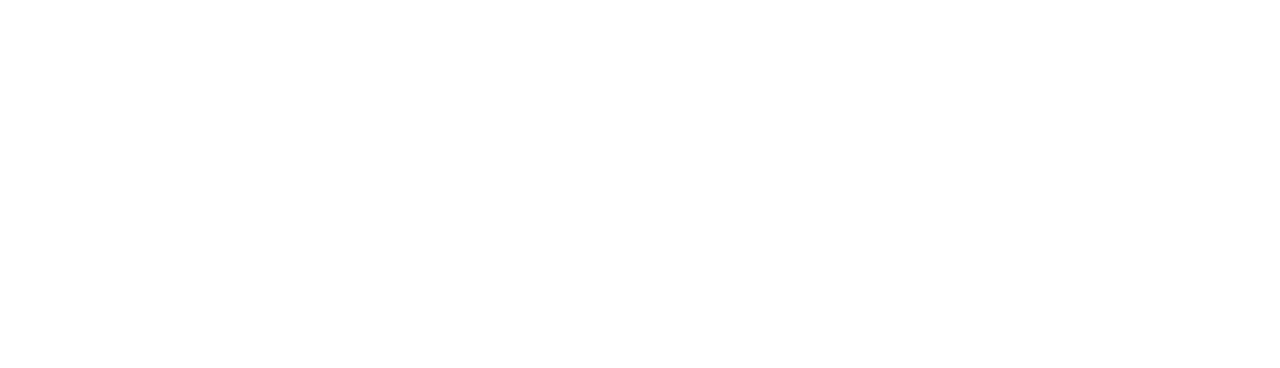
<file: testimonial.html>
<!DOCTYPE html>
<html lang="en">

<head>
    <meta charset="utf-8">
    <title>DGital - Digital Agency HTML Template</title>
    <meta content="width=device-width, initial-scale=1.0" name="viewport">
    <meta content="" name="keywords">
    <meta content="" name="description">

    <!-- Favicon -->
    <link href="img/favicon.ico" rel="icon">

    <!-- Google Web Fonts -->
    <link rel="preconnect" href="https://fonts.googleapis.com">
    <link rel="preconnect" href="https://fonts.gstatic.com" crossorigin>
    <link href="https://fonts.googleapis.com/css2?family=Heebo:wght@400;500&family=Jost:wght@500;600;700&display=swap" rel="stylesheet"> 

    <!-- Icon Font Stylesheet -->
    <link href="https://cdnjs.cloudflare.com/ajax/libs/font-awesome/5.10.0/css/all.min.css" rel="stylesheet">
    <link href="https://cdn.jsdelivr.net/npm/bootstrap-icons@1.4.1/font/bootstrap-icons.css" rel="stylesheet">

    <!-- Libraries Stylesheet -->
    <link href="lib/animate/animate.min.css" rel="stylesheet">
    <link href="lib/owlcarousel/assets/owl.carousel.min.css" rel="stylesheet">
    <link href="lib/lightbox/css/lightbox.min.css" rel="stylesheet">

    <!-- Customized Bootstrap Stylesheet -->
    <link href="css/bootstrap.min.css" rel="stylesheet">

    <!-- Template Stylesheet -->
    <link href="css/style.css" rel="stylesheet">
</head>

<body>
    <div class="container-xxl bg-white p-0">
        <!-- Spinner Start -->
        <div id="spinner" class="show bg-white position-fixed translate-middle w-100 vh-100 top-50 start-50 d-flex align-items-center justify-content-center">
            <div class="spinner-grow text-primary" style="width: 3rem; height: 3rem;" role="status">
                <span class="sr-only">Loading...</span>
            </div>
        </div>
        <!-- Spinner End -->


        <!-- Navbar & Hero Start -->
        <div class="container-xxl position-relative p-0">
            <nav class="navbar navbar-expand-lg navbar-light px-4 px-lg-5 py-3 py-lg-0">
                <a href="" class="navbar-brand p-0">
                    <h1 class="m-0">DGital</h1>
                    <!-- <img src="img/logo.png" alt="Logo"> -->
                </a>
                <button class="navbar-toggler" type="button" data-bs-toggle="collapse" data-bs-target="#navbarCollapse">
                    <span class="fa fa-bars"></span>
                </button>
                <div class="collapse navbar-collapse" id="navbarCollapse">
                    <div class="navbar-nav mx-auto py-0">
                        <a href="index.html" class="nav-item nav-link">Home</a>
                        <a href="about.html" class="nav-item nav-link">About</a>
                        <a href="service.html" class="nav-item nav-link">Service</a>
                        <a href="project.html" class="nav-item nav-link">Project</a>
                        <div class="nav-item dropdown">
                            <a href="#" class="nav-link dropdown-toggle active" data-bs-toggle="dropdown">Pages</a>
                            <div class="dropdown-menu m-0">
                                <a href="team.html" class="dropdown-item">Our Team</a>
                                <a href="testimonial.html" class="dropdown-item active">Testimonial</a>
                                <a href="404.html" class="dropdown-item">404 Page</a>
                            </div>
                        </div>
                        <a href="contact.html" class="nav-item nav-link">Contact</a>
                    </div>
                    <a href="" class="btn rounded-pill py-2 px-4 ms-3 d-none d-lg-block">Get Started</a>
                </div>
            </nav>

            <div class="container-xxl py-5 bg-primary hero-header">
                <div class="container my-5 py-5 px-lg-5">
                    <div class="row g-5 py-5">
                        <div class="col-12 text-center">
                            <h1 class="text-white animated slideInDown">Testimonial</h1>
                            <hr class="bg-white mx-auto mt-0" style="width: 90px;">
                            <nav aria-label="breadcrumb">
                                <ol class="breadcrumb justify-content-center">
                                    <li class="breadcrumb-item"><a class="text-white" href="#">Home</a></li>
                                    <li class="breadcrumb-item"><a class="text-white" href="#">Pages</a></li>
                                    <li class="breadcrumb-item text-white active" aria-current="page">Testimonial</li>
                                </ol>
                            </nav>
                        </div>
                    </div>
                </div>
            </div>
        </div>
        <!-- Navbar & Hero End -->
        

        <!-- Testimonial Start -->
        <div class="container-xxl py-5 wow fadeInUp" data-wow-delay="0.1s">
            <div class="container py-5 px-lg-5">
                <p class="section-title text-secondary justify-content-center"><span></span>Testimonial<span></span></p>
                <h1 class="text-center mb-5">What Say Our Clients!</h1>
                <div class="owl-carousel testimonial-carousel">
                    <div class="testimonial-item bg-light rounded my-4">
                        <p class="fs-5"><i class="fa fa-quote-left fa-4x text-primary mt-n4 me-3"></i>Diam dolor diam ipsum sit. Aliqu diam amet diam et eos. Clita erat ipsum et lorem et sit sed stet lorem sit clita duo justo.</p>
                        <div class="d-flex align-items-center">
                            <img class="img-fluid flex-shrink-0 rounded-circle" src="img/testimonial-1.jpg" style="width: 65px; height: 65px;">
                            <div class="ps-4">
                                <h5 class="mb-1">Client Name</h5>
                                <span>Profession</span>
                            </div>
                        </div>
                    </div>
                    <div class="testimonial-item bg-light rounded my-4">
                        <p class="fs-5"><i class="fa fa-quote-left fa-4x text-primary mt-n4 me-3"></i>Diam dolor diam ipsum sit. Aliqu diam amet diam et eos. Clita erat ipsum et lorem et sit sed stet lorem sit clita duo justo.</p>
                        <div class="d-flex align-items-center">
                            <img class="img-fluid flex-shrink-0 rounded-circle" src="img/testimonial-2.jpg" style="width: 65px; height: 65px;">
                            <div class="ps-4">
                                <h5 class="mb-1">Client Name</h5>
                                <span>Profession</span>
                            </div>
                        </div>
                    </div>
                    <div class="testimonial-item bg-light rounded my-4">
                        <p class="fs-5"><i class="fa fa-quote-left fa-4x text-primary mt-n4 me-3"></i>Diam dolor diam ipsum sit. Aliqu diam amet diam et eos. Clita erat ipsum et lorem et sit sed stet lorem sit clita duo justo.</p>
                        <div class="d-flex align-items-center">
                            <img class="img-fluid flex-shrink-0 rounded-circle" src="img/testimonial-3.jpg" style="width: 65px; height: 65px;">
                            <div class="ps-4">
                                <h5 class="mb-1">Client Name</h5>
                                <span>Profession</span>
                            </div>
                        </div>
                    </div>
                </div>
            </div>
        </div>
        <!-- Testimonial End -->
        

        <!-- Footer Start -->
        <div class="container-fluid bg-primary text-light footer wow fadeIn" data-wow-delay="0.1s">
            <div class="container py-5 px-lg-5">
                <div class="row g-5">
                    <div class="col-md-6 col-lg-3">
                        <p class="section-title text-white h5 mb-4">Address<span></span></p>
                        <p><i class="fa fa-map-marker-alt me-3"></i>123 Street, New York, USA</p>
                        <p><i class="fa fa-phone-alt me-3"></i>+012 345 67890</p>
                        <p><i class="fa fa-envelope me-3"></i>info@example.com</p>
                        <div class="d-flex pt-2">
                            <a class="btn btn-outline-light btn-social" href=""><i class="fab fa-twitter"></i></a>
                            <a class="btn btn-outline-light btn-social" href=""><i class="fab fa-facebook-f"></i></a>
                            <a class="btn btn-outline-light btn-social" href=""><i class="fab fa-instagram"></i></a>
                            <a class="btn btn-outline-light btn-social" href=""><i class="fab fa-linkedin-in"></i></a>
                        </div>
                    </div>
                    <div class="col-md-6 col-lg-3">
                        <p class="section-title text-white h5 mb-4">Quick Link<span></span></p>
                        <a class="btn btn-link" href="">About Us</a>
                        <a class="btn btn-link" href="">Contact Us</a>
                        <a class="btn btn-link" href="">Privacy Policy</a>
                        <a class="btn btn-link" href="">Terms & Condition</a>
                        <a class="btn btn-link" href="">Career</a>
                    </div>
                    <div class="col-md-6 col-lg-3">
                        <p class="section-title text-white h5 mb-4">Gallery<span></span></p>
                        <div class="row g-2">
                            <div class="col-4">
                                <img class="img-fluid" src="img/portfolio-1.jpg" alt="Image">
                            </div>
                            <div class="col-4">
                                <img class="img-fluid" src="img/portfolio-2.jpg" alt="Image">
                            </div>
                            <div class="col-4">
                                <img class="img-fluid" src="img/portfolio-3.jpg" alt="Image">
                            </div>
                            <div class="col-4">
                                <img class="img-fluid" src="img/portfolio-4.jpg" alt="Image">
                            </div>
                            <div class="col-4">
                                <img class="img-fluid" src="img/portfolio-5.jpg" alt="Image">
                            </div>
                            <div class="col-4">
                                <img class="img-fluid" src="img/portfolio-6.jpg" alt="Image">
                            </div>
                        </div>
                    </div>
                    <div class="col-md-6 col-lg-3">
                        <p class="section-title text-white h5 mb-4">Newsletter<span></span></p>
                        <p>Lorem ipsum dolor sit amet elit. Phasellus nec pretium mi. Curabitur facilisis ornare velit non vulpu</p>
                        <div class="position-relative w-100 mt-3">
                            <input class="form-control border-0 rounded-pill w-100 ps-4 pe-5" type="text" placeholder="Your Email" style="height: 48px;">
                            <button type="button" class="btn shadow-none position-absolute top-0 end-0 mt-1 me-2"><i class="fa fa-paper-plane text-primary fs-4"></i></button>
                        </div>
                    </div>
                </div>
            </div>
            <div class="container px-lg-5">
                <div class="copyright">
                    <div class="row">
                        <div class="col-md-6 text-center text-md-start mb-3 mb-md-0">
                            &copy; <a class="border-bottom" href="#">Your Site Name</a>, All Right Reserved. 
							
							<!--/*** This template is free as long as you keep the footer author’s credit link/attribution link/backlink. If you'd like to use the template without the footer author’s credit link/attribution link/backlink, you can purchase the Credit Removal License from "https://htmlcodex.com/credit-removal". Thank you for your support. ***/-->
							Designed By <a class="border-bottom" href="https://htmlcodex.com">HTML Codex</a>
                        </div>
                        <div class="col-md-6 text-center text-md-end">
                            <div class="footer-menu">
                                <a href="">Home</a>
                                <a href="">Cookies</a>
                                <a href="">Help</a>
                                <a href="">FQAs</a>
                            </div>
                        </div>
                    </div>
                </div>
            </div>
        </div>
        <!-- Footer End -->


        <!-- Back to Top -->
        <a href="#" class="btn btn-lg btn-secondary btn-lg-square back-to-top"><i class="bi bi-arrow-up"></i></a>
    </div>

    <!-- JavaScript Libraries -->
    <script src="https://code.jquery.com/jquery-3.4.1.min.js"></script>
    <script src="https://cdn.jsdelivr.net/npm/bootstrap@5.0.0/dist/js/bootstrap.bundle.min.js"></script>
    <script src="lib/wow/wow.min.js"></script>
    <script src="lib/easing/easing.min.js"></script>
    <script src="lib/waypoints/waypoints.min.js"></script>
    <script src="lib/counterup/counterup.min.js"></script>
    <script src="lib/owlcarousel/owl.carousel.min.js"></script>
    <script src="lib/isotope/isotope.pkgd.min.js"></script>
    <script src="lib/lightbox/js/lightbox.min.js"></script>

    <!-- Template Javascript -->
    <script src="js/main.js"></script>
</body>

</html>
</file>
<file: css/style.css>
/********** Template CSS **********/
:root {
  --primary: #006989;
  --secondary: #e88d67;
  --light: #f6f4f9;
  --dark: #04000b;
}

/*** Spinner ***/
#spinner {
  opacity: 0;
  visibility: hidden;
  transition: opacity 0.5s ease-out, visibility 0s linear 0.5s;
  z-index: 99999;
}

#spinner.show {
  transition: opacity 0.5s ease-out, visibility 0s linear 0s;
  visibility: visible;
  opacity: 1;
}

.back-to-top {
  position: fixed;
  display: none;
  right: 45px;
  bottom: 45px;
  z-index: 99;
}

/*** Heading ***/
h1,
h2,
.fw-bold {
  font-weight: 700 !important;
}

h3,
h4,
.fw-semi-bold {
  font-weight: 600 !important;
}

h5,
h6,
.fw-medium {
  font-weight: 500 !important;
}

/*** Button ***/
.btn {
  font-weight: 500;
  transition: 0.5s;
}

.btn:hover {
  box-shadow: 0 0 10px rgba(0, 0, 0, 0.5);
}

.btn-square {
  width: 38px;
  height: 38px;
}

.btn-sm-square {
  width: 32px;
  height: 32px;
}

.btn-lg-square {
  width: 48px;
  height: 48px;
}

.btn-square,
.btn-sm-square,
.btn-lg-square {
  padding: 0;
  display: flex;
  align-items: center;
  justify-content: center;
  font-weight: normal;
  border-radius: 50px;
}

/*** Navbar ***/
.navbar .dropdown-toggle::after {
  border: none;
  content: "\f067";
  font-family: "Font Awesome 5 Free";
  font-size: 10px;
  font-weight: bold;
  vertical-align: middle;
  margin-left: 8px;
}

.navbar-light .navbar-nav .nav-link {
  position: relative;
  margin-right: 25px;
  padding: 35px 0;
  font-family: "Jost", sans-serif;
  font-size: 18px;
  font-weight: 500;
  color: var(--light) !important;
  outline: none;
  transition: 0.5s;
}

.sticky-top.navbar-light .navbar-nav .nav-link {
  padding: 20px 0;
  color: var(--dark) !important;
}

.navbar-light .navbar-nav .nav-link:hover,
.navbar-light .navbar-nav .nav-link.active {
  color: var(--secondary) !important;
}

.navbar-light .navbar-brand h1 {
  color: #ffffff;
  font-size: larger;
}

.navbar-light .navbar-brand img {
  max-height: 60px;
  transition: 0.5s;
}

.sticky-top.navbar-light .navbar-brand img {
  max-height: 45px;
}

@media (max-width: 991.98px) {
  .sticky-top.navbar-light {
    position: relative;
    background: #ffffff;
  }

  .navbar-light .navbar-collapse {
    margin-top: 15px;
    border-top: 1px solid #dddddd;
  }

  .navbar-light .navbar-nav .nav-link,
  .sticky-top.navbar-light .navbar-nav .nav-link {
    padding: 10px 0;
    margin-left: 0;
    color: var(--dark) !important;
  }

  .navbar-light .navbar-brand h1 {
    color: var(--primary);
  }

  .navbar-light .navbar-brand img {
    max-height: 45px;
  }
}

@media (min-width: 992px) {
  .navbar-light {
    position: absolute;
    width: 100%;
    top: 0;
    left: 0;
    border-bottom: 1px solid rgba(256, 256, 256, 0.1);
    z-index: 999;
  }

  .sticky-top.navbar-light {
    position: fixed;
    background: #ffffff;
  }

  .sticky-top.navbar-light .navbar-brand h1 {
    color: var(--primary);
  }

  .navbar-light .navbar-nav .nav-item .dropdown-menu {
    display: block;
    border: none;
    margin-top: 0;
    top: 150%;
    opacity: 0;
    visibility: hidden;
    transition: 0.5s;
  }

  .navbar-light .navbar-nav .nav-item:hover .dropdown-menu {
    top: 100%;
    visibility: visible;
    transition: 0.5s;
    opacity: 1;
  }

  .navbar-light .btn {
    color: var(--dark);
    background: #ffffff;
  }

  .sticky-top.navbar-light .btn {
    color: var(--dark);
    background: var(--secondary);
  }
}

/*** Hero Header ***/
.hero-header {
  margin-bottom: 6rem;
  padding: 18rem 0;
  background: url(../img/blob-top-left.png), url(../img/blob-top-right.png),
    url(../img/blob-bottom-left.png), url(../img/blob-bottom-right.png),
    url(../img/blob-center.png), url(../img/bg-bottom.png);
  background-position: left 0px top 0px, right 0px top 0px, left 0px bottom 0px,
    right 0px bottom 0px, center center, center bottom;
  background-repeat: no-repeat;
}

@media (max-width: 991.98px) {
  .hero-header {
    padding: 6rem 0 9rem 0;
  }
}

/*** Section Title ***/
.section-title {
  position: relative;
  display: flex;
  align-items: center;
  font-weight: 500;
  text-transform: uppercase;
}

.section-title span:first-child,
.section-title span:last-child {
  position: relative;
  display: inline-block;
  margin-right: 30px;
  width: 30px;
  height: 2px;
}

.section-title span:last-child {
  margin-right: 0;
  margin-left: 30px;
}

.section-title span:first-child::after,
.section-title span:last-child::after {
  position: absolute;
  content: "";
  width: 15px;
  height: 2px;
  top: 0;
  right: -20px;
}

.section-title span:last-child::after {
  right: auto;
  left: -20px;
}

.section-title.text-primary span:first-child,
.section-title.text-primary span:last-child,
.section-title.text-primary span:first-child::after,
.section-title.text-primary span:last-child::after {
  background: var(--primary);
}

.section-title.text-secondary span:first-child,
.section-title.text-secondary span:last-child,
.section-title.text-secondary span:first-child::after,
.section-title.text-secondary span:last-child::after {
  background: var(--secondary);
}

.section-title.text-white span:first-child,
.section-title.text-white span:last-child,
.section-title.text-white span:first-child::after,
.section-title.text-white span:last-child::after {
  background: #ffffff;
}

/*** Feature ***/
.feature-item {
  transition: 0.5s;
}

.feature-item:hover {
  margin-top: -15px;
}

/*** About ***/
.progress {
  height: 5px;
}

.progress .progress-bar {
  width: 0px;
  transition: 3s;
}

/*** Fact ***/
.fact {
  margin: 6rem 0;
  background: url(../img/blob-top-left.png), url(../img/blob-top-right.png),
    url(../img/blob-bottom-left.png), url(../img/blob-bottom-right.png),
    url(../img/blob-center.png);
  background-position: left 0px top 0px, right 0px top 0px, left 0px bottom 0px,
    right 0px bottom 0px, center center;
  background-repeat: no-repeat;
}

/*** Service ***/
.service-item {
  position: relative;
  padding: 45px 30px;
  background: var(--light);
  overflow: hidden;
  transition: 0.5s;
}

.service-item:hover {
  margin-top: -15px;
  padding-bottom: 60px;
  background: var(--primary);
}

.service-item .service-icon {
  margin: 0 auto 20px auto;
  width: 100px;
  height: 100px;
  display: flex;
  align-items: center;
  justify-content: center;
  color: var(--light);
  background: url(../img/blob-primary.png) center center no-repeat;
  background-size: contain;
  transition: 0.5s;
}

.service-item:hover .service-icon {
  color: var(--dark);
  background: url(../img/blob-secondary.png) center center no-repeat;
  background-size: contain;
}

.service-item h5,
.service-item p {
  transition: 0.5s;
}

.service-item:hover h5,
.service-item:hover p {
  color: #ffffff;
}

.service-item a.btn {
  position: absolute;
  bottom: -40px;
  left: 50%;
  transform: translateX(-50%);
  color: var(--primary);
  background: #ffffff;
  border-radius: 40px 40px 0 0;
  transition: 0.5s;
  z-index: 1;
}

.service-item a.btn:hover {
  color: var(--dark);
  background: var(--secondary);
}

.service-item:hover a.btn {
  bottom: 0;
}

/*** Project Portfolio ***/
#portfolio-flters li {
  display: inline-block;
  font-weight: 500;
  color: var(--dark);
  cursor: pointer;
  transition: 0.5s;
  border-bottom: 2px solid transparent;
}

#portfolio-flters li:hover,
#portfolio-flters li.active {
  color: var(--primary);
  border-color: var(--primary);
}

.portfolio-item img {
  transition: 0.5s;
}

.portfolio-item:hover img {
  transform: scale(1.1);
}

.portfolio-item .portfolio-overlay {
  position: absolute;
  display: flex;
  align-items: center;
  justify-content: center;
  width: 100%;
  height: 100%;
  top: 0;
  left: 0;
  background: rgba(98, 34, 204, 0.9);
  transition: 0.5s;
  opacity: 0;
}

.portfolio-item:hover .portfolio-overlay {
  opacity: 1;
}

/*** Newsletter ***/
.newsletter {
  margin: 6rem 0;
  background: url(../img/blob-top-left.png), url(../img/blob-top-right.png),
    url(../img/blob-bottom-left.png), url(../img/blob-bottom-right.png),
    url(../img/blob-center.png);
  background-position: left 0px top 0px, right 0px top 0px, left 0px bottom 0px,
    right 0px bottom 0px, center center;
  background-repeat: no-repeat;
}

/*** Testimonial ***/
.testimonial-carousel .testimonial-item {
  padding: 0 30px 30px 30px;
}

.testimonial-carousel .owl-nav {
  display: flex;
  justify-content: center;
}

.testimonial-carousel .owl-nav .owl-prev,
.testimonial-carousel .owl-nav .owl-next {
  margin: 0 12px;
  width: 60px;
  height: 60px;
  display: flex;
  align-items: center;
  justify-content: center;
  color: var(--primary);
  background: var(--light);
  border-radius: 60px;
  font-size: 22px;
  transition: 0.5s;
}

.testimonial-carousel .owl-nav .owl-prev:hover,
.testimonial-carousel .owl-nav .owl-next:hover {
  color: #ffffff;
  background: var(--primary);
  box-shadow: 0 0 10px rgba(0, 0, 0, 0.5);
}

/*** Team ***/
.team-item .btn {
  color: var(--primary);
  background: #ffffff;
}

.team-item .btn:hover {
  color: #ffffff;
  background: var(--primary);
}

/*** Footer ***/
.footer {
  margin-top: 6rem;
  padding-top: 9rem;
  background: url(../img/bg-top.png), url(../img/map.png);
  background-position: center top, center center;
  background-repeat: no-repeat;
}

.footer .btn.btn-social {
  margin-right: 5px;
  width: 40px;
  height: 40px;
  display: flex;
  align-items: center;
  justify-content: center;
  color: var(--light);
  border: 1px solid rgba(256, 256, 256, 0.1);
  border-radius: 40px;
  transition: 0.3s;
}

.footer .btn.btn-social:hover {
  color: var(--primary);
}

.footer .btn.btn-link {
  display: block;
  margin-bottom: 10px;
  padding: 0;
  text-align: left;
  color: var(--light);
  font-weight: normal;
  transition: 0.3s;
}

.footer .btn.btn-link::before {
  position: relative;
  content: "\f105";
  font-family: "Font Awesome 5 Free";
  font-weight: 900;
  margin-right: 10px;
}

.footer .btn.btn-link:hover {
  letter-spacing: 1px;
  box-shadow: none;
  color: var(--secondary);
}

.footer .copyright {
  padding: 25px 0;
  font-size: 14px;
  border-top: 1px solid rgba(256, 256, 256, 0.1);
}

.footer .copyright a {
  color: var(--light);
}

.footer .footer-menu a {
  margin-right: 15px;
  padding-right: 15px;
  border-right: 1px solid rgba(255, 255, 255, 0.1);
}

.footer .footer-menu a:last-child {
  margin-right: 0;
  padding-right: 0;
  border-right: none;
}

.footer .copyright a:hover,
.footer .footer-menu a:hover {
  color: var(--secondary);
}
</file>
